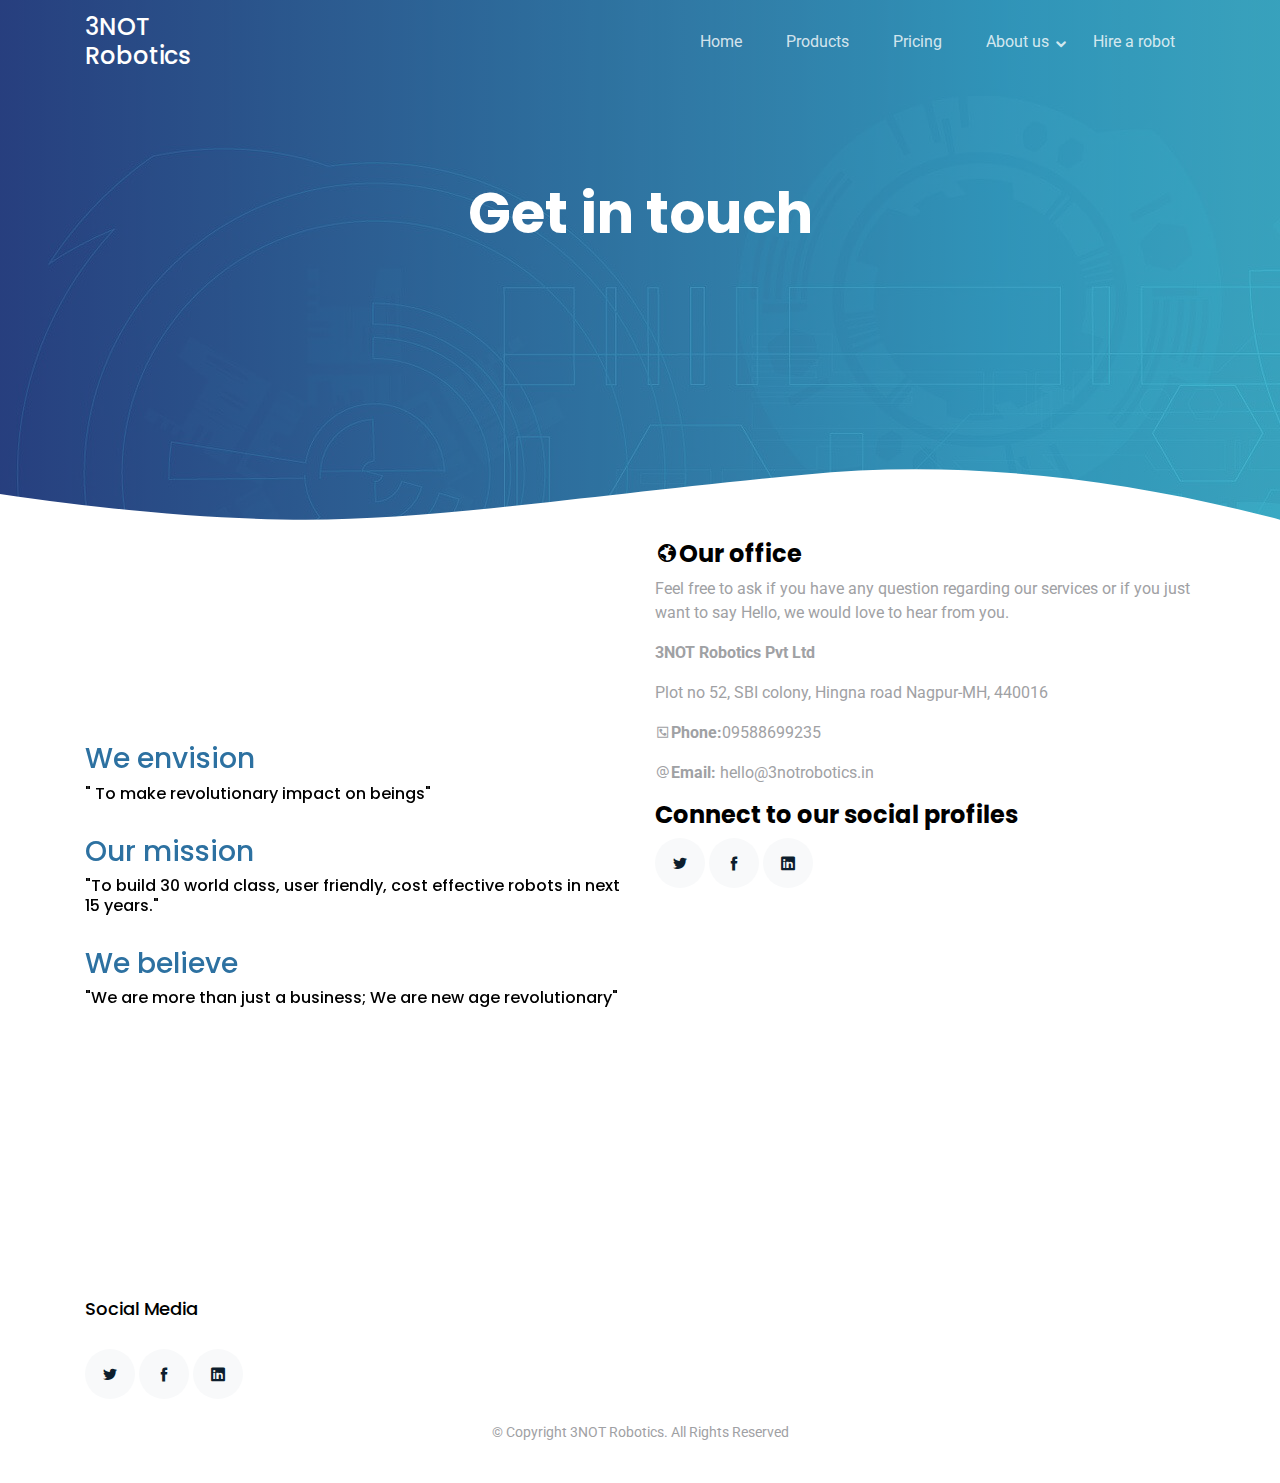
<file: contact.html>
<!DOCTYPE html>
<html lang="en">

<head>
  <meta charset="utf-8">
  <title>Contact-3NOT Robotics</title>
  <meta content="width=device-width, initial-scale=1.0" name="viewport">
  <meta content="" name="keywords">
  <meta content="" name="description">
<!-- Favicons -->
<link href="img/3not-logo.ico" rel="icon">
<link href="img/3not-logo.ico" rel="3not-icon">

  <!-- Google Fonts -->
  <link href="https://fonts.googleapis.com/css?family=Poppins:300,400,700|Roboto:300,400,700&display=swap"
    rel="stylesheet">

  <!-- Bootstrap CSS File -->
  <link href="vendor/bootstrap/css/bootstrap.min.css" rel="stylesheet">

  <!-- Vendor CSS Files -->
  <link href="vendor/icofont/icofont.min.css" rel="stylesheet">
  <link href="vendor/line-awesome/css/line-awesome.min.css" rel="stylesheet">
  <link href="vendor/aos/aos.css" rel="stylesheet">
  <link href="vendor/owlcarousel/assets/owl.carousel.min.css" rel="stylesheet">

  <!-- Template Main CSS File -->
  <link href="css/style.css" rel="stylesheet">


</head>

<body>

  <div class="site-wrap">

    <div class="site-mobile-menu site-navbar-target">
      <div class="site-mobile-menu-header">
        <div class="site-mobile-menu-close mt-3">
          <span class="icon-close2 js-menu-toggle"></span>
        </div>
      </div>
      <div class="site-mobile-menu-body"></div>
    </div>

    <header class="site-navbar js-sticky-header site-navbar-target" role="banner">

      <div class="container">
        <div class="row align-items-center">

          <div class="col-6 col-lg-2">
            <h1 class="mb-0 site-logo"><a href="index.html" class="mb-0">3NOT Robotics</a></h1>
          </div>

          <div class="col-12 col-md-10 d-none d-lg-block">
            <nav class="site-navigation position-relative text-right" role="navigation">

              <ul class="site-menu main-menu js-clone-nav mr-auto d-none d-lg-block">
                <li><a href="index.html" class="nav-link">Home</a></li>
                <li><a href="products.html" class="nav-link">Products</a></li>
                <li><a href="pricing.html" class="nav-link">Pricing</a></li>

                <li class="has-children">
                  <a href="#" class="nav-link">About us</a>
                  <ul class="dropdown">
                    <li><a href="gallery.html" class="nav-link">Gallery</a></li>
                    <li class="active"><a href="contact.html" class="nav-link">Contact</a></li>
                    <li><a href="team.html" class="nav-link">Team</a></li>
                    <li><a href="https://www.linkedin.com/company/3-not/?viewAsMember=true" target="-blank"
                        class="nav-link">News</a></li>
                  </ul>
                </li>
                <li><a href="hirearobot.html" class="nav-link">Hire a robot</a></li>
              </ul>
            </nav>
          </div>


          <div class="col-6 d-inline-block d-lg-none ml-md-0 py-3" style="position: relative; top: 3px;">

            <a href="#" class="burger site-menu-toggle js-menu-toggle" data-toggle="collapse"
              data-target="#main-navbar">
              <span></span>
            </a>
          </div>

        </div>
      </div>

    </header>


    <main id="main">
      <div class="hero-section inner-page">
        <div class="wave">

          <svg width="1920px" height="265px" viewBox="0 0 1920 265" version="1.1" xmlns="http://www.w3.org/2000/svg"
            xmlns:xlink="http://www.w3.org/1999/xlink">
            <g id="Page-1" stroke="none" stroke-width="1" fill="none" fill-rule="evenodd">
              <g id="Apple-TV" transform="translate(0.000000, -402.000000)" fill="#FFFFFF">
                <path
                  d="M0,439.134243 C175.04074,464.89273 327.944386,477.771974 458.710937,477.771974 C654.860765,477.771974 870.645295,442.632362 1205.9828,410.192501 C1429.54114,388.565926 1667.54687,411.092417 1920,477.771974 L1920,667 L1017.15166,667 L0,667 L0,439.134243 Z"
                  id="Path"></path>
              </g>
            </g>
          </svg>

        </div>

        <div class="container">
          <div class="row align-items-center">
            <div class="col-12">
              <div class="row justify-content-center">
                <div class="col-md-7 text-center hero-text">
                  <h1 data-aos="fade-up" data-aos-delay="">Get in touch</h1>

                </div>
              </div>
            </div>
          </div>
        </div>

      </div>

      <div class="container">
        <div class="row align-items-center">
          <div class="col-12">
            <div class="row justify-content-center">
              <div class="col-md-7 text-center hero-text">


              </div>
            </div>
          </div>
        </div>
      </div>

      <div class="container">

        <div class="row align-items-center">
          <div class="col-md-6" data-aos="fade-right">
            <h3 class="text-primary">We envision</h3>
            <h6>" To make revolutionary impact on beings"</h6>
            <br>
            <h3 class="text-primary">Our mission</h3>
            <h6>"To build 30 world class, user friendly, cost effective robots in next 15 years." </h6>
            <br>
            <h3 class="text-primary">We believe</h3>
            <h6>"We are more than just a business; We are new age revolutionary"</h6>
          </div>
          <div class="col-md-6 ml-auto order-2">

            <h4><i class="icon la la-globe"></i><strong>Our office</strong></h4>
            <p>
              Feel free to ask if you have any question regarding our services or if you just want to say Hello, we
              would love to hear from you.
            </p>
            <div class="dotted_line">

              <p>
                <strong>3NOT Robotics Pvt Ltd</strong>
              </p>
              <p>
                Plot no 52, SBI colony, Hingna road Nagpur-MH, 440016
              </p>
              <p>
                <span><i class="icon la la-phone-square"></i><strong>Phone:</strong>09588699235</span>
              </p>

              <p>
                <span><i class="icon la la-at"></i><strong>Email:</strong> hello@3notrobotics.in</span>
              </p>
              <div class="dotted_line">
              </div>

              <h4><i class="icon-group"></i><strong>Connect to our social profiles</strong></h4>
              <div>
                <p class="social">
                  <a href="https://twitter.com/3notRobotics?s=20"><span class="icofont-twitter"></span></a>
                  <a href="#"><span class="icofont-facebook"></span></a>
                  <a href="https://www.linkedin.com/company/3-not/?viewAsMember=true"><span
                      class="icofont-linkedin"></span></a>

                </p>

              </div>
              <div>
                <iframe
                  src="https://www.google.com/maps/embed?pb=!1m18!1m12!1m3!1d3721.80550881301!2d79.01838885010442!3d21.120318785879917!2m3!1f0!2f0!3f0!3m2!1i1024!2i768!4f13.1!3m3!1m2!1s0x0%3A0x0!2s21.1203188%2C79.0205829!5e0!3m2!1sen!2sin!4v1563451363714!5m2!1sen!2sin"
                  width="100%" height="300" frameborder="0" style="border:0" allowfullscreen></iframe>
              </div>
            </div>
          </div>
        </div>
      </div>
  </div>

  </div>
  </div>

  </main>
  <footer class="footer" role="contentinfo">
    <div class="container">
      <div class="row">
        <div class="col-md-4 mb-4 mb-md-0">
          <h3>Social Media</h3>
          <div>
            <p class="social">
              <a href="https://twitter.com/3notRobotics?s=20"><span class="icofont-twitter"></span></a>
              <a href="#"><span class="icofont-facebook"></span></a>
              <a href="https://www.linkedin.com/company/3-not/?viewAsMember=true"><span
                  class="icofont-linkedin"></span></a>
            </p>

          </div>
        </div>

      </div>
      <div class="row justify-content-center text-center">
        <div class="col-md-7">
          <p class="copyright">&copy; Copyright 3NOT Robotics. All Rights Reserved</p>

        </div>
      </div>

    </div>
  </footer></div> <!-- .site-wrap -->

  <!-- Vendor JS Files -->
  <script src="vendor/jquery/jquery.min.js"></script>
  <script src="vendor/jquery/jquery-migrate.min.js"></script>
  <script src="vendor/bootstrap/js/bootstrap.min.js"></script>
  <script src="vendor/easing/easing.min.js"></script>
  <script src="vendor/php-email-form/validate.js"></script>
  <script src="vendor/sticky/sticky.js"></script>
  <script src="vendor/aos/aos.js"></script>
  <script src="vendor/owlcarousel/owl.carousel.min.js"></script>

  <!-- Template Main JS File -->
  <script src="js/main.js"></script>

</body>

</html>
</file>
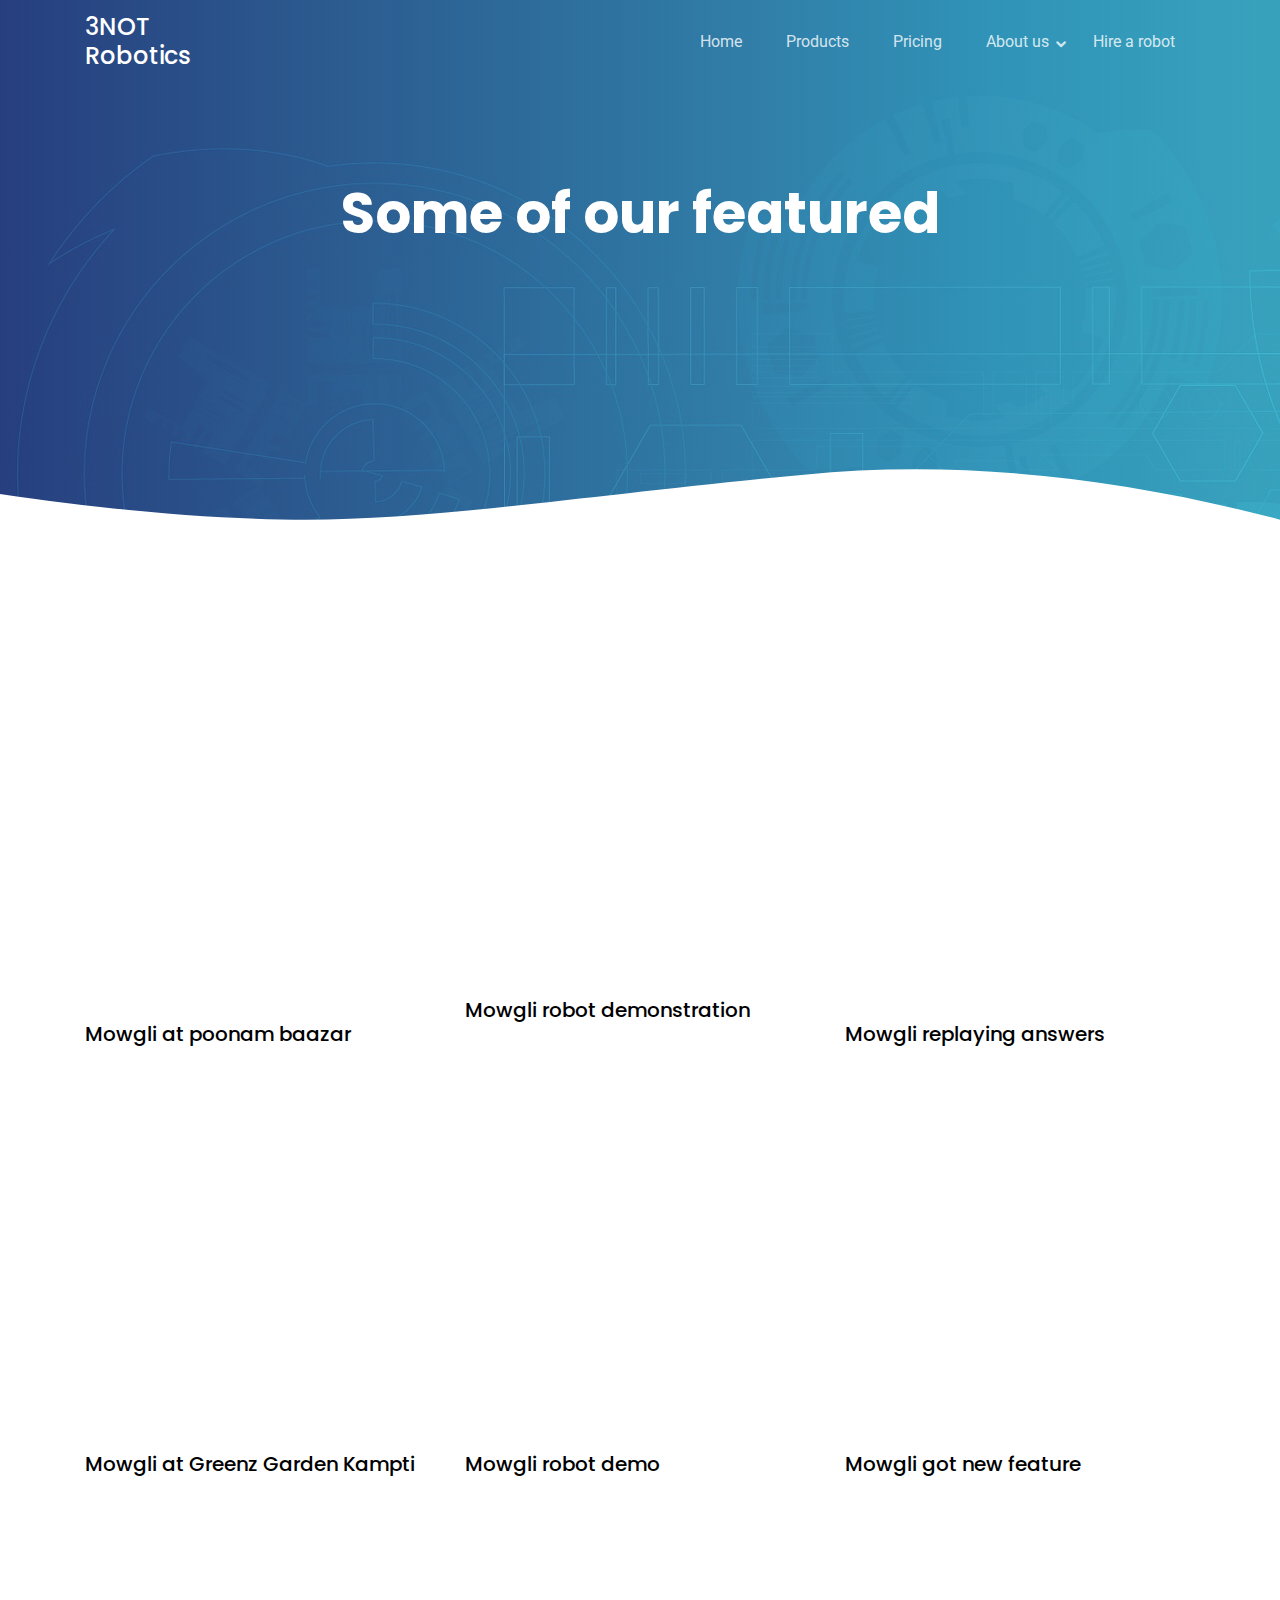
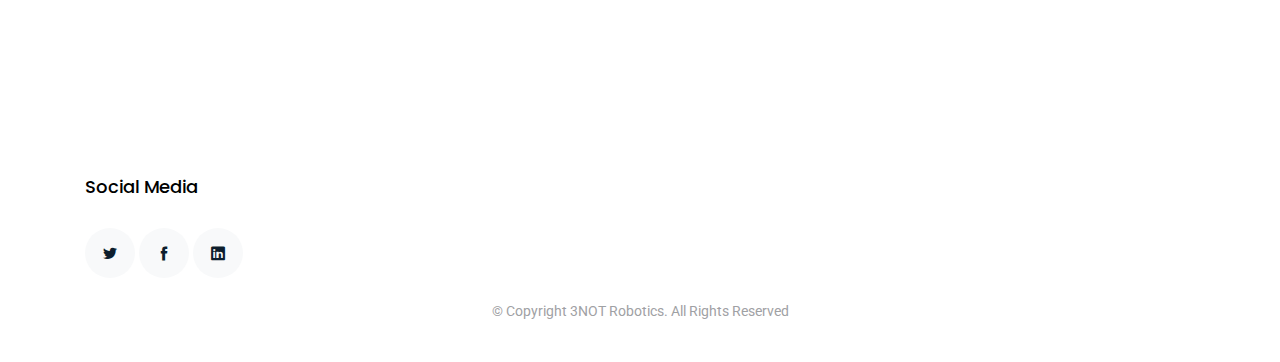
<file: gallery.html>
<!DOCTYPE html>
<html lang="en">

<head>
  <meta charset="utf-8">
  <title>Gallery-3NOT Robotics</title>
  <meta content="width=device-width, initial-scale=1.0" name="viewport">
  <meta content="" name="keywords">
  <meta content="" name="description">

  <!-- Favicons -->
  <link href="img/3not-logo.ico" rel="icon">
  <link href="img/3not-logo.ico" rel="3not-icon">

  <!-- Google Fonts -->
  <link href="https://fonts.googleapis.com/css?family=Poppins:300,400,700|Roboto:300,400,700&display=swap"
    rel="stylesheet">

  <!-- Bootstrap CSS File -->
  <link href="vendor/bootstrap/css/bootstrap.min.css" rel="stylesheet">

  <!-- Vendor CSS Files -->
  <link href="vendor/icofont/icofont.min.css" rel="stylesheet">
  <link href="vendor/line-awesome/css/line-awesome.min.css" rel="stylesheet">
  <link href="vendor/aos/aos.css" rel="stylesheet">
  <link href="vendor/owlcarousel/assets/owl.carousel.min.css" rel="stylesheet">

  <!-- Template Main CSS File -->
  <link href="css/style.css" rel="stylesheet">

  <!-- =======================================================
    Template Name: SoftLand
    Template URL: https://bootstrapmade.com/softland-bootstrap-app-landing-page-template/
    Author: BootstrapMade.com
    Author URL: https://bootstrapmade.com/
  ======================================================= -->
</head>

<body>

  <div class="site-wrap">

    <div class="site-mobile-menu site-navbar-target">
      <div class="site-mobile-menu-header">
        <div class="site-mobile-menu-close mt-3">
          <span class="icofont-close js-menu-toggle"></span>
        </div>
      </div>
      <div class="site-mobile-menu-body"></div>
    </div>

    <header class="site-navbar js-sticky-header site-navbar-target" role="banner">

      <div class="container">
        <div class="row align-items-center">

          <div class="col-6 col-lg-2">
            <h1 class="mb-0 site-logo"><a href="index.html" class="mb-0">3NOT Robotics</a></h1>
          </div>

          <div class="col-12 col-md-10 d-none d-lg-block">
            <nav class="site-navigation position-relative text-right" role="navigation">

              <ul class="site-menu main-menu js-clone-nav mr-auto d-none d-lg-block">
                <li><a href="index.html" class="nav-link">Home</a></li>
                <li><a href="products.html" class="nav-link">Products</a></li>
                <li><a href="pricing.html" class="nav-link">Pricing</a></li>

                <li class="has-children">
                  <a href="#" class="nav-link">About us</a>
                  <ul class="dropdown">
                    <li><a href="gallery.html" class="active" class="nav-link">Gallery</a></li>
                    <li><a href="contact.html" class="nav-link">Contact</a></li>
                    <li><a href="team.html" class="nav-link">Team</a></li>
                    <li><a href="https://www.linkedin.com/company/3-not/?viewAsMember=true" class="nav-link">News</a>
                    </li>
                  </ul>
                </li>
                <li><a href="hirearobot.html" class="nav-link">Hire a robot</a></li>
              </ul>
            </nav>
          </div>

          <div class="col-6 d-inline-block d-lg-none ml-md-0 py-3" style="position: relative; top: 3px;">

            <a href="#" class="burger site-menu-toggle js-menu-toggle" data-toggle="collapse"
              data-target="#main-navbar">
              <span></span>
            </a>
          </div>

        </div>
      </div>

    </header>


    <main id="main">
      <div class="hero-section inner-page">
        <div class="wave">

          <svg width="1920px" height="265px" viewBox="0 0 1920 265" version="1.1" xmlns="http://www.w3.org/2000/svg"
            xmlns:xlink="http://www.w3.org/1999/xlink">
            <g id="Page-1" stroke="none" stroke-width="1" fill="none" fill-rule="evenodd">
              <g id="Apple-TV" transform="translate(0.000000, -402.000000)" fill="#FFFFFF">
                <path
                  d="M0,439.134243 C175.04074,464.89273 327.944386,477.771974 458.710937,477.771974 C654.860765,477.771974 870.645295,442.632362 1205.9828,410.192501 C1429.54114,388.565926 1667.54687,411.092417 1920,477.771974 L1920,667 L1017.15166,667 L0,667 L0,439.134243 Z"
                  id="Path"></path>
              </g>
            </g>
          </svg>

        </div>

        <div class="container">
          <div class="row align-items-center">
            <div class="col-12">
              <div class="row justify-content-center">
                <div class="col-md-7 text-center hero-text">
                  <h1 data-aos="fade-up" data-aos-delay="">Some of our featured</h1>
                </div>
              </div>
            </div>
          </div>
        </div>

      </div>



      <div class="site-section">
        <div class="container">
          <div class="row mb-5">
            <div class="col-md-4">
              <div class="post-entry">
                <a href="blog-single.html" class="d-block mb-4">
                  <br>
                  <iframe width="100%" height="315" src="https://www.youtube.com/embed/j-i31cAx9KM" frameborder="0"
                    allow="accelerometer; autoplay; encrypted-media; gyroscope; picture-in-picture"
                    allowfullscreen></iframe></a>
                <div class="post-text">
                  <h3><a href="#">Mowgli at poonam baazar</a></h3>
                </div>
              </div>
            </div>
            <div class="col-md-4">
              <div class="post-entry">
                <a href="blog-single.html" class="d-block mb-4"></a>
                <iframe width="100%" height="315" src="https://www.youtube.com/embed/BcdkTfeKXG8" frameborder="0"
                  allow="accelerometer; autoplay; encrypted-media; gyroscope; picture-in-picture"
                  allowfullscreen></iframe></a>
                <div class="post-text">
                  <h3><a href="#">Mowgli robot demonstration</a></h3>
                </div>
              </div>
            </div>
            <div class="col-md-4">
              <div class="post-entry">
                <a href="blog-single.html" class="d-block mb-4">
                  <br>
                  <iframe width="100%" height="315" src="https://www.youtube.com/embed/jGikIeVQJUE" frameborder="0"
                    allow="accelerometer; autoplay; encrypted-media; gyroscope; picture-in-picture"
                    allowfullscreen></iframe>
                </a>
                <div class="post-text">
                  <h3><a href="#">Mowgli replaying answers</a></h3>
                </div>
              </div>
            </div>

            <div class="col-md-4">
              <div class="post-entry">
                <a href="blog-single.html" class="d-block mb-4">
                  <iframe width="100%" height="315" src="https://www.youtube.com/embed/_izn4R3NJVc" frameborder="0"
                    allow="accelerometer; autoplay; encrypted-media; gyroscope; picture-in-picture"
                    allowfullscreen></iframe>
                </a>
                <div class="post-text">
                  <h3><a href="#">Mowgli at Greenz Garden Kampti</a></h3>
                </div>
              </div>
            </div>
            <div class="col-md-4">
              <div class="post-entry">
                <a href="blog-single.html" class="d-block mb-4">
                  <iframe width="100%" height="315" src="https://www.youtube.com/embed/v6ceO0R0m4Q" frameborder="0"
                    allow="accelerometer; autoplay; encrypted-media; gyroscope; picture-in-picture"
                    allowfullscreen></iframe>
                </a>
                <div class="post-text">
                  <h3><a href="#">Mowgli robot demo</a></h3>
                </div>
              </div>
            </div>
            <div class="col-md-4">
              <div class="post-entry">
                <a href="blog-single.html" class="d-block mb-4">
                  <iframe width="100%" height="315" src="https://www.youtube.com/embed/GONnywHtuBc" frameborder="0"
                    allow="accelerometer; autoplay; encrypted-media; gyroscope; picture-in-picture"
                    allowfullscreen></iframe>
                </a>
                <div class="post-text">
                  <h3><a href="#">Mowgli got new feature</a></h3>
                </div>
              </div>
            </div>

          </div>


        </div>
      </div>


    </main>
    <footer class="footer" role="contentinfo">
      <div class="container">
        <div class="row">
          <div class="col-md-4 mb-4 mb-md-0">
            <h3>Social Media</h3>
            <div>
              <p class="social">
                <a href="https://twitter.com/3notRobotics?s=20"><span class="icofont-twitter"></span></a>
                <a href="#"><span class="icofont-facebook"></span></a>
                <a href="https://www.linkedin.com/company/3-not/?viewAsMember=true"><span
                    class="icofont-linkedin"></span></a>
              </p>

            </div>
          </div>

        </div>
        <div class="row justify-content-center text-center">
          <div class="col-md-7">
            <p class="copyright">&copy; Copyright 3NOT Robotics. All Rights Reserved</p>

          </div>
        </div>

      </div>
    </footer></div> <!-- .site-wrap -->

  <!-- Vendor JS Files -->
  <script src="vendor/jquery/jquery.min.js"></script>
  <script src="vendor/jquery/jquery-migrate.min.js"></script>
  <script src="vendor/bootstrap/js/bootstrap.min.js"></script>
  <script src="vendor/easing/easing.min.js"></script>
  <script src="vendor/php-email-form/validate.js"></script>
  <script src="vendor/sticky/sticky.js"></script>
  <script src="vendor/aos/aos.js"></script>
  <script src="vendor/owlcarousel/owl.carousel.min.js"></script>

  <!-- Template Main JS File -->
  <script src="js/main.js"></script>

</body>

</html>
</file>
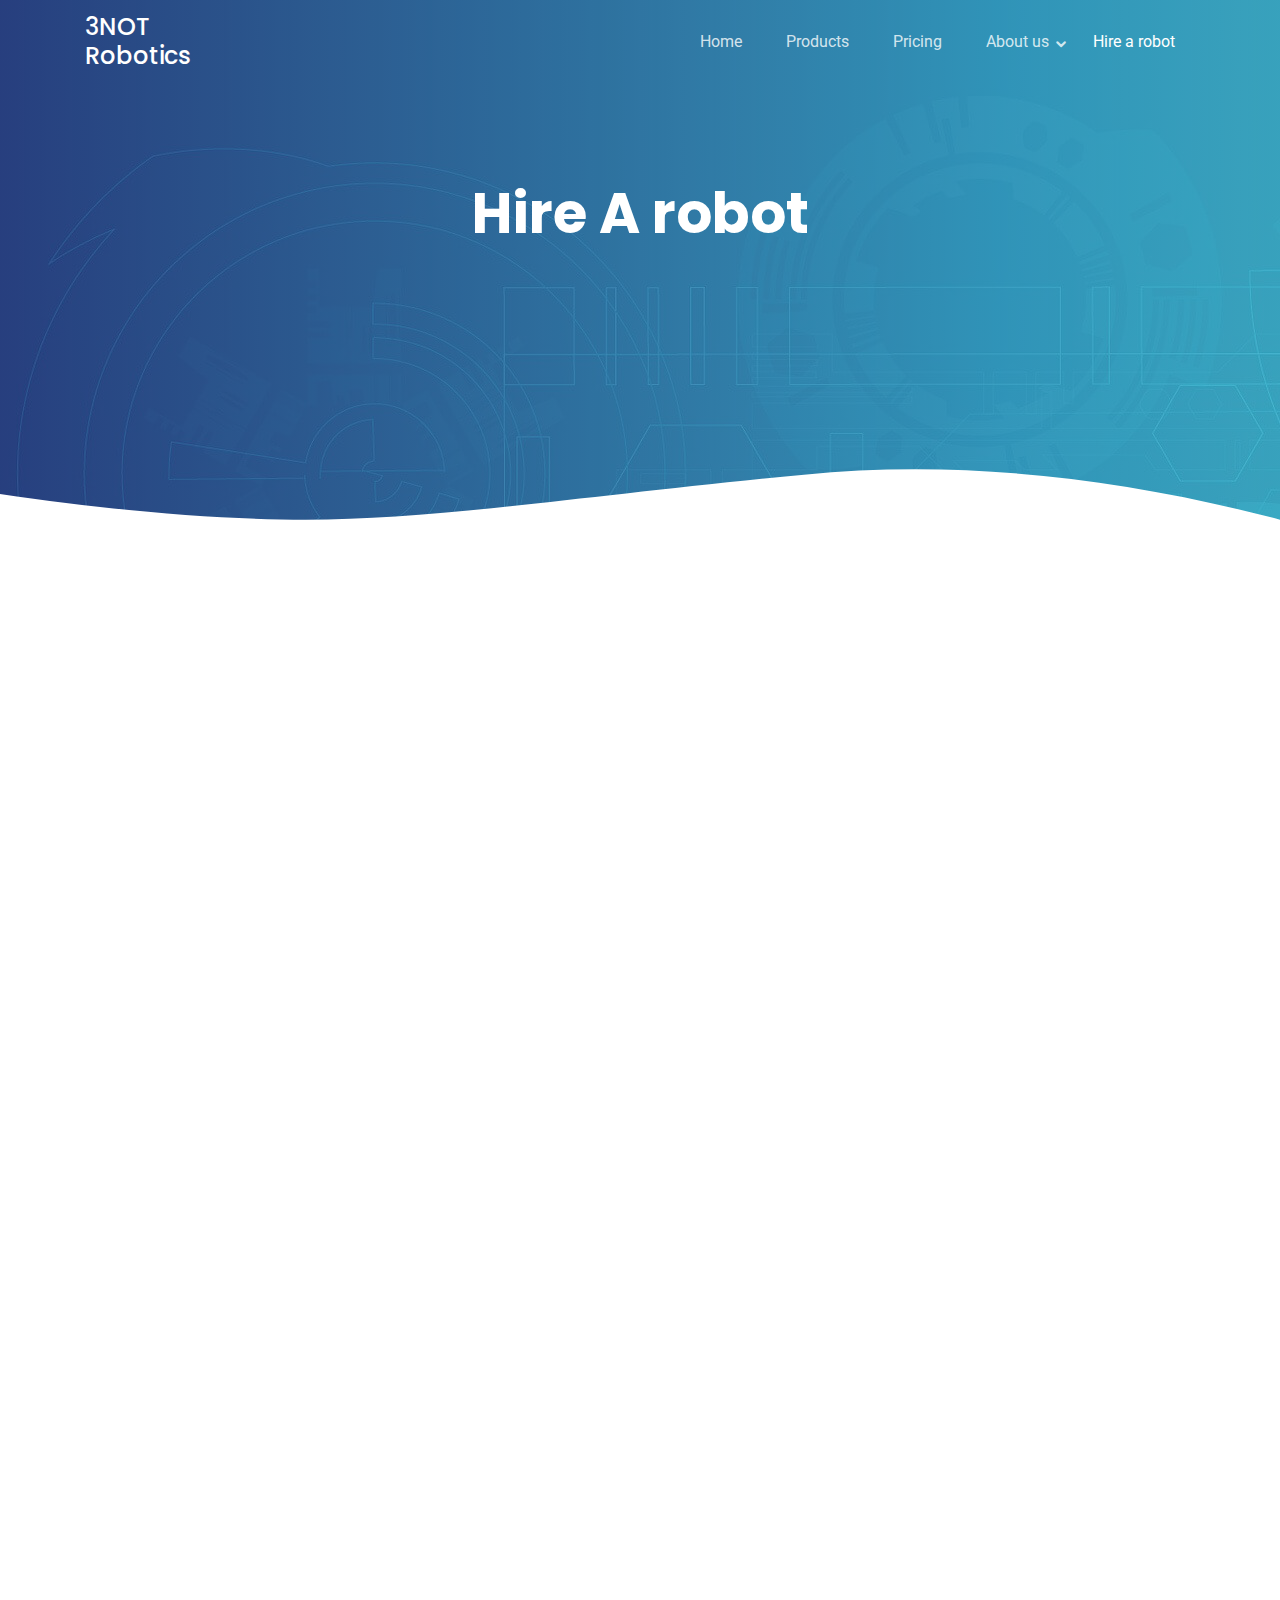
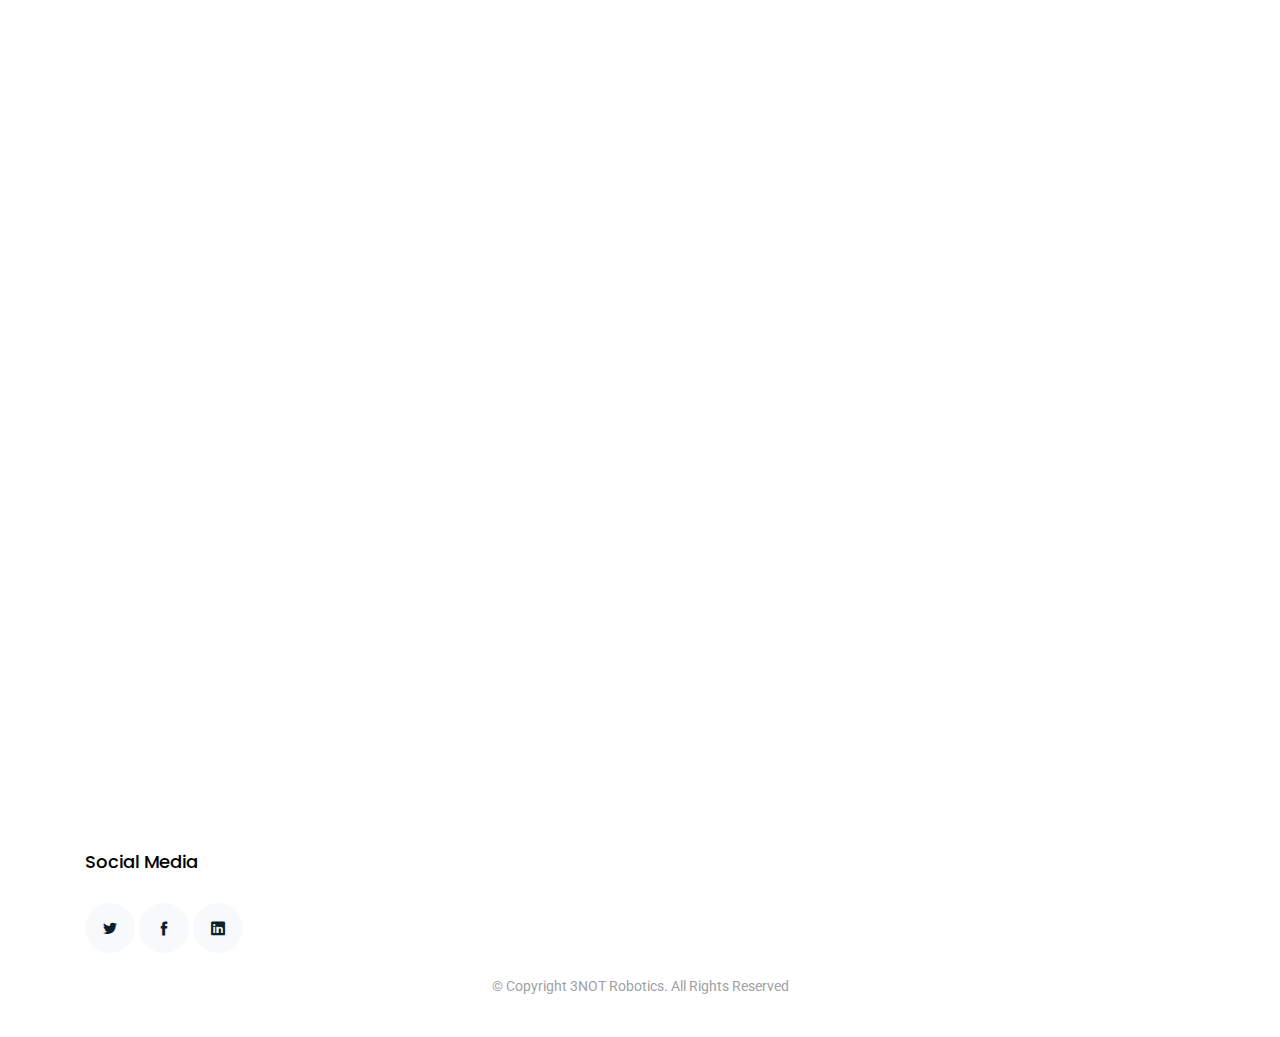
<file: hirearobot.html>
<!DOCTYPE html>
<html lang="en">

<head>
  <meta charset="utf-8">
  <title>HireRobot-3NOT Robotics</title>
  <meta content="width=device-width, initial-scale=1.0" name="viewport">
  <meta content="" name="keywords">
  <meta content="" name="description">

 <!-- Favicons -->
 <link href="img/3not-logo.ico" rel="icon">
 <link href="img/3not-logo.ico" rel="3not-icon">
  <!-- Google Fonts -->
  <link href="https://fonts.googleapis.com/css?family=Poppins:300,400,700|Roboto:300,400,700&display=swap"
    rel="stylesheet">

  <!-- Bootstrap CSS File -->
  <link href="vendor/bootstrap/css/bootstrap.min.css" rel="stylesheet">

  <!-- Vendor CSS Files -->
  <link href="vendor/icofont/icofont.min.css" rel="stylesheet">
  <link href="vendor/line-awesome/css/line-awesome.min.css" rel="stylesheet">
  <link href="vendor/aos/aos.css" rel="stylesheet">
  <link href="vendor/owlcarousel/assets/owl.carousel.min.css" rel="stylesheet">

  <!-- Template Main CSS File -->
  <link href="css/style.css" rel="stylesheet">


</head>

<body>

  <div class="site-wrap">

    <div class="site-mobile-menu site-navbar-target">
      <div class="site-mobile-menu-header">
        <div class="site-mobile-menu-close mt-3">
          <span class="icofont-close js-menu-toggle"></span>
        </div>
      </div>
      <div class="site-mobile-menu-body"></div>
    </div>

    <header class="site-navbar js-sticky-header site-navbar-target" role="banner">

      <div class="container">
        <div class="row align-items-center">

          <div class="col-6 col-lg-2">
            <h1 class="mb-0 site-logo"><a href="index.html" class="mb-0">3NOT Robotics</a></h1>
          </div>

          <div class="col-12 col-md-10 d-none d-lg-block">
            <nav class="site-navigation position-relative text-right" role="navigation">

              <ul class="site-menu main-menu js-clone-nav mr-auto d-none d-lg-block">
                <li><a href="index.html" class="nav-link">Home</a></li>
                <li><a href="products.html" class="nav-link">Products</a></li>
                <li><a href="pricing.html" class="nav-link">Pricing</a></li>

                <li class="has-children">
                  <a href="" class="nav-link">About us</a>
                  <ul class="dropdown">
                    <li><a href="gallery.html" class="nav-link">Gallery</a></li>
                    <li><a href="contact.html" class="nav-link">Contact</a></li>
                    <li><a href="team.html" class="nav-link">Team</a></li>
                    <li><a href="https://www.linkedin.com/company/3-not/?viewAsMember=true" target="-blank"
                        class="nav-link">News</a></li>
                  </ul>
                </li>
                <li class="active"><a href="hirearobot.html" class="nav-link">Hire a robot</a></li>
              </ul>
            </nav>
          </div>


          <div class="col-6 d-inline-block d-lg-none ml-md-0 py-3" style="position: relative; top: 3px;">

            <a href="#" class="burger site-menu-toggle js-menu-toggle" data-toggle="collapse"
              data-target="#main-navbar">
              <span></span>
            </a>
          </div>

        </div>
      </div>

    </header>


    <main id="main">
      <div class="hero-section inner-page">
        <div class="wave">

          <svg width="1920px" height="265px" viewBox="0 0 1920 265" version="1.1">
            <g id="Page-1" stroke="none" stroke-width="1" fill="none" fill-rule="evenodd">
              <g id="Apple-TV" transform="translate(0.000000, -402.000000)" fill="#FFFFFF">
                <path
                  d="M0,439.134243 C175.04074,464.89273 327.944386,477.771974 458.710937,477.771974 C654.860765,477.771974 870.645295,442.632362 1205.9828,410.192501 C1429.54114,388.565926 1667.54687,411.092417 1920,477.771974 L1920,667 L1017.15166,667 L0,667 L0,439.134243 Z"
                  id="Path"></path>
              </g>
            </g>
          </svg>

        </div>

        <div class="container">
          <div class="row align-items-center">
            <div class="col-12">
              <div class="row justify-content-center">
                <div class="col-md-10 text-center hero-text">
                  <h1 data-aos="fade-up" data-aos-delay="">Hire A robot</h1>
                </div>
              </div>
            </div>
          </div>
        </div>

      </div>



      <section class="site-section">
        <div class="container">
          <div class="row">
            <div class="col-12">
              <div class="aligncenter">
                <iframe
                  src="https://docs.google.com/forms/d/e/1FAIpQLScVCzCOgCjOhV8h8XqsTqYBXmIu_jz_P-XyDLqyJnkC9p96Qg/viewform?embedded=true"
                  width="100%" height="1600px" frameborder="0" marginheight="0" marginwidth="0">Loading…</iframe>
              </div>
            </div>
          </div>
        </div>

      </section>





    </main>
    <footer class="footer" role="contentinfo">
      <div class="container">
        <div class="row">
          <div class="col-md-4 mb-4 mb-md-0">
            <h3>Social Media</h3>
            <div>
              <p class="social">
                <a href="https://twitter.com/3notRobotics?s=20"><span class="icofont-twitter"></span></a>
                <a href="#"><span class="icofont-facebook"></span></a>
                <a href="https://www.linkedin.com/company/3-not/?viewAsMember=true"><span
                    class="icofont-linkedin"></span></a>
              </p>

            </div>
          </div>

        </div>
        <div class="row justify-content-center text-center">
          <div class="col-md-7">
            <p class="copyright">&copy; Copyright 3NOT Robotics. All Rights Reserved</p>

          </div>
        </div>

      </div>
    </footer></div> <!-- .site-wrap -->

  <!-- Vendor JS Files -->
  <script src="vendor/jquery/jquery.min.js"></script>
  <script src="vendor/jquery/jquery-migrate.min.js"></script>
  <script src="vendor/bootstrap/js/bootstrap.min.js"></script>
  <script src="vendor/easing/easing.min.js"></script>
  <script src="vendor/php-email-form/validate.js"></script>
  <script src="vendor/sticky/sticky.js"></script>
  <script src="vendor/aos/aos.js"></script>
  <script src="vendor/owlcarousel/owl.carousel.min.js"></script>

  <!-- Template Main JS File -->
  <script src="js/main.js"></script>

</body>

</html>
</file>
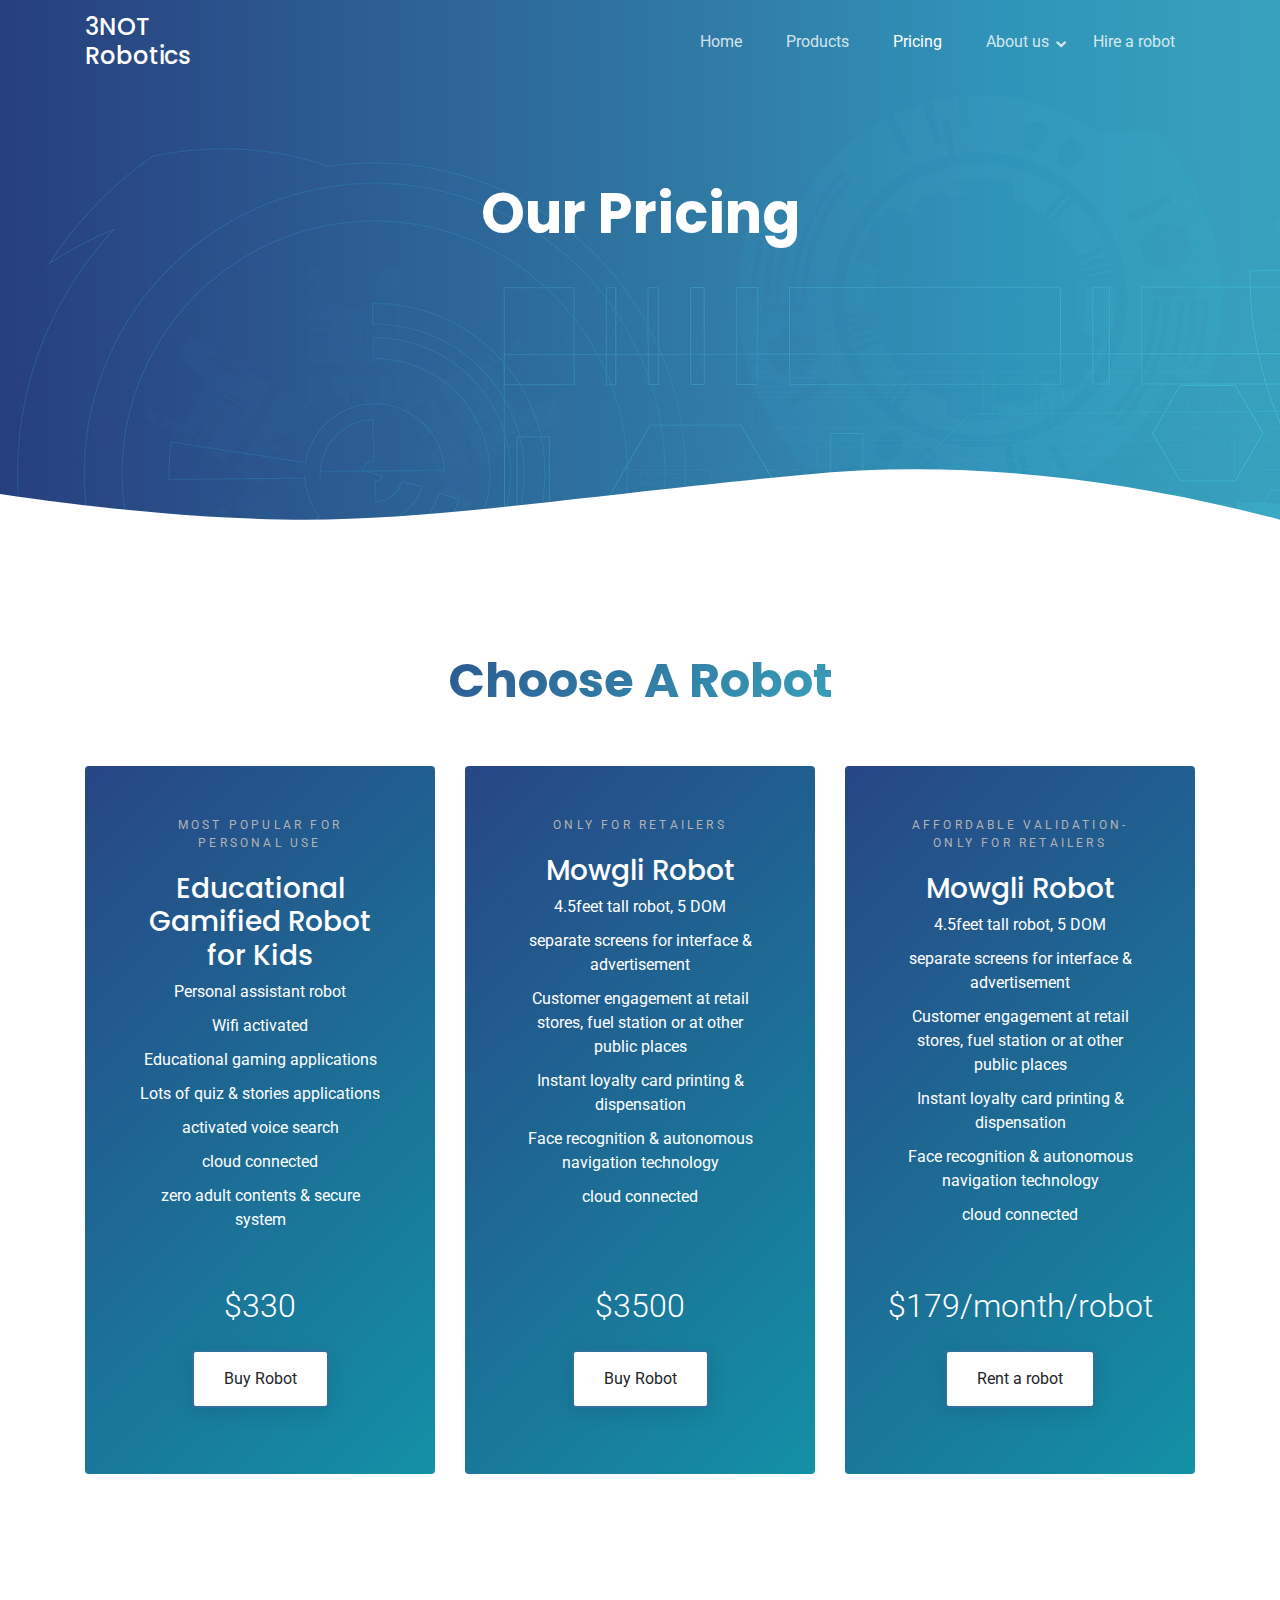
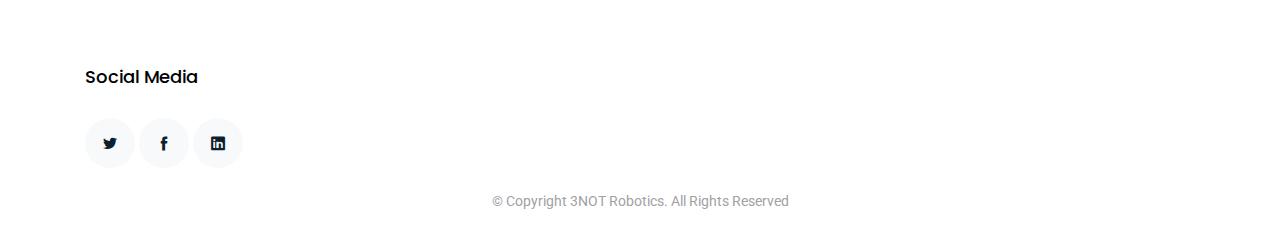
<file: pricing.html>
<!DOCTYPE html>
<html lang="en">
<head>
  <meta charset="utf-8">
  <title>Pricing - 3NOT Robotics</title>
  <meta content="width=device-width, initial-scale=1.0" name="viewport">
  <meta content="" name="keywords">
  <meta content="" name="description">

 <!-- Favicons -->
 <link href="img/3not-logo.ico" rel="icon">
 <link href="img/3not-logo.ico" rel="3not-icon">
  <!-- Google Fonts -->
  <link href="https://fonts.googleapis.com/css?family=Poppins:300,400,700|Roboto:300,400,700&display=swap" rel="stylesheet">

  <!-- Bootstrap CSS File -->
  <link href="vendor/bootstrap/css/bootstrap.min.css" rel="stylesheet">

  <!-- Vendor CSS Files -->
  <link href="vendor/icofont/icofont.min.css" rel="stylesheet">
  <link href="vendor/line-awesome/css/line-awesome.min.css" rel="stylesheet">
  <link href="vendor/aos/aos.css" rel="stylesheet">
  <link href="vendor/owlcarousel/assets/owl.carousel.min.css" rel="stylesheet">

  <!-- Template Main CSS File -->
  <link href="css/style.css" rel="stylesheet">

  </head>

<body>
    
  <div class="site-wrap">

    <div class="site-mobile-menu site-navbar-target">
      <div class="site-mobile-menu-header">
        <div class="site-mobile-menu-close mt-3">
          <span class="icofont-close js-menu-toggle"></span>
        </div>
      </div>
      <div class="site-mobile-menu-body"></div>
    </div>

    <header class="site-navbar js-sticky-header site-navbar-target" role="banner" >

      <div class="container">
        <div class="row align-items-center">

          <div class="col-6 col-lg-2">
            <h1 class="mb-0 site-logo"><a href="index.html" class="mb-0">3NOT Robotics</a></h1>
          </div>

          <div class="col-12 col-md-10 d-none d-lg-block">
            <nav class="site-navigation position-relative text-right" role="navigation">

              <ul class="site-menu main-menu js-clone-nav mr-auto d-none d-lg-block">
                <li ><a href="index.html" class="nav-link">Home</a></li>
                <li><a href="products.html" class="nav-link">Products</a></li>
                <li class="active"><a href="pricing.html" class="nav-link">Pricing</a></li>

                <li class="has-children">
                  <a href="#" class="nav-link">About us</a>
                  <ul class="dropdown">
                    <li><a href="gallery.html" class="nav-link">Gallery</a></li>
                    <li><a href="contact.html" class="nav-link">Contact</a></li>
                    <li><a href="team.html" class="nav-link">Team</a></li>
                    <li><a href="https://www.linkedin.com/company/3-not/?viewAsMember=true" target="-blank" class="nav-link">News</a></li>
                  </ul>
                </li>
                <li><a href="hirearobot.html" class="nav-link">Hire a robot</a></li>
              </ul>
            </nav>
          </div>


          <div class="col-6 d-inline-block d-lg-none ml-md-0 py-3" style="position: relative; top: 3px;">

            <a href="#" class="burger site-menu-toggle js-menu-toggle" data-toggle="collapse"
              data-target="#main-navbar">
              <span></span>
            </a>
          </div>

    
        </div>
      </div>
      
    </header>


    <main id="main">
      <div class="hero-section inner-page">
        <div class="wave">
          
          <svg width="1920px" height="265px" viewBox="0 0 1920 265" version="1.1" >
              <g id="Page-1" stroke="none" stroke-width="1" fill="none" fill-rule="evenodd">
                  <g id="Apple-TV" transform="translate(0.000000, -402.000000)" fill="#FFFFFF">
                      <path d="M0,439.134243 C175.04074,464.89273 327.944386,477.771974 458.710937,477.771974 C654.860765,477.771974 870.645295,442.632362 1205.9828,410.192501 C1429.54114,388.565926 1667.54687,411.092417 1920,477.771974 L1920,667 L1017.15166,667 L0,667 L0,439.134243 Z" id="Path"></path>
                  </g>
              </g>
          </svg>

        </div>

        <div class="container">
          <div class="row align-items-center">
            <div class="col-12">
              <div class="row justify-content-center">
                <div class="col-md-7 text-center hero-text">
                  <h1 data-aos="fade-up" data-aos-delay="">Our Pricing</h1>
                </div>
              </div>
            </div>
          </div>
        </div>
        
      </div>

      

      <div class="site-section">
        <div class="container">
          
          <div class="row justify-content-center text-center">
            <div class="col-md-7 mb-5">
              <h2 class="section-heading">Choose A Robot</h2>
            </div>
          </div>
          <div class="row align-items-stretch">

            <div class="col-lg-4 mb-4 mb-lg-0">
              <div class="pricing h-100 text-center popular">
                <span class="popularity">Most Popular for Personal use</span>
                <h3>Educational Gamified Robot for Kids</h3>
                <ul class="list-unstyled">
                  <li>Personal assistant robot</li>
                  <li>Wifi activated</li>
                  <li>Educational gaming applications</li>
                  <li>Lots of quiz & stories applications</li>
                  <li>activated voice search</li>
                  <li>cloud connected</li>
                  <li>zero adult contents & secure system</li>
                </ul>
                <div class="price-cta">
                  <strong class="price">$330</strong>
                  <p><a href="#" class="btn btn-white">Buy Robot</a></p>
                </div>
              </div>
            </div>
            <div class="col-lg-4 mb-4 mb-lg-0">
              <div class="pricing h-100 text-center popular">
              <span class="popularity">Only for retailers</span>

                <h3>Mowgli Robot</h3>
                <ul class="list-unstyled">
                  <li>4.5feet tall robot, 5 DOM</li>
                  <li>separate screens for interface & advertisement</li>
                  <li>Customer engagement at retail stores, fuel station or at other public places</li>
                  <li>Instant loyalty card printing & dispensation</li>
                  <li>Face recognition & autonomous navigation technology</li>
                  <li>cloud connected</li>

                </ul>
                <div class="price-cta">
                  <strong class="price">$3500</strong>
                  <p><a href="#" class="btn btn-white">Buy Robot</a></p>
                </div>
              </div>
            </div>
            <div class="col-lg-4 mb-4 mb-lg-0">
              <div class="pricing h-100 text-center popular">
                <span class="popularity">affordable validation-Only for retailers</span>
                <h3>Mowgli Robot</h3>
                <ul class="list-unstyled">
                    <li>4.5feet tall robot, 5 DOM</li>
                    <li>separate screens for interface & advertisement</li>
                    <li>Customer engagement at retail stores, fuel station or at other public places</li>
                    <li>Instant loyalty card printing & dispensation</li>
                    <li>Face recognition & autonomous navigation technology</li>
                    <li>cloud connected</li>
                </ul>
                <div class="price-cta">
                  <strong class="price">$179/month/robot</strong>
                  <p><a href="hirearobot.html" class="btn btn-white">Rent a robot</a></p>
                </div>
              </div>
            </div>
          </div>
        </div>
      </div>


    </main>
    <footer class="footer" role="contentinfo">
      <div class="container">
        <div class="row">
          <div class="col-md-4 mb-4 mb-md-0">
            <h3>Social Media</h3>
            <div>
              <p class="social">
                <a href="https://twitter.com/3notRobotics?s=20"><span class="icofont-twitter"></span></a>
                <a href="#"><span class="icofont-facebook"></span></a>
                <a href="https://www.linkedin.com/company/3-not/?viewAsMember=true"><span
                    class="icofont-linkedin"></span></a>
              </p>

            </div>
          </div>

        </div>
        <div class="row justify-content-center text-center">
          <div class="col-md-7">
            <p class="copyright">&copy; Copyright 3NOT Robotics. All Rights Reserved</p>

          </div>
        </div>

      </div>
    </footer>
 </div> <!-- .site-wrap -->
  
  <!-- Vendor JS Files -->
  <script src="vendor/jquery/jquery.min.js"></script>
  <script src="vendor/jquery/jquery-migrate.min.js"></script>
  <script src="vendor/bootstrap/js/bootstrap.min.js"></script>
  <script src="vendor/easing/easing.min.js"></script>
  <script src="vendor/php-email-form/validate.js"></script>
  <script src="vendor/sticky/sticky.js"></script>
  <script src="vendor/aos/aos.js"></script>
  <script src="vendor/owlcarousel/owl.carousel.min.js"></script>

  <!-- Template Main JS File -->
  <script src="js/main.js"></script>

  </body>
</html>
</file>
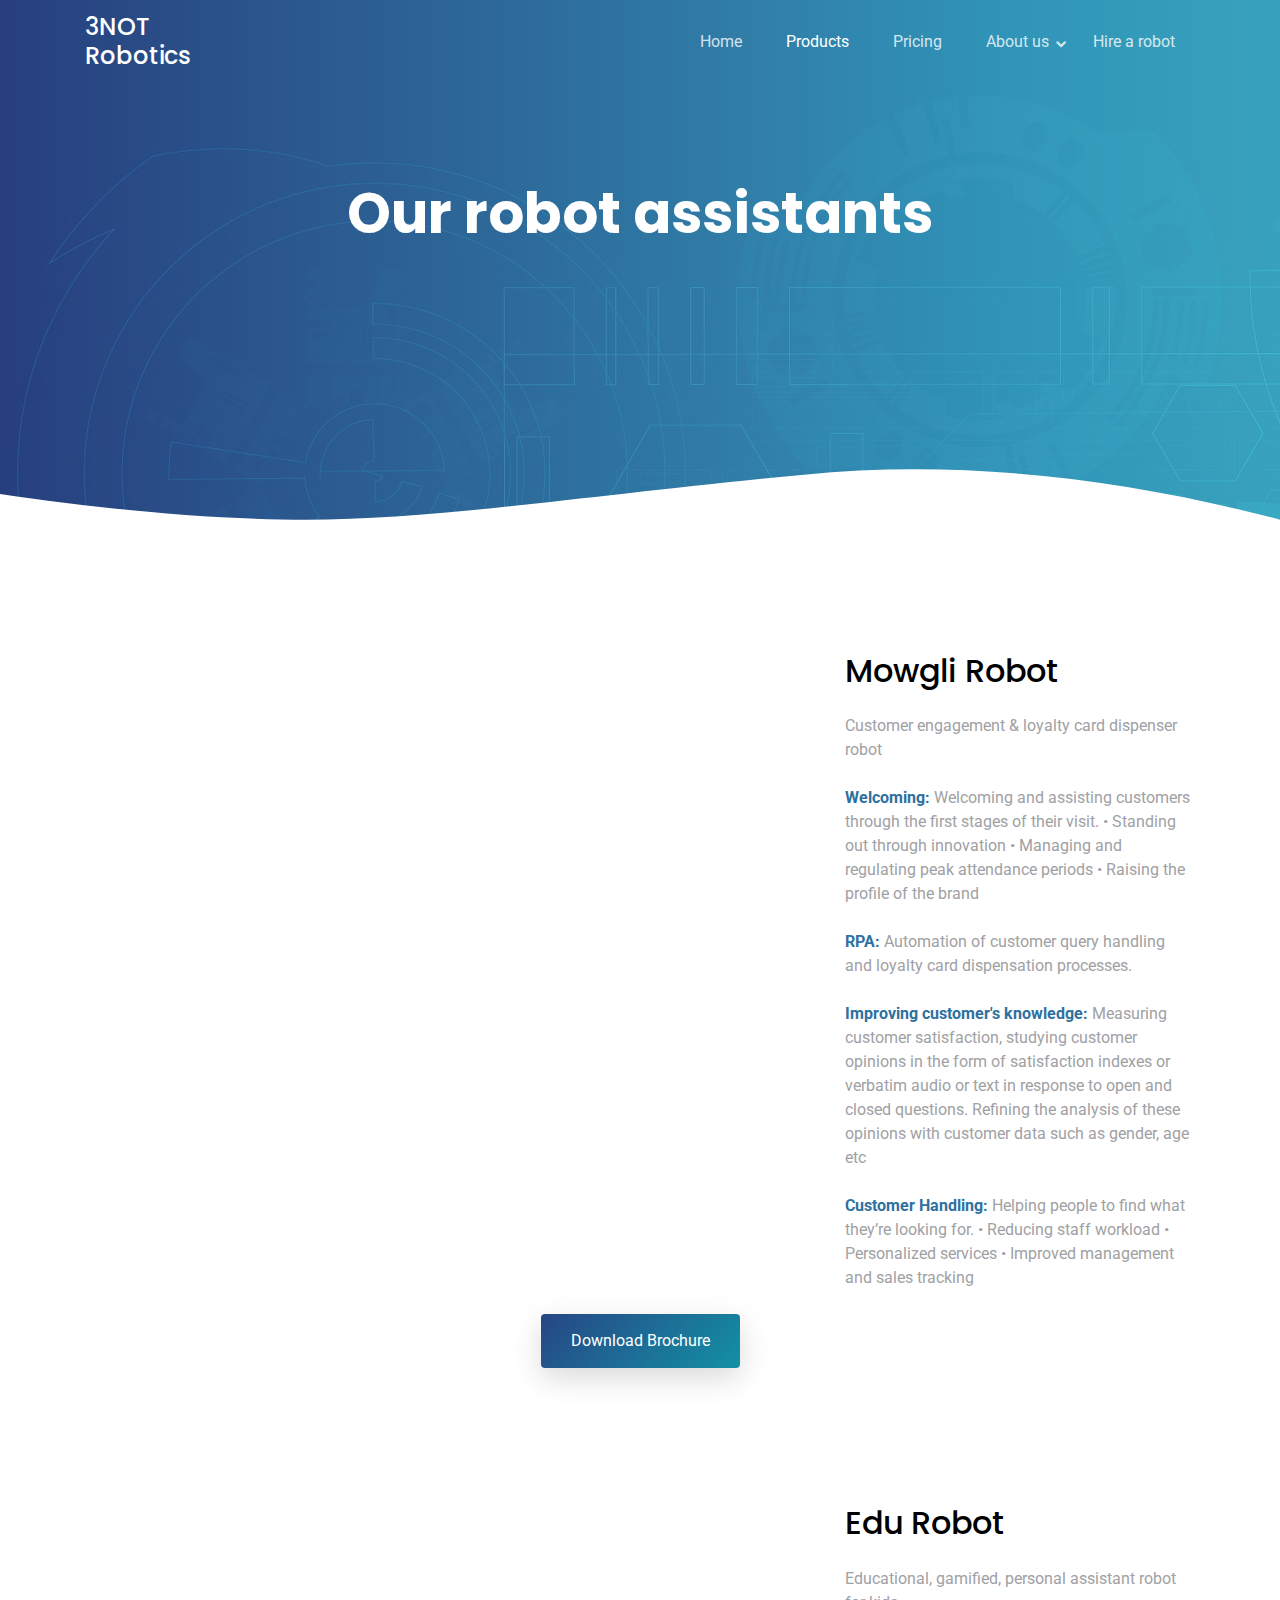
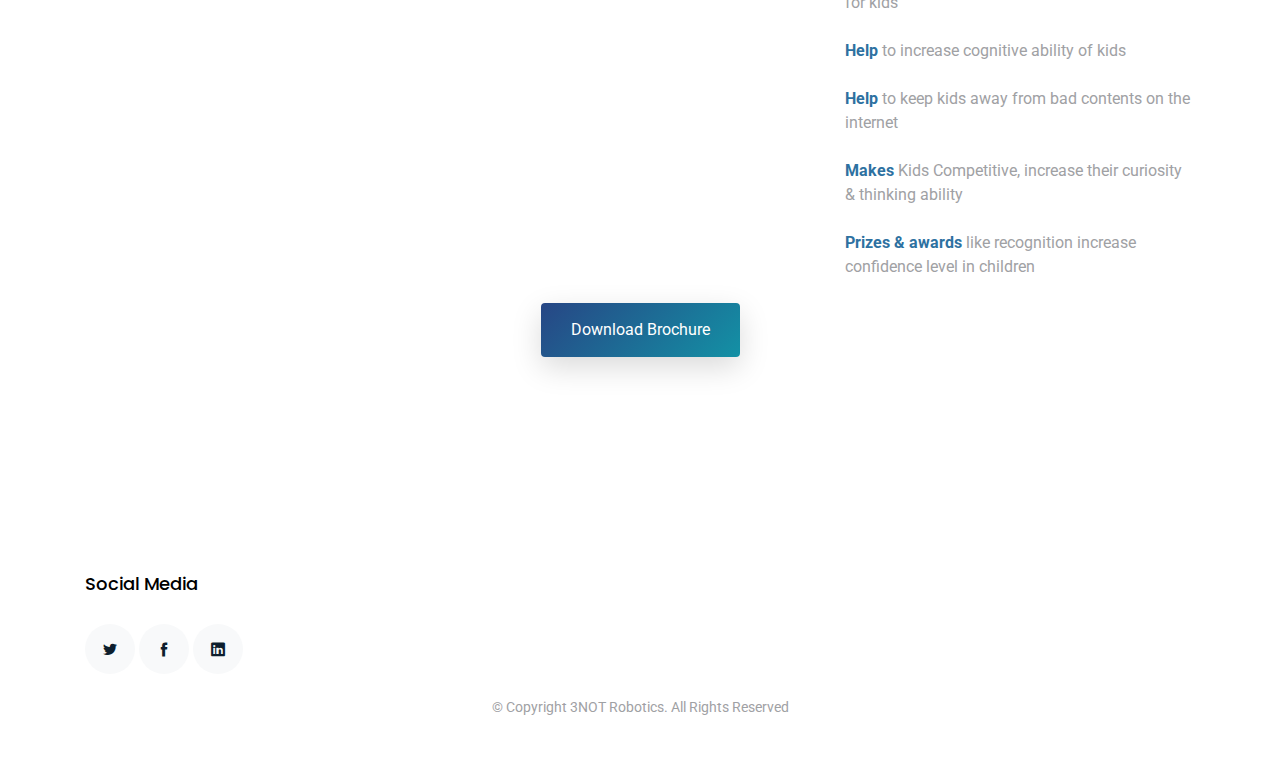
<file: products.html>
<!DOCTYPE html>
<html lang="en">

<head>
  <meta charset="utf-8">
  <title>Products-3NOT Robotics</title>
  <meta content="width=device-width, initial-scale=1.0" name="viewport">
  <meta
    content="mowgli robot, mowgli, mini-mowgli, edu robot, loyalty cards, hindi speaking, interactive, retail store, fuel station robot"
    name="keywords">
  <meta content="3not robotics company products" name="description">

  <!-- Favicons -->
  <link href="img/3not-logo.ico" rel="icon">
  <link href="img/3not-logo.ico" rel="3not-icon">

  <!-- Google Fonts -->
  <link href="https://fonts.googleapis.com/css?family=Poppins:300,400,700|Roboto:300,400,700&display=swap"
    rel="stylesheet">

  <!-- Bootstrap CSS File -->
  <link href="vendor/bootstrap/css/bootstrap.min.css" rel="stylesheet">

  <!-- Vendor CSS Files -->
  <link href="vendor/icofont/icofont.min.css" rel="stylesheet">
  <link href="vendor/line-awesome/css/line-awesome.min.css" rel="stylesheet">
  <link href="vendor/aos/aos.css" rel="stylesheet">
  <link href="vendor/owlcarousel/assets/owl.carousel.min.css" rel="stylesheet">

  <!-- Template Main CSS File -->
  <link href="css/style.css" rel="stylesheet">

</head>

<body>

  <div class="site-wrap">

    <div class="site-mobile-menu site-navbar-target">
      <div class="site-mobile-menu-header">
        <div class="site-mobile-menu-close mt-3">
          <span class="icofont-close js-menu-toggle"></span>
        </div>
      </div>
      <div class="site-mobile-menu-body"></div>
    </div>

    <header class="site-navbar js-sticky-header site-navbar-target" role="banner">

      <div class="container">
        <div class="row align-items-center">

          <div class="col-6 col-lg-2">
            <h1 class="mb-0 site-logo"><a href="index.html" class="mb-0">3NOT Robotics</a></h1>
          </div>

          <div class="col-12 col-md-10 d-none d-lg-block">
            <nav class="site-navigation position-relative text-right" role="navigation">

              <ul class="site-menu main-menu js-clone-nav mr-auto d-none d-lg-block">
                <li><a href="index.html" class="nav-link">Home</a></li>
                <li><a href="products.html" class="active" class="nav-link">Products</a></li>
                <li><a href="pricing.html" class="nav-link">Pricing</a></li>

                <li class="has-children">
                  <a href="#" class="nav-link">About us</a>
                  <ul class="dropdown">
                    <li><a href="gallery.html" class="nav-link">Gallery</a></li>
                    <li><a href="contact.html" class="nav-link">Contact</a></li>
                    <li><a href="team.html" class="nav-link">Team</a></li>
                    <li><a href="https://www.linkedin.com/company/3-not/?viewAsMember=true" class="nav-link">News</a>
                    </li>
                  </ul>
                </li>
                <li><a href="hirearobot.html" class="nav-link">Hire a robot</a></li>
              </ul>
            </nav>
          </div>

          <div class="col-6 d-inline-block d-lg-none ml-md-0 py-3" style="position: relative; top: 3px;">

            <a href="#" class="burger site-menu-toggle js-menu-toggle" data-toggle="collapse"
              data-target="#main-navbar">
              <span></span>
            </a>
          </div>

        </div>
      </div>

    </header>


    <main id="main">
      <div class="hero-section inner-page">
        <div class="wave">

          <svg width="1920px" height="265px" viewBox="0 0 1920 265" version="1.1" xmlns="http://www.w3.org/2000/svg"
            xmlns:xlink="http://www.w3.org/1999/xlink">
            <g id="Page-1" stroke="none" stroke-width="1" fill="none" fill-rule="evenodd">
              <g id="Apple-TV" transform="translate(0.000000, -402.000000)" fill="#FFFFFF">
                <path
                  d="M0,439.134243 C175.04074,464.89273 327.944386,477.771974 458.710937,477.771974 C654.860765,477.771974 870.645295,442.632362 1205.9828,410.192501 C1429.54114,388.565926 1667.54687,411.092417 1920,477.771974 L1920,667 L1017.15166,667 L0,667 L0,439.134243 Z"
                  id="Path"></path>
              </g>
            </g>
          </svg>

        </div>

        <div class="container">
          <div class="row align-items-center">
            <div class="col-12">
              <div class="row justify-content-center">
                <div class="col-md-7 text-center hero-text">
                  <h1 data-aos="fade-up" data-aos-delay="">Our robot assistants</h1>
                </div>
              </div>
            </div>
          </div>
        </div>

      </div>



      <div class="site-section pb-0">
        <div class="container">
          <div class="row align-items-center">
            <div class="col-md-6" data-aos="fade-right">
              <img src="img/mowgliproduct-removebg-preview.png" alt="Image" class="img-fluid">
            </div>
            <div class="col-md-4 ml-auto order-2">
              <h2 class="mb-4">Mowgli Robot</h2>
              <p class="mb-4">Customer engagement & loyalty card dispenser robot</p>
              <p class="mb-4"><b class="text-primary">Welcoming:</b> Welcoming and assisting customers
                through the first stages of their visit. • Standing out through innovation
                • Managing and regulating
                peak attendance periods • Raising the profile of the brand
              </p>
              <p class="mb-4"><b class="text-primary">RPA:</b> Automation of customer query handling and loyalty card
                dispensation processes.
              </p>
              <p class="mb-4"><b class="text-primary">Improving customer's knowledge:</b> Measuring customer
                satisfaction, studying customer opinions in the form of
                satisfaction indexes or verbatim audio or text in response
                to open and closed questions. Refining the analysis of these
                opinions with customer data such as gender, age etc
              </p>
              <p class="mb-4"><b class="text-primary">Customer Handling:</b> Helping people to
                find what they’re looking for. • Reducing staff workload •
                Personalized services • Improved management and sales tracking
              </p>


              <!--open bootstarp modal to showcase details -->
            </div>

          </div>
        </div>
        <div class="modal fade" id="modalContactForm" tabindex="-1" role="dialog" aria-labelledby="myModalLabel"
        aria-hidden="true">
        <div class="modal-dialog" role="document">
          <div class="modal-content">
            <form action="New brochure__MOwgliRobot (2).pdf">
              <div class="modal-header text-center">
                <h4 class="modal-title w-100 font-weight-bold">Download Mowgli Robot Brochure</h4>
                <button type="button" class="close" data-dismiss="modal" aria-label="Close">
                  <span aria-hidden="true">&times;</span>
                </button>
              </div>
              <div class="modal-body mx-3">
                <div class="md-form mb-5">
                  <i class="fas fa-user prefix grey-text"></i>
                  <label data-error="wrong" data-success="right" for="form34">Your name</label>
                  <input type="text" id="form34" class="form-control" name="name" placeholder="firstname lastname" required>
                </div>

                <div class="md-form mb-5">
                  <i class="fas fa-envelope prefix grey-text"></i>
                  <label data-error="wrong" data-success="right" for="form29">Your email</label>
                  <input type="email" id="form29" class="form-control" name="email"placeholder="email" required>

                </div>

                <div class="md-form mb-5">
                  <i class="fas fa-tag prefix grey-text"></i>
                  <label data-error="wrong" data-success="right" for="form31">Contact No.</label>
                  <input type="tel" id="form31" class="form-control" name="contact"placeholder="mobileno." minlength="10" maxlength="12" required>
                </div>
                <div class="md-form mb-5">
                  <i class="fas fa-tag prefix grey-text"></i>
                  <label data-error="wrong" data-success="right" for="form32">Company</label>
                  <input type="text" id="form32" class="form-control" name="company" placeholder="company name" required>

                </div>
                <div class="md-form mb-5">
                  <i class="fas fa-tag prefix grey-text"> </i>
                  <label data-error="wrong" data-success="right" for="form32">Position</label>
                  <input type="text" id="form32" class="form-control " name="position" placeholder="CEO/Sales Manger" required>
                </div>

              </div>
              <div class="modal-footer d-flex justify-content-center">
                <button class="btn btn-unique">Close <i class="fas fa-paper-plane-o ml-1"></i></button>
                <button class="btn btn-unique" >
                    Download Now <i class="fas fa-paper-plane-o ml-1"></i></button>
              </div>
              </form>
          </div>
        </div>
      </div>


      <div class="text-center">
        <a href="" class="btn btn-default btn-primary btn-rounded mb-4" data-toggle="modal"
          data-target="#modalContactForm">Download Brochure</a>
      </div>
      </div> <!-- .site-section -->

      <div class="site-section">
        <div class="container">
          <div class="row align-items-center">
            <div class="col-md-6" data-aos="fade-right">
              <img src="img/edurobot__1_-removebg-preview-removebg-preview.png" alt="Image" class="img-fluid">
            </div>
            <div class="col-md-4 ml-auto order-2">
              <h2 class="mb-4">Edu Robot</h2>
              <p class="mb-4">Educational, gamified, personal assistant robot for kids</p>
              <p class="mb-4"><b class="text-primary">Help</b> to increase cognitive
                ability of kids
              </p>
              <p class="mb-4"><b class="text-primary">Help</b> to keep kids away from bad contents on the internet

              </p>
              <p class="mb-4"><b class="text-primary">Makes</b> Kids Competitive, increase their
                curiosity & thinking ability
              </p>
              <p class="mb-4"><b class="text-primary">Prizes & awards</b> like recognition increase confidence level in
                children

              </p>
             
              <!--open bootstarp modal to showcase details -->
              <!--open bootstarp modal to showcase details -->
            </div>

          </div>
        </div>
        <div class="modal fade" id="modalContactForm" tabindex="-1" role="dialog" aria-labelledby="myModalLabel"
        aria-hidden="true">
        <div class="modal-dialog" role="document">
          <div class="modal-content">
            <form action="Brochure_edu_robot.pdf">
              <div class="modal-header text-center">
                <h4 class="modal-title w-100 font-weight-bold">Download Edu Robot Brochure</h4>
                <button type="button" class="close" data-dismiss="modal" aria-label="Close">
                  <span aria-hidden="true">&times;</span>
                </button>
              </div>
              <div class="modal-body mx-3">
                <div class="md-form mb-5">
                  <i class="fas fa-user prefix grey-text"></i>
                  <label data-error="wrong" data-success="right" for="form34">Your name</label>
                  <input type="text" id="form34" class="form-control" name="name" placeholder="firstname lastname" required>
                </div>

                <div class="md-form mb-5">
                  <i class="fas fa-envelope prefix grey-text"></i>
                  <label data-error="wrong" data-success="right" for="form29">Your email</label>
                  <input type="email" id="form29" class="form-control" name="email"placeholder="email" required>

                </div>

                <div class="md-form mb-5">
                  <i class="fas fa-tag prefix grey-text"></i>
                  <label data-error="wrong" data-success="right" for="form31">Contact No.</label>
                  <input type="tel" id="form31" class="form-control" name="contact"placeholder="mobileno." minlength="10" maxlength="12" required>
                </div>
                <div class="md-form mb-5">
                  <i class="fas fa-tag prefix grey-text"></i>
                  <label data-error="wrong" data-success="right" for="form32">Company</label>
                  <input type="text" id="form32" class="form-control" name="company" placeholder="company name" required>

                </div>
                <div class="md-form mb-5">
                  <i class="fas fa-tag prefix grey-text"> </i>
                  <label data-error="wrong" data-success="right" for="form32">Position</label>
                  <input type="text" id="form32" class="form-control " name="position" placeholder="CEO/Sales Manger" required>
                </div>

              </div>
              <div class="modal-footer d-flex justify-content-center">
                <button class="btn btn-unique">Close <i class="fas fa-paper-plane-o ml-1"></i></button>
                <button class="btn btn-unique" >
                    Download Now <i class="fas fa-paper-plane-o ml-1"></i></button>
              </div>
              </form>
          </div>
        </div>
      </div>


      <div class="text-center">
        <a href="" class="btn btn-default btn-primary btn-rounded mb-4" data-toggle="modal"
          data-target="#modalContactForm">Download Brochure</a>
      </div>
      </div> <!-- .site-section -->


    </main>
    <footer class="footer" role="contentinfo">
      <div class="container">
        <div class="row">
          <div class="col-md-4 mb-4 mb-md-0">
            <h3>Social Media</h3>
            <div>
              <p class="social">
                <a href="https://twitter.com/3notRobotics?s=20"><span class="icofont-twitter"></span></a>
                <a href="#"><span class="icofont-facebook"></span></a>
                <a href="https://www.linkedin.com/company/3-not/?viewAsMember=true"><span
                    class="icofont-linkedin"></span></a>
              </p>

            </div>
          </div>

        </div>
        <div class="row justify-content-center text-center">
          <div class="col-md-7">
            <p class="copyright">&copy; Copyright 3NOT Robotics. All Rights Reserved</p>

          </div>
        </div>

      </div>
    </footer>
  </div> <!-- .site-wrap -->

  <!-- Vendor JS Files -->
  <script src="vendor/jquery/jquery.min.js"></script>
  <script src="vendor/jquery/jquery-migrate.min.js"></script>
  <script src="vendor/bootstrap/js/bootstrap.min.js"></script>
  <script src="vendor/easing/easing.min.js"></script>
  <script src="vendor/php-email-form/validate.js"></script>
  <script src="vendor/sticky/sticky.js"></script>
  <script src="vendor/aos/aos.js"></script>
  <script src="vendor/owlcarousel/owl.carousel.min.js"></script>

  <!-- Template Main JS File -->
  <script src="js/main.js"></script>

</body>

</html>
</file>
<file: vendor/line-awesome/css/line-awesome.min.css>
.la,.lab,.lad,.lal,.lar,.las{-moz-osx-font-smoothing:grayscale;-webkit-font-smoothing:antialiased;display:inline-block;font-style:normal;font-variant:normal;text-rendering:auto;line-height:1}.la-lg{font-size:1.33333em;line-height:.75em;vertical-align:-.0667em}.la-xs{font-size:.75em}.la-sm{font-size:.875em}.la-1x{font-size:1em}.la-2x{font-size:2em}.la-3x{font-size:3em}.la-4x{font-size:4em}.la-5x{font-size:5em}.la-6x{font-size:6em}.la-7x{font-size:7em}.la-8x{font-size:8em}.la-9x{font-size:9em}.la-10x{font-size:10em}.la-fw{text-align:center;width:1.25em}.la-ul{list-style-type:none;margin-left:2.5em;padding-left:0}.la-ul>li{position:relative}.la-li{left:-2em;position:absolute;text-align:center;width:2em;line-height:inherit}.la-border{border:solid .08em #eee;border-radius:.1em;padding:.2em .25em .15em}.la-pull-left{float:left}.la-pull-right{float:right}.la.la-pull-left,.lab.la-pull-left,.lal.la-pull-left,.lar.la-pull-left,.las.la-pull-left{margin-right:.3em}.la.la-pull-right,.lab.la-pull-right,.lal.la-pull-right,.lar.la-pull-right,.las.la-pull-right{margin-left:.3em}.la-spin{-webkit-animation:la-spin 2s infinite linear;animation:la-spin 2s infinite linear}.la-pulse{-webkit-animation:la-spin 1s infinite steps(8);animation:la-spin 1s infinite steps(8)}@-webkit-keyframes la-spin{0%{-webkit-transform:rotate(0);transform:rotate(0)}100%{-webkit-transform:rotate(360deg);transform:rotate(360deg)}}@keyframes la-spin{0%{-webkit-transform:rotate(0);transform:rotate(0)}100%{-webkit-transform:rotate(360deg);transform:rotate(360deg)}}.la-rotate-90{-webkit-transform:rotate(90deg);transform:rotate(90deg)}.la-rotate-180{-webkit-transform:rotate(180deg);transform:rotate(180deg)}.la-rotate-270{-webkit-transform:rotate(270deg);transform:rotate(270deg)}.la-flip-horizontal{-webkit-transform:scale(-1,1);transform:scale(-1,1)}.la-flip-vertical{-webkit-transform:scale(1,-1);transform:scale(1,-1)}.la-flip-both,.la-flip-horizontal.la-flip-vertical{-webkit-transform:scale(-1,-1);transform:scale(-1,-1)}:root .la-flip-both,:root .la-flip-horizontal,:root .la-flip-vertical,:root .la-rotate-180,:root .la-rotate-270,:root .la-rotate-90{-webkit-filter:none;filter:none}.la-stack{display:inline-block;height:2em;line-height:2em;position:relative;vertical-align:middle;width:2.5em}.la-stack-1x,.la-stack-2x{left:0;position:absolute;text-align:center;width:100%}.la-stack-1x{line-height:inherit}.la-stack-2x{font-size:2em}.la-inverse{color:#fff}.la-500px:before{content:"\f26e"}.la-accessible-icon:before{content:"\f368"}.la-accusoft:before{content:"\f369"}.la-acquisitions-incorporated:before{content:"\f6af"}.la-ad:before{content:"\f641"}.la-address-book:before{content:"\f2b9"}.la-address-card:before{content:"\f2bb"}.la-adjust:before{content:"\f042"}.la-adn:before{content:"\f170"}.la-adobe:before{content:"\f778"}.la-adversal:before{content:"\f36a"}.la-affiliatetheme:before{content:"\f36b"}.la-air-freshener:before{content:"\f5d0"}.la-airbnb:before{content:"\f834"}.la-algolia:before{content:"\f36c"}.la-align-center:before{content:"\f037"}.la-align-justify:before{content:"\f039"}.la-align-left:before{content:"\f036"}.la-align-right:before{content:"\f038"}.la-alipay:before{content:"\f642"}.la-allergies:before{content:"\f461"}.la-amazon:before{content:"\f270"}.la-amazon-pay:before{content:"\f42c"}.la-ambulance:before{content:"\f0f9"}.la-american-sign-language-interpreting:before{content:"\f2a3"}.la-amilia:before{content:"\f36d"}.la-anchor:before{content:"\f13d"}.la-android:before{content:"\f17b"}.la-angellist:before{content:"\f209"}.la-angle-double-down:before{content:"\f103"}.la-angle-double-left:before{content:"\f100"}.la-angle-double-right:before{content:"\f101"}.la-angle-double-up:before{content:"\f102"}.la-angle-down:before{content:"\f107"}.la-angle-left:before{content:"\f104"}.la-angle-right:before{content:"\f105"}.la-angle-up:before{content:"\f106"}.la-angry:before{content:"\f556"}.la-angrycreative:before{content:"\f36e"}.la-angular:before{content:"\f420"}.la-ankh:before{content:"\f644"}.la-app-store:before{content:"\f36f"}.la-app-store-ios:before{content:"\f370"}.la-apper:before{content:"\f371"}.la-apple:before{content:"\f179"}.la-apple-alt:before{content:"\f5d1"}.la-apple-pay:before{content:"\f415"}.la-archive:before{content:"\f187"}.la-archway:before{content:"\f557"}.la-arrow-alt-circle-down:before{content:"\f358"}.la-arrow-alt-circle-left:before{content:"\f359"}.la-arrow-alt-circle-right:before{content:"\f35a"}.la-arrow-alt-circle-up:before{content:"\f35b"}.la-arrow-circle-down:before{content:"\f0ab"}.la-arrow-circle-left:before{content:"\f0a8"}.la-arrow-circle-right:before{content:"\f0a9"}.la-arrow-circle-up:before{content:"\f0aa"}.la-arrow-down:before{content:"\f063"}.la-arrow-left:before{content:"\f060"}.la-arrow-right:before{content:"\f061"}.la-arrow-up:before{content:"\f062"}.la-arrows-alt:before{content:"\f0b2"}.la-arrows-alt-h:before{content:"\f337"}.la-arrows-alt-v:before{content:"\f338"}.la-artstation:before{content:"\f77a"}.la-assistive-listening-systems:before{content:"\f2a2"}.la-asterisk:before{content:"\f069"}.la-asymmetrik:before{content:"\f372"}.la-at:before{content:"\f1fa"}.la-atlas:before{content:"\f558"}.la-atlassian:before{content:"\f77b"}.la-atom:before{content:"\f5d2"}.la-audible:before{content:"\f373"}.la-audio-description:before{content:"\f29e"}.la-autoprefixer:before{content:"\f41c"}.la-avianex:before{content:"\f374"}.la-aviato:before{content:"\f421"}.la-award:before{content:"\f559"}.la-aws:before{content:"\f375"}.la-baby:before{content:"\f77c"}.la-baby-carriage:before{content:"\f77d"}.la-backspace:before{content:"\f55a"}.la-backward:before{content:"\f04a"}.la-bacon:before{content:"\f7e5"}.la-balance-scale:before{content:"\f24e"}.la-balance-scale-left:before{content:"\f515"}.la-balance-scale-right:before{content:"\f516"}.la-ban:before{content:"\f05e"}.la-band-aid:before{content:"\f462"}.la-bandcamp:before{content:"\f2d5"}.la-barcode:before{content:"\f02a"}.la-bars:before{content:"\f0c9"}.la-baseball-ball:before{content:"\f433"}.la-basketball-ball:before{content:"\f434"}.la-bath:before{content:"\f2cd"}.la-battery-empty:before{content:"\f244"}.la-battery-full:before{content:"\f240"}.la-battery-half:before{content:"\f242"}.la-battery-quarter:before{content:"\f243"}.la-battery-three-quarters:before{content:"\f241"}.la-battle-net:before{content:"\f835"}.la-bed:before{content:"\f236"}.la-beer:before{content:"\f0fc"}.la-behance:before{content:"\f1b4"}.la-behance-square:before{content:"\f1b5"}.la-bell:before{content:"\f0f3"}.la-bell-slash:before{content:"\f1f6"}.la-bezier-curve:before{content:"\f55b"}.la-bible:before{content:"\f647"}.la-bicycle:before{content:"\f206"}.la-biking:before{content:"\f84a"}.la-bimobject:before{content:"\f378"}.la-binoculars:before{content:"\f1e5"}.la-biohazard:before{content:"\f780"}.la-birthday-cake:before{content:"\f1fd"}.la-bitbucket:before{content:"\f171"}.la-bitcoin:before{content:"\f379"}.la-bity:before{content:"\f37a"}.la-black-tie:before{content:"\f27e"}.la-blackberry:before{content:"\f37b"}.la-blender:before{content:"\f517"}.la-blender-phone:before{content:"\f6b6"}.la-blind:before{content:"\f29d"}.la-blog:before{content:"\f781"}.la-blogger:before{content:"\f37c"}.la-blogger-b:before{content:"\f37d"}.la-bluetooth:before{content:"\f293"}.la-bluetooth-b:before{content:"\f294"}.la-bold:before{content:"\f032"}.la-bolt:before{content:"\f0e7"}.la-bomb:before{content:"\f1e2"}.la-bone:before{content:"\f5d7"}.la-bong:before{content:"\f55c"}.la-book:before{content:"\f02d"}.la-book-dead:before{content:"\f6b7"}.la-book-medical:before{content:"\f7e6"}.la-book-open:before{content:"\f518"}.la-book-reader:before{content:"\f5da"}.la-bookmark:before{content:"\f02e"}.la-bootstrap:before{content:"\f836"}.la-border-all:before{content:"\f84c"}.la-border-none:before{content:"\f850"}.la-border-style:before{content:"\f853"}.la-bowling-ball:before{content:"\f436"}.la-box:before{content:"\f466"}.la-box-open:before{content:"\f49e"}.la-boxes:before{content:"\f468"}.la-braille:before{content:"\f2a1"}.la-brain:before{content:"\f5dc"}.la-bread-slice:before{content:"\f7ec"}.la-briefcase:before{content:"\f0b1"}.la-briefcase-medical:before{content:"\f469"}.la-broadcast-tower:before{content:"\f519"}.la-broom:before{content:"\f51a"}.la-brush:before{content:"\f55d"}.la-btc:before{content:"\f15a"}.la-buffer:before{content:"\f837"}.la-bug:before{content:"\f188"}.la-building:before{content:"\f1ad"}.la-bullhorn:before{content:"\f0a1"}.la-bullseye:before{content:"\f140"}.la-burn:before{content:"\f46a"}.la-buromobelexperte:before{content:"\f37f"}.la-bus:before{content:"\f207"}.la-bus-alt:before{content:"\f55e"}.la-business-time:before{content:"\f64a"}.la-buy-n-large:before{content:"\f8a6"}.la-buysellads:before{content:"\f20d"}.la-calculator:before{content:"\f1ec"}.la-calendar:before{content:"\f133"}.la-calendar-alt:before{content:"\f073"}.la-calendar-check:before{content:"\f274"}.la-calendar-day:before{content:"\f783"}.la-calendar-minus:before{content:"\f272"}.la-calendar-plus:before{content:"\f271"}.la-calendar-times:before{content:"\f273"}.la-calendar-week:before{content:"\f784"}.la-camera:before{content:"\f030"}.la-camera-retro:before{content:"\f083"}.la-campground:before{content:"\f6bb"}.la-canadian-maple-leaf:before{content:"\f785"}.la-candy-cane:before{content:"\f786"}.la-cannabis:before{content:"\f55f"}.la-capsules:before{content:"\f46b"}.la-car:before{content:"\f1b9"}.la-car-alt:before{content:"\f5de"}.la-car-battery:before{content:"\f5df"}.la-car-crash:before{content:"\f5e1"}.la-car-side:before{content:"\f5e4"}.la-caret-down:before{content:"\f0d7"}.la-caret-left:before{content:"\f0d9"}.la-caret-right:before{content:"\f0da"}.la-caret-square-down:before{content:"\f150"}.la-caret-square-left:before{content:"\f191"}.la-caret-square-right:before{content:"\f152"}.la-caret-square-up:before{content:"\f151"}.la-caret-up:before{content:"\f0d8"}.la-carrot:before{content:"\f787"}.la-cart-arrow-down:before{content:"\f218"}.la-cart-plus:before{content:"\f217"}.la-cash-register:before{content:"\f788"}.la-cat:before{content:"\f6be"}.la-cc-amazon-pay:before{content:"\f42d"}.la-cc-amex:before{content:"\f1f3"}.la-cc-apple-pay:before{content:"\f416"}.la-cc-diners-club:before{content:"\f24c"}.la-cc-discover:before{content:"\f1f2"}.la-cc-jcb:before{content:"\f24b"}.la-cc-mastercard:before{content:"\f1f1"}.la-cc-paypal:before{content:"\f1f4"}.la-cc-stripe:before{content:"\f1f5"}.la-cc-visa:before{content:"\f1f0"}.la-centercode:before{content:"\f380"}.la-centos:before{content:"\f789"}.la-certificate:before{content:"\f0a3"}.la-chair:before{content:"\f6c0"}.la-chalkboard:before{content:"\f51b"}.la-chalkboard-teacher:before{content:"\f51c"}.la-charging-station:before{content:"\f5e7"}.la-chart-area:before{content:"\f1fe"}.la-chart-bar:before{content:"\f080"}.la-chart-line:before{content:"\f201"}.la-chart-pie:before{content:"\f200"}.la-check:before{content:"\f00c"}.la-check-circle:before{content:"\f058"}.la-check-double:before{content:"\f560"}.la-check-square:before{content:"\f14a"}.la-cheese:before{content:"\f7ef"}.la-chess:before{content:"\f439"}.la-chess-bishop:before{content:"\f43a"}.la-chess-board:before{content:"\f43c"}.la-chess-king:before{content:"\f43f"}.la-chess-knight:before{content:"\f441"}.la-chess-pawn:before{content:"\f443"}.la-chess-queen:before{content:"\f445"}.la-chess-rook:before{content:"\f447"}.la-chevron-circle-down:before{content:"\f13a"}.la-chevron-circle-left:before{content:"\f137"}.la-chevron-circle-right:before{content:"\f138"}.la-chevron-circle-up:before{content:"\f139"}.la-chevron-down:before{content:"\f078"}.la-chevron-left:before{content:"\f053"}.la-chevron-right:before{content:"\f054"}.la-chevron-up:before{content:"\f077"}.la-child:before{content:"\f1ae"}.la-chrome:before{content:"\f268"}.la-chromecast:before{content:"\f838"}.la-church:before{content:"\f51d"}.la-circle:before{content:"\f111"}.la-circle-notch:before{content:"\f1ce"}.la-city:before{content:"\f64f"}.la-clinic-medical:before{content:"\f7f2"}.la-clipboard:before{content:"\f328"}.la-clipboard-check:before{content:"\f46c"}.la-clipboard-list:before{content:"\f46d"}.la-clock:before{content:"\f017"}.la-clone:before{content:"\f24d"}.la-closed-captioning:before{content:"\f20a"}.la-cloud:before{content:"\f0c2"}.la-cloud-download-alt:before{content:"\f381"}.la-cloud-meatball:before{content:"\f73b"}.la-cloud-moon:before{content:"\f6c3"}.la-cloud-moon-rain:before{content:"\f73c"}.la-cloud-rain:before{content:"\f73d"}.la-cloud-showers-heavy:before{content:"\f740"}.la-cloud-sun:before{content:"\f6c4"}.la-cloud-sun-rain:before{content:"\f743"}.la-cloud-upload-alt:before{content:"\f382"}.la-cloudscale:before{content:"\f383"}.la-cloudsmith:before{content:"\f384"}.la-cloudversify:before{content:"\f385"}.la-cocktail:before{content:"\f561"}.la-code:before{content:"\f121"}.la-code-branch:before{content:"\f126"}.la-codepen:before{content:"\f1cb"}.la-codiepie:before{content:"\f284"}.la-coffee:before{content:"\f0f4"}.la-cog:before{content:"\f013"}.la-cogs:before{content:"\f085"}.la-coins:before{content:"\f51e"}.la-columns:before{content:"\f0db"}.la-comment:before{content:"\f075"}.la-comment-alt:before{content:"\f27a"}.la-comment-dollar:before{content:"\f651"}.la-comment-dots:before{content:"\f4ad"}.la-comment-medical:before{content:"\f7f5"}.la-comment-slash:before{content:"\f4b3"}.la-comments:before{content:"\f086"}.la-comments-dollar:before{content:"\f653"}.la-compact-disc:before{content:"\f51f"}.la-compass:before{content:"\f14e"}.la-compress:before{content:"\f066"}.la-compress-arrows-alt:before{content:"\f78c"}.la-concierge-bell:before{content:"\f562"}.la-confluence:before{content:"\f78d"}.la-connectdevelop:before{content:"\f20e"}.la-contao:before{content:"\f26d"}.la-cookie:before{content:"\f563"}.la-cookie-bite:before{content:"\f564"}.la-copy:before{content:"\f0c5"}.la-copyright:before{content:"\f1f9"}.la-cotton-bureau:before{content:"\f89e"}.la-couch:before{content:"\f4b8"}.la-cpanel:before{content:"\f388"}.la-creative-commons:before{content:"\f25e"}.la-creative-commons-by:before{content:"\f4e7"}.la-creative-commons-nc:before{content:"\f4e8"}.la-creative-commons-nc-eu:before{content:"\f4e9"}.la-creative-commons-nc-jp:before{content:"\f4ea"}.la-creative-commons-nd:before{content:"\f4eb"}.la-creative-commons-pd:before{content:"\f4ec"}.la-creative-commons-pd-alt:before{content:"\f4ed"}.la-creative-commons-remix:before{content:"\f4ee"}.la-creative-commons-sa:before{content:"\f4ef"}.la-creative-commons-sampling:before{content:"\f4f0"}.la-creative-commons-sampling-plus:before{content:"\f4f1"}.la-creative-commons-share:before{content:"\f4f2"}.la-creative-commons-zero:before{content:"\f4f3"}.la-credit-card:before{content:"\f09d"}.la-critical-role:before{content:"\f6c9"}.la-crop:before{content:"\f125"}.la-crop-alt:before{content:"\f565"}.la-cross:before{content:"\f654"}.la-crosshairs:before{content:"\f05b"}.la-crow:before{content:"\f520"}.la-crown:before{content:"\f521"}.la-crutch:before{content:"\f7f7"}.la-css3:before{content:"\f13c"}.la-css3-alt:before{content:"\f38b"}.la-cube:before{content:"\f1b2"}.la-cubes:before{content:"\f1b3"}.la-cut:before{content:"\f0c4"}.la-cuttlefish:before{content:"\f38c"}.la-d-and-d:before{content:"\f38d"}.la-d-and-d-beyond:before{content:"\f6ca"}.la-dashcube:before{content:"\f210"}.la-database:before{content:"\f1c0"}.la-deaf:before{content:"\f2a4"}.la-delicious:before{content:"\f1a5"}.la-democrat:before{content:"\f747"}.la-deploydog:before{content:"\f38e"}.la-deskpro:before{content:"\f38f"}.la-desktop:before{content:"\f108"}.la-dev:before{content:"\f6cc"}.la-deviantart:before{content:"\f1bd"}.la-dharmachakra:before{content:"\f655"}.la-dhl:before{content:"\f790"}.la-diagnoses:before{content:"\f470"}.la-diaspora:before{content:"\f791"}.la-dice:before{content:"\f522"}.la-dice-d20:before{content:"\f6cf"}.la-dice-d6:before{content:"\f6d1"}.la-dice-five:before{content:"\f523"}.la-dice-four:before{content:"\f524"}.la-dice-one:before{content:"\f525"}.la-dice-six:before{content:"\f526"}.la-dice-three:before{content:"\f527"}.la-dice-two:before{content:"\f528"}.la-digg:before{content:"\f1a6"}.la-digital-ocean:before{content:"\f391"}.la-digital-tachograph:before{content:"\f566"}.la-directions:before{content:"\f5eb"}.la-discord:before{content:"\f392"}.la-discourse:before{content:"\f393"}.la-divide:before{content:"\f529"}.la-dizzy:before{content:"\f567"}.la-dna:before{content:"\f471"}.la-dochub:before{content:"\f394"}.la-docker:before{content:"\f395"}.la-dog:before{content:"\f6d3"}.la-dollar-sign:before{content:"\f155"}.la-dolly:before{content:"\f472"}.la-dolly-flatbed:before{content:"\f474"}.la-donate:before{content:"\f4b9"}.la-door-closed:before{content:"\f52a"}.la-door-open:before{content:"\f52b"}.la-dot-circle:before{content:"\f192"}.la-dove:before{content:"\f4ba"}.la-download:before{content:"\f019"}.la-draft2digital:before{content:"\f396"}.la-drafting-compass:before{content:"\f568"}.la-dragon:before{content:"\f6d5"}.la-draw-polygon:before{content:"\f5ee"}.la-dribbble:before{content:"\f17d"}.la-dribbble-square:before{content:"\f397"}.la-dropbox:before{content:"\f16b"}.la-drum:before{content:"\f569"}.la-drum-steelpan:before{content:"\f56a"}.la-drumstick-bite:before{content:"\f6d7"}.la-drupal:before{content:"\f1a9"}.la-dumbbell:before{content:"\f44b"}.la-dumpster:before{content:"\f793"}.la-dumpster-fire:before{content:"\f794"}.la-dungeon:before{content:"\f6d9"}.la-dyalog:before{content:"\f399"}.la-earlybirds:before{content:"\f39a"}.la-ebay:before{content:"\f4f4"}.la-edge:before{content:"\f282"}.la-edit:before{content:"\f044"}.la-egg:before{content:"\f7fb"}.la-eject:before{content:"\f052"}.la-elementor:before{content:"\f430"}.la-ellipsis-h:before{content:"\f141"}.la-ellipsis-v:before{content:"\f142"}.la-ello:before{content:"\f5f1"}.la-ember:before{content:"\f423"}.la-empire:before{content:"\f1d1"}.la-envelope:before{content:"\f0e0"}.la-envelope-open:before{content:"\f2b6"}.la-envelope-open-text:before{content:"\f658"}.la-envelope-square:before{content:"\f199"}.la-envira:before{content:"\f299"}.la-equals:before{content:"\f52c"}.la-eraser:before{content:"\f12d"}.la-erlang:before{content:"\f39d"}.la-ethereum:before{content:"\f42e"}.la-ethernet:before{content:"\f796"}.la-etsy:before{content:"\f2d7"}.la-euro-sign:before{content:"\f153"}.la-evernote:before{content:"\f839"}.la-exchange-alt:before{content:"\f362"}.la-exclamation:before{content:"\f12a"}.la-exclamation-circle:before{content:"\f06a"}.la-exclamation-triangle:before{content:"\f071"}.la-expand:before{content:"\f065"}.la-expand-arrows-alt:before{content:"\f31e"}.la-expeditedssl:before{content:"\f23e"}.la-external-link-alt:before{content:"\f35d"}.la-external-link-square-alt:before{content:"\f360"}.la-eye:before{content:"\f06e"}.la-eye-dropper:before{content:"\f1fb"}.la-eye-slash:before{content:"\f070"}.la-facebook:before{content:"\f09a"}.la-facebook-f:before{content:"\f39e"}.la-facebook-messenger:before{content:"\f39f"}.la-facebook-square:before{content:"\f082"}.la-fan:before{content:"\f863"}.la-fantasy-flight-games:before{content:"\f6dc"}.la-fast-backward:before{content:"\f049"}.la-fast-forward:before{content:"\f050"}.la-fax:before{content:"\f1ac"}.la-feather:before{content:"\f52d"}.la-feather-alt:before{content:"\f56b"}.la-fedex:before{content:"\f797"}.la-fedora:before{content:"\f798"}.la-female:before{content:"\f182"}.la-fighter-jet:before{content:"\f0fb"}.la-figma:before{content:"\f799"}.la-file:before{content:"\f15b"}.la-file-alt:before{content:"\f15c"}.la-file-archive:before{content:"\f1c6"}.la-file-audio:before{content:"\f1c7"}.la-file-code:before{content:"\f1c9"}.la-file-contract:before{content:"\f56c"}.la-file-csv:before{content:"\f6dd"}.la-file-download:before{content:"\f56d"}.la-file-excel:before{content:"\f1c3"}.la-file-export:before{content:"\f56e"}.la-file-image:before{content:"\f1c5"}.la-file-import:before{content:"\f56f"}.la-file-invoice:before{content:"\f570"}.la-file-invoice-dollar:before{content:"\f571"}.la-file-medical:before{content:"\f477"}.la-file-medical-alt:before{content:"\f478"}.la-file-pdf:before{content:"\f1c1"}.la-file-powerpoint:before{content:"\f1c4"}.la-file-prescription:before{content:"\f572"}.la-file-signature:before{content:"\f573"}.la-file-upload:before{content:"\f574"}.la-file-video:before{content:"\f1c8"}.la-file-word:before{content:"\f1c2"}.la-fill:before{content:"\f575"}.la-fill-drip:before{content:"\f576"}.la-film:before{content:"\f008"}.la-filter:before{content:"\f0b0"}.la-fingerprint:before{content:"\f577"}.la-fire:before{content:"\f06d"}.la-fire-alt:before{content:"\f7e4"}.la-fire-extinguisher:before{content:"\f134"}.la-firefox:before{content:"\f269"}.la-first-aid:before{content:"\f479"}.la-first-order:before{content:"\f2b0"}.la-first-order-alt:before{content:"\f50a"}.la-firstdraft:before{content:"\f3a1"}.la-fish:before{content:"\f578"}.la-fist-raised:before{content:"\f6de"}.la-flag:before{content:"\f024"}.la-flag-checkered:before{content:"\f11e"}.la-flag-usa:before{content:"\f74d"}.la-flask:before{content:"\f0c3"}.la-flickr:before{content:"\f16e"}.la-flipboard:before{content:"\f44d"}.la-flushed:before{content:"\f579"}.la-fly:before{content:"\f417"}.la-folder:before{content:"\f07b"}.la-folder-minus:before{content:"\f65d"}.la-folder-open:before{content:"\f07c"}.la-folder-plus:before{content:"\f65e"}.la-font:before{content:"\f031"}.la-font-awesome:before{content:"\f2b4"}.la-font-awesome-alt:before{content:"\f35c"}.la-font-awesome-flag:before{content:"\f425"}.la-font-awesome-logo-full:before{content:"\f4e6"}.la-fonticons:before{content:"\f280"}.la-fonticons-fi:before{content:"\f3a2"}.la-football-ball:before{content:"\f44e"}.la-fort-awesome:before{content:"\f286"}.la-fort-awesome-alt:before{content:"\f3a3"}.la-forumbee:before{content:"\f211"}.la-forward:before{content:"\f04e"}.la-foursquare:before{content:"\f180"}.la-free-code-camp:before{content:"\f2c5"}.la-freebsd:before{content:"\f3a4"}.la-frog:before{content:"\f52e"}.la-frown:before{content:"\f119"}.la-frown-open:before{content:"\f57a"}.la-fulcrum:before{content:"\f50b"}.la-funnel-dollar:before{content:"\f662"}.la-futbol:before{content:"\f1e3"}.la-galactic-republic:before{content:"\f50c"}.la-galactic-senate:before{content:"\f50d"}.la-gamepad:before{content:"\f11b"}.la-gas-pump:before{content:"\f52f"}.la-gavel:before{content:"\f0e3"}.la-gem:before{content:"\f3a5"}.la-genderless:before{content:"\f22d"}.la-get-pocket:before{content:"\f265"}.la-gg:before{content:"\f260"}.la-gg-circle:before{content:"\f261"}.la-ghost:before{content:"\f6e2"}.la-gift:before{content:"\f06b"}.la-gifts:before{content:"\f79c"}.la-git:before{content:"\f1d3"}.la-git-alt:before{content:"\f841"}.la-git-square:before{content:"\f1d2"}.la-github:before{content:"\f09b"}.la-github-alt:before{content:"\f113"}.la-github-square:before{content:"\f092"}.la-gitkraken:before{content:"\f3a6"}.la-gitlab:before{content:"\f296"}.la-gitter:before{content:"\f426"}.la-glass-cheers:before{content:"\f79f"}.la-glass-martini:before{content:"\f000"}.la-glass-martini-alt:before{content:"\f57b"}.la-glass-whiskey:before{content:"\f7a0"}.la-glasses:before{content:"\f530"}.la-glide:before{content:"\f2a5"}.la-glide-g:before{content:"\f2a6"}.la-globe:before{content:"\f0ac"}.la-globe-africa:before{content:"\f57c"}.la-globe-americas:before{content:"\f57d"}.la-globe-asia:before{content:"\f57e"}.la-globe-europe:before{content:"\f7a2"}.la-gofore:before{content:"\f3a7"}.la-golf-ball:before{content:"\f450"}.la-goodreads:before{content:"\f3a8"}.la-goodreads-g:before{content:"\f3a9"}.la-google:before{content:"\f1a0"}.la-google-drive:before{content:"\f3aa"}.la-google-play:before{content:"\f3ab"}.la-google-plus:before{content:"\f2b3"}.la-google-plus-g:before{content:"\f0d5"}.la-google-plus-square:before{content:"\f0d4"}.la-google-wallet:before{content:"\f1ee"}.la-gopuram:before{content:"\f664"}.la-graduation-cap:before{content:"\f19d"}.la-gratipay:before{content:"\f184"}.la-grav:before{content:"\f2d6"}.la-greater-than:before{content:"\f531"}.la-greater-than-equal:before{content:"\f532"}.la-grimace:before{content:"\f57f"}.la-grin:before{content:"\f580"}.la-grin-alt:before{content:"\f581"}.la-grin-beam:before{content:"\f582"}.la-grin-beam-sweat:before{content:"\f583"}.la-grin-hearts:before{content:"\f584"}.la-grin-squint:before{content:"\f585"}.la-grin-squint-tears:before{content:"\f586"}.la-grin-stars:before{content:"\f587"}.la-grin-tears:before{content:"\f588"}.la-grin-tongue:before{content:"\f589"}.la-grin-tongue-squint:before{content:"\f58a"}.la-grin-tongue-wink:before{content:"\f58b"}.la-grin-wink:before{content:"\f58c"}.la-grip-horizontal:before{content:"\f58d"}.la-grip-lines:before{content:"\f7a4"}.la-grip-lines-vertical:before{content:"\f7a5"}.la-grip-vertical:before{content:"\f58e"}.la-gripfire:before{content:"\f3ac"}.la-grunt:before{content:"\f3ad"}.la-guitar:before{content:"\f7a6"}.la-gulp:before{content:"\f3ae"}.la-h-square:before{content:"\f0fd"}.la-hacker-news:before{content:"\f1d4"}.la-hacker-news-square:before{content:"\f3af"}.la-hackerrank:before{content:"\f5f7"}.la-hamburger:before{content:"\f805"}.la-hammer:before{content:"\f6e3"}.la-hamsa:before{content:"\f665"}.la-hand-holding:before{content:"\f4bd"}.la-hand-holding-heart:before{content:"\f4be"}.la-hand-holding-usd:before{content:"\f4c0"}.la-hand-lizard:before{content:"\f258"}.la-hand-middle-finger:before{content:"\f806"}.la-hand-paper:before{content:"\f256"}.la-hand-peace:before{content:"\f25b"}.la-hand-point-down:before{content:"\f0a7"}.la-hand-point-left:before{content:"\f0a5"}.la-hand-point-right:before{content:"\f0a4"}.la-hand-point-up:before{content:"\f0a6"}.la-hand-pointer:before{content:"\f25a"}.la-hand-rock:before{content:"\f255"}.la-hand-scissors:before{content:"\f257"}.la-hand-spock:before{content:"\f259"}.la-hands:before{content:"\f4c2"}.la-hands-helping:before{content:"\f4c4"}.la-handshake:before{content:"\f2b5"}.la-hanukiah:before{content:"\f6e6"}.la-hard-hat:before{content:"\f807"}.la-hashtag:before{content:"\f292"}.la-hat-cowboy:before{content:"\f8c0"}.la-hat-cowboy-side:before{content:"\f8c1"}.la-hat-wizard:before{content:"\f6e8"}.la-haykal:before{content:"\f666"}.la-hdd:before{content:"\f0a0"}.la-heading:before{content:"\f1dc"}.la-headphones:before{content:"\f025"}.la-headphones-alt:before{content:"\f58f"}.la-headset:before{content:"\f590"}.la-heart:before{content:"\f004"}.la-heart-broken:before{content:"\f7a9"}.la-heartbeat:before{content:"\f21e"}.la-helicopter:before{content:"\f533"}.la-highlighter:before{content:"\f591"}.la-hiking:before{content:"\f6ec"}.la-hippo:before{content:"\f6ed"}.la-hips:before{content:"\f452"}.la-hire-a-helper:before{content:"\f3b0"}.la-history:before{content:"\f1da"}.la-hockey-puck:before{content:"\f453"}.la-holly-berry:before{content:"\f7aa"}.la-home:before{content:"\f015"}.la-hooli:before{content:"\f427"}.la-hornbill:before{content:"\f592"}.la-horse:before{content:"\f6f0"}.la-horse-head:before{content:"\f7ab"}.la-hospital:before{content:"\f0f8"}.la-hospital-alt:before{content:"\f47d"}.la-hospital-symbol:before{content:"\f47e"}.la-hot-tub:before{content:"\f593"}.la-hotdog:before{content:"\f80f"}.la-hotel:before{content:"\f594"}.la-hotjar:before{content:"\f3b1"}.la-hourglass:before{content:"\f254"}.la-hourglass-end:before{content:"\f253"}.la-hourglass-half:before{content:"\f252"}.la-hourglass-start:before{content:"\f251"}.la-house-damage:before{content:"\f6f1"}.la-houzz:before{content:"\f27c"}.la-hryvnia:before{content:"\f6f2"}.la-html5:before{content:"\f13b"}.la-hubspot:before{content:"\f3b2"}.la-i-cursor:before{content:"\f246"}.la-ice-cream:before{content:"\f810"}.la-icicles:before{content:"\f7ad"}.la-icons:before{content:"\f86d"}.la-id-badge:before{content:"\f2c1"}.la-id-card:before{content:"\f2c2"}.la-id-card-alt:before{content:"\f47f"}.la-igloo:before{content:"\f7ae"}.la-image:before{content:"\f03e"}.la-images:before{content:"\f302"}.la-imdb:before{content:"\f2d8"}.la-inbox:before{content:"\f01c"}.la-indent:before{content:"\f03c"}.la-industry:before{content:"\f275"}.la-infinity:before{content:"\f534"}.la-info:before{content:"\f129"}.la-info-circle:before{content:"\f05a"}.la-instagram:before{content:"\f16d"}.la-intercom:before{content:"\f7af"}.la-internet-explorer:before{content:"\f26b"}.la-invision:before{content:"\f7b0"}.la-ioxhost:before{content:"\f208"}.la-italic:before{content:"\f033"}.la-itch-io:before{content:"\f83a"}.la-itunes:before{content:"\f3b4"}.la-itunes-note:before{content:"\f3b5"}.la-java:before{content:"\f4e4"}.la-jedi:before{content:"\f669"}.la-jedi-order:before{content:"\f50e"}.la-jenkins:before{content:"\f3b6"}.la-jira:before{content:"\f7b1"}.la-joget:before{content:"\f3b7"}.la-joint:before{content:"\f595"}.la-joomla:before{content:"\f1aa"}.la-journal-whills:before{content:"\f66a"}.la-js:before{content:"\f3b8"}.la-js-square:before{content:"\f3b9"}.la-jsfiddle:before{content:"\f1cc"}.la-kaaba:before{content:"\f66b"}.la-kaggle:before{content:"\f5fa"}.la-key:before{content:"\f084"}.la-keybase:before{content:"\f4f5"}.la-keyboard:before{content:"\f11c"}.la-keycdn:before{content:"\f3ba"}.la-khanda:before{content:"\f66d"}.la-kickstarter:before{content:"\f3bb"}.la-kickstarter-k:before{content:"\f3bc"}.la-kiss:before{content:"\f596"}.la-kiss-beam:before{content:"\f597"}.la-kiss-wink-heart:before{content:"\f598"}.la-kiwi-bird:before{content:"\f535"}.la-korvue:before{content:"\f42f"}.la-landmark:before{content:"\f66f"}.la-language:before{content:"\f1ab"}.la-laptop:before{content:"\f109"}.la-laptop-code:before{content:"\f5fc"}.la-laptop-medical:before{content:"\f812"}.la-laravel:before{content:"\f3bd"}.la-lastfm:before{content:"\f202"}.la-lastfm-square:before{content:"\f203"}.la-laugh:before{content:"\f599"}.la-laugh-beam:before{content:"\f59a"}.la-laugh-squint:before{content:"\f59b"}.la-laugh-wink:before{content:"\f59c"}.la-layer-group:before{content:"\f5fd"}.la-leaf:before{content:"\f06c"}.la-leanpub:before{content:"\f212"}.la-lemon:before{content:"\f094"}.la-less:before{content:"\f41d"}.la-less-than:before{content:"\f536"}.la-less-than-equal:before{content:"\f537"}.la-level-down-alt:before{content:"\f3be"}.la-level-up-alt:before{content:"\f3bf"}.la-life-ring:before{content:"\f1cd"}.la-lightbulb:before{content:"\f0eb"}.la-line:before{content:"\f3c0"}.la-link:before{content:"\f0c1"}.la-linkedin:before{content:"\f08c"}.la-linkedin-in:before{content:"\f0e1"}.la-linode:before{content:"\f2b8"}.la-linux:before{content:"\f17c"}.la-lira-sign:before{content:"\f195"}.la-list:before{content:"\f03a"}.la-list-alt:before{content:"\f022"}.la-list-ol:before{content:"\f0cb"}.la-list-ul:before{content:"\f0ca"}.la-location-arrow:before{content:"\f124"}.la-lock:before{content:"\f023"}.la-lock-open:before{content:"\f3c1"}.la-long-arrow-alt-down:before{content:"\f309"}.la-long-arrow-alt-left:before{content:"\f30a"}.la-long-arrow-alt-right:before{content:"\f30b"}.la-long-arrow-alt-up:before{content:"\f30c"}.la-low-vision:before{content:"\f2a8"}.la-luggage-cart:before{content:"\f59d"}.la-lyft:before{content:"\f3c3"}.la-magento:before{content:"\f3c4"}.la-magic:before{content:"\f0d0"}.la-magnet:before{content:"\f076"}.la-mail-bulk:before{content:"\f674"}.la-mailchimp:before{content:"\f59e"}.la-male:before{content:"\f183"}.la-mandalorian:before{content:"\f50f"}.la-map:before{content:"\f279"}.la-map-marked:before{content:"\f59f"}.la-map-marked-alt:before{content:"\f5a0"}.la-map-marker:before{content:"\f041"}.la-map-marker-alt:before{content:"\f3c5"}.la-map-pin:before{content:"\f276"}.la-map-signs:before{content:"\f277"}.la-markdown:before{content:"\f60f"}.la-marker:before{content:"\f5a1"}.la-mars:before{content:"\f222"}.la-mars-double:before{content:"\f227"}.la-mars-stroke:before{content:"\f229"}.la-mars-stroke-h:before{content:"\f22b"}.la-mars-stroke-v:before{content:"\f22a"}.la-mask:before{content:"\f6fa"}.la-mastodon:before{content:"\f4f6"}.la-maxcdn:before{content:"\f136"}.la-mdb:before{content:"\f8ca"}.la-medal:before{content:"\f5a2"}.la-medapps:before{content:"\f3c6"}.la-medium:before{content:"\f23a"}.la-medium-m:before{content:"\f3c7"}.la-medkit:before{content:"\f0fa"}.la-medrt:before{content:"\f3c8"}.la-meetup:before{content:"\f2e0"}.la-megaport:before{content:"\f5a3"}.la-meh:before{content:"\f11a"}.la-meh-blank:before{content:"\f5a4"}.la-meh-rolling-eyes:before{content:"\f5a5"}.la-memory:before{content:"\f538"}.la-mendeley:before{content:"\f7b3"}.la-menorah:before{content:"\f676"}.la-mercury:before{content:"\f223"}.la-meteor:before{content:"\f753"}.la-microchip:before{content:"\f2db"}.la-microphone:before{content:"\f130"}.la-microphone-alt:before{content:"\f3c9"}.la-microphone-alt-slash:before{content:"\f539"}.la-microphone-slash:before{content:"\f131"}.la-microscope:before{content:"\f610"}.la-microsoft:before{content:"\f3ca"}.la-minus:before{content:"\f068"}.la-minus-circle:before{content:"\f056"}.la-minus-square:before{content:"\f146"}.la-mitten:before{content:"\f7b5"}.la-mix:before{content:"\f3cb"}.la-mixcloud:before{content:"\f289"}.la-mizuni:before{content:"\f3cc"}.la-mobile:before{content:"\f10b"}.la-mobile-alt:before{content:"\f3cd"}.la-modx:before{content:"\f285"}.la-monero:before{content:"\f3d0"}.la-money-bill:before{content:"\f0d6"}.la-money-bill-alt:before{content:"\f3d1"}.la-money-bill-wave:before{content:"\f53a"}.la-money-bill-wave-alt:before{content:"\f53b"}.la-money-check:before{content:"\f53c"}.la-money-check-alt:before{content:"\f53d"}.la-monument:before{content:"\f5a6"}.la-moon:before{content:"\f186"}.la-mortar-pestle:before{content:"\f5a7"}.la-mosque:before{content:"\f678"}.la-motorcycle:before{content:"\f21c"}.la-mountain:before{content:"\f6fc"}.la-mouse:before{content:"\f8cc"}.la-mouse-pointer:before{content:"\f245"}.la-mug-hot:before{content:"\f7b6"}.la-music:before{content:"\f001"}.la-napster:before{content:"\f3d2"}.la-neos:before{content:"\f612"}.la-network-wired:before{content:"\f6ff"}.la-neuter:before{content:"\f22c"}.la-newspaper:before{content:"\f1ea"}.la-nimblr:before{content:"\f5a8"}.la-node:before{content:"\f419"}.la-node-js:before{content:"\f3d3"}.la-not-equal:before{content:"\f53e"}.la-notes-medical:before{content:"\f481"}.la-npm:before{content:"\f3d4"}.la-ns8:before{content:"\f3d5"}.la-nutritionix:before{content:"\f3d6"}.la-object-group:before{content:"\f247"}.la-object-ungroup:before{content:"\f248"}.la-odnoklassniki:before{content:"\f263"}.la-odnoklassniki-square:before{content:"\f264"}.la-oil-can:before{content:"\f613"}.la-old-republic:before{content:"\f510"}.la-om:before{content:"\f679"}.la-opencart:before{content:"\f23d"}.la-openid:before{content:"\f19b"}.la-opera:before{content:"\f26a"}.la-optin-monster:before{content:"\f23c"}.la-orcid:before{content:"\f8d2"}.la-osi:before{content:"\f41a"}.la-otter:before{content:"\f700"}.la-outdent:before{content:"\f03b"}.la-page4:before{content:"\f3d7"}.la-pagelines:before{content:"\f18c"}.la-pager:before{content:"\f815"}.la-paint-brush:before{content:"\f1fc"}.la-paint-roller:before{content:"\f5aa"}.la-palette:before{content:"\f53f"}.la-palfed:before{content:"\f3d8"}.la-pallet:before{content:"\f482"}.la-paper-plane:before{content:"\f1d8"}.la-paperclip:before{content:"\f0c6"}.la-parachute-box:before{content:"\f4cd"}.la-paragraph:before{content:"\f1dd"}.la-parking:before{content:"\f540"}.la-passport:before{content:"\f5ab"}.la-pastafarianism:before{content:"\f67b"}.la-paste:before{content:"\f0ea"}.la-patreon:before{content:"\f3d9"}.la-pause:before{content:"\f04c"}.la-pause-circle:before{content:"\f28b"}.la-paw:before{content:"\f1b0"}.la-paypal:before{content:"\f1ed"}.la-peace:before{content:"\f67c"}.la-pen:before{content:"\f304"}.la-pen-alt:before{content:"\f305"}.la-pen-fancy:before{content:"\f5ac"}.la-pen-nib:before{content:"\f5ad"}.la-pen-square:before{content:"\f14b"}.la-pencil-alt:before{content:"\f303"}.la-pencil-ruler:before{content:"\f5ae"}.la-penny-arcade:before{content:"\f704"}.la-people-carry:before{content:"\f4ce"}.la-pepper-hot:before{content:"\f816"}.la-percent:before{content:"\f295"}.la-percentage:before{content:"\f541"}.la-periscope:before{content:"\f3da"}.la-person-booth:before{content:"\f756"}.la-phabricator:before{content:"\f3db"}.la-phoenix-framework:before{content:"\f3dc"}.la-phoenix-squadron:before{content:"\f511"}.la-phone:before{content:"\f095"}.la-phone-alt:before{content:"\f879"}.la-phone-slash:before{content:"\f3dd"}.la-phone-square:before{content:"\f098"}.la-phone-square-alt:before{content:"\f87b"}.la-phone-volume:before{content:"\f2a0"}.la-photo-video:before{content:"\f87c"}.la-php:before{content:"\f457"}.la-pied-piper:before{content:"\f2ae"}.la-pied-piper-alt:before{content:"\f1a8"}.la-pied-piper-hat:before{content:"\f4e5"}.la-pied-piper-pp:before{content:"\f1a7"}.la-piggy-bank:before{content:"\f4d3"}.la-pills:before{content:"\f484"}.la-pinterest:before{content:"\f0d2"}.la-pinterest-p:before{content:"\f231"}.la-pinterest-square:before{content:"\f0d3"}.la-pizza-slice:before{content:"\f818"}.la-place-of-worship:before{content:"\f67f"}.la-plane:before{content:"\f072"}.la-plane-arrival:before{content:"\f5af"}.la-plane-departure:before{content:"\f5b0"}.la-play:before{content:"\f04b"}.la-play-circle:before{content:"\f144"}.la-playstation:before{content:"\f3df"}.la-plug:before{content:"\f1e6"}.la-plus:before{content:"\f067"}.la-plus-circle:before{content:"\f055"}.la-plus-square:before{content:"\f0fe"}.la-podcast:before{content:"\f2ce"}.la-poll:before{content:"\f681"}.la-poll-h:before{content:"\f682"}.la-poo:before{content:"\f2fe"}.la-poo-storm:before{content:"\f75a"}.la-poop:before{content:"\f619"}.la-portrait:before{content:"\f3e0"}.la-pound-sign:before{content:"\f154"}.la-power-off:before{content:"\f011"}.la-pray:before{content:"\f683"}.la-praying-hands:before{content:"\f684"}.la-prescription:before{content:"\f5b1"}.la-prescription-bottle:before{content:"\f485"}.la-prescription-bottle-alt:before{content:"\f486"}.la-print:before{content:"\f02f"}.la-procedures:before{content:"\f487"}.la-product-hunt:before{content:"\f288"}.la-project-diagram:before{content:"\f542"}.la-pushed:before{content:"\f3e1"}.la-puzzle-piece:before{content:"\f12e"}.la-python:before{content:"\f3e2"}.la-qq:before{content:"\f1d6"}.la-qrcode:before{content:"\f029"}.la-question:before{content:"\f128"}.la-question-circle:before{content:"\f059"}.la-quidditch:before{content:"\f458"}.la-quinscape:before{content:"\f459"}.la-quora:before{content:"\f2c4"}.la-quote-left:before{content:"\f10d"}.la-quote-right:before{content:"\f10e"}.la-quran:before{content:"\f687"}.la-r-project:before{content:"\f4f7"}.la-radiation:before{content:"\f7b9"}.la-radiation-alt:before{content:"\f7ba"}.la-rainbow:before{content:"\f75b"}.la-random:before{content:"\f074"}.la-raspberry-pi:before{content:"\f7bb"}.la-ravelry:before{content:"\f2d9"}.la-react:before{content:"\f41b"}.la-reacteurope:before{content:"\f75d"}.la-readme:before{content:"\f4d5"}.la-rebel:before{content:"\f1d0"}.la-receipt:before{content:"\f543"}.la-record-vinyl:before{content:"\f8d9"}.la-recycle:before{content:"\f1b8"}.la-red-river:before{content:"\f3e3"}.la-reddit:before{content:"\f1a1"}.la-reddit-alien:before{content:"\f281"}.la-reddit-square:before{content:"\f1a2"}.la-redhat:before{content:"\f7bc"}.la-redo:before{content:"\f01e"}.la-redo-alt:before{content:"\f2f9"}.la-registered:before{content:"\f25d"}.la-remove-format:before{content:"\f87d"}.la-renren:before{content:"\f18b"}.la-reply:before{content:"\f3e5"}.la-reply-all:before{content:"\f122"}.la-replyd:before{content:"\f3e6"}.la-republican:before{content:"\f75e"}.la-researchgate:before{content:"\f4f8"}.la-resolving:before{content:"\f3e7"}.la-restroom:before{content:"\f7bd"}.la-retweet:before{content:"\f079"}.la-rev:before{content:"\f5b2"}.la-ribbon:before{content:"\f4d6"}.la-ring:before{content:"\f70b"}.la-road:before{content:"\f018"}.la-robot:before{content:"\f544"}.la-rocket:before{content:"\f135"}.la-rocketchat:before{content:"\f3e8"}.la-rockrms:before{content:"\f3e9"}.la-route:before{content:"\f4d7"}.la-rss:before{content:"\f09e"}.la-rss-square:before{content:"\f143"}.la-ruble-sign:before{content:"\f158"}.la-ruler:before{content:"\f545"}.la-ruler-combined:before{content:"\f546"}.la-ruler-horizontal:before{content:"\f547"}.la-ruler-vertical:before{content:"\f548"}.la-running:before{content:"\f70c"}.la-rupee-sign:before{content:"\f156"}.la-sad-cry:before{content:"\f5b3"}.la-sad-tear:before{content:"\f5b4"}.la-safari:before{content:"\f267"}.la-salesforce:before{content:"\f83b"}.la-sass:before{content:"\f41e"}.la-satellite:before{content:"\f7bf"}.la-satellite-dish:before{content:"\f7c0"}.la-save:before{content:"\f0c7"}.la-schlix:before{content:"\f3ea"}.la-school:before{content:"\f549"}.la-screwdriver:before{content:"\f54a"}.la-scribd:before{content:"\f28a"}.la-scroll:before{content:"\f70e"}.la-sd-card:before{content:"\f7c2"}.la-search:before{content:"\f002"}.la-search-dollar:before{content:"\f688"}.la-search-location:before{content:"\f689"}.la-search-minus:before{content:"\f010"}.la-search-plus:before{content:"\f00e"}.la-searchengin:before{content:"\f3eb"}.la-seedling:before{content:"\f4d8"}.la-sellcast:before{content:"\f2da"}.la-sellsy:before{content:"\f213"}.la-server:before{content:"\f233"}.la-servicestack:before{content:"\f3ec"}.la-shapes:before{content:"\f61f"}.la-share:before{content:"\f064"}.la-share-alt:before{content:"\f1e0"}.la-share-alt-square:before{content:"\f1e1"}.la-share-square:before{content:"\f14d"}.la-shekel-sign:before{content:"\f20b"}.la-shield-alt:before{content:"\f3ed"}.la-ship:before{content:"\f21a"}.la-shipping-fast:before{content:"\f48b"}.la-shirtsinbulk:before{content:"\f214"}.la-shoe-prints:before{content:"\f54b"}.la-shopping-bag:before{content:"\f290"}.la-shopping-basket:before{content:"\f291"}.la-shopping-cart:before{content:"\f07a"}.la-shopware:before{content:"\f5b5"}.la-shower:before{content:"\f2cc"}.la-shuttle-van:before{content:"\f5b6"}.la-sign:before{content:"\f4d9"}.la-sign-in-alt:before{content:"\f2f6"}.la-sign-language:before{content:"\f2a7"}.la-sign-out-alt:before{content:"\f2f5"}.la-signal:before{content:"\f012"}.la-signature:before{content:"\f5b7"}.la-sim-card:before{content:"\f7c4"}.la-simplybuilt:before{content:"\f215"}.la-sistrix:before{content:"\f3ee"}.la-sitemap:before{content:"\f0e8"}.la-sith:before{content:"\f512"}.la-skating:before{content:"\f7c5"}.la-sketch:before{content:"\f7c6"}.la-skiing:before{content:"\f7c9"}.la-skiing-nordic:before{content:"\f7ca"}.la-skull:before{content:"\f54c"}.la-skull-crossbones:before{content:"\f714"}.la-skyatlas:before{content:"\f216"}.la-skype:before{content:"\f17e"}.la-slack:before{content:"\f198"}.la-slack-hash:before{content:"\f3ef"}.la-slash:before{content:"\f715"}.la-sleigh:before{content:"\f7cc"}.la-sliders-h:before{content:"\f1de"}.la-slideshare:before{content:"\f1e7"}.la-smile:before{content:"\f118"}.la-smile-beam:before{content:"\f5b8"}.la-smile-wink:before{content:"\f4da"}.la-smog:before{content:"\f75f"}.la-smoking:before{content:"\f48d"}.la-smoking-ban:before{content:"\f54d"}.la-sms:before{content:"\f7cd"}.la-snapchat:before{content:"\f2ab"}.la-snapchat-ghost:before{content:"\f2ac"}.la-snapchat-square:before{content:"\f2ad"}.la-snowboarding:before{content:"\f7ce"}.la-snowflake:before{content:"\f2dc"}.la-snowman:before{content:"\f7d0"}.la-snowplow:before{content:"\f7d2"}.la-socks:before{content:"\f696"}.la-solar-panel:before{content:"\f5ba"}.la-sort:before{content:"\f0dc"}.la-sort-alpha-down:before{content:"\f15d"}.la-sort-alpha-down-alt:before{content:"\f881"}.la-sort-alpha-up:before{content:"\f15e"}.la-sort-alpha-up-alt:before{content:"\f882"}.la-sort-amount-down:before{content:"\f160"}.la-sort-amount-down-alt:before{content:"\f884"}.la-sort-amount-up:before{content:"\f161"}.la-sort-amount-up-alt:before{content:"\f885"}.la-sort-down:before{content:"\f0dd"}.la-sort-numeric-down:before{content:"\f162"}.la-sort-numeric-down-alt:before{content:"\f886"}.la-sort-numeric-up:before{content:"\f163"}.la-sort-numeric-up-alt:before{content:"\f887"}.la-sort-up:before{content:"\f0de"}.la-soundcloud:before{content:"\f1be"}.la-sourcetree:before{content:"\f7d3"}.la-spa:before{content:"\f5bb"}.la-space-shuttle:before{content:"\f197"}.la-speakap:before{content:"\f3f3"}.la-speaker-deck:before{content:"\f83c"}.la-spell-check:before{content:"\f891"}.la-spider:before{content:"\f717"}.la-spinner:before{content:"\f110"}.la-splotch:before{content:"\f5bc"}.la-spotify:before{content:"\f1bc"}.la-spray-can:before{content:"\f5bd"}.la-square:before{content:"\f0c8"}.la-square-full:before{content:"\f45c"}.la-square-root-alt:before{content:"\f698"}.la-squarespace:before{content:"\f5be"}.la-stack-exchange:before{content:"\f18d"}.la-stack-overflow:before{content:"\f16c"}.la-stackpath:before{content:"\f842"}.la-stamp:before{content:"\f5bf"}.la-star:before{content:"\f005"}.la-star-and-crescent:before{content:"\f699"}.la-star-half:before{content:"\f089"}.la-star-half-alt:before{content:"\f5c0"}.la-star-of-david:before{content:"\f69a"}.la-star-of-life:before{content:"\f621"}.la-staylinked:before{content:"\f3f5"}.la-steam:before{content:"\f1b6"}.la-steam-square:before{content:"\f1b7"}.la-steam-symbol:before{content:"\f3f6"}.la-step-backward:before{content:"\f048"}.la-step-forward:before{content:"\f051"}.la-stethoscope:before{content:"\f0f1"}.la-sticker-mule:before{content:"\f3f7"}.la-sticky-note:before{content:"\f249"}.la-stop:before{content:"\f04d"}.la-stop-circle:before{content:"\f28d"}.la-stopwatch:before{content:"\f2f2"}.la-store:before{content:"\f54e"}.la-store-alt:before{content:"\f54f"}.la-strava:before{content:"\f428"}.la-stream:before{content:"\f550"}.la-street-view:before{content:"\f21d"}.la-strikethrough:before{content:"\f0cc"}.la-stripe:before{content:"\f429"}.la-stripe-s:before{content:"\f42a"}.la-stroopwafel:before{content:"\f551"}.la-studiovinari:before{content:"\f3f8"}.la-stumbleupon:before{content:"\f1a4"}.la-stumbleupon-circle:before{content:"\f1a3"}.la-subscript:before{content:"\f12c"}.la-subway:before{content:"\f239"}.la-suitcase:before{content:"\f0f2"}.la-suitcase-rolling:before{content:"\f5c1"}.la-sun:before{content:"\f185"}.la-superpowers:before{content:"\f2dd"}.la-superscript:before{content:"\f12b"}.la-supple:before{content:"\f3f9"}.la-surprise:before{content:"\f5c2"}.la-suse:before{content:"\f7d6"}.la-swatchbook:before{content:"\f5c3"}.la-swift:before{content:"\f8e1"}.la-swimmer:before{content:"\f5c4"}.la-swimming-pool:before{content:"\f5c5"}.la-symfony:before{content:"\f83d"}.la-synagogue:before{content:"\f69b"}.la-sync:before{content:"\f021"}.la-sync-alt:before{content:"\f2f1"}.la-syringe:before{content:"\f48e"}.la-table:before{content:"\f0ce"}.la-table-tennis:before{content:"\f45d"}.la-tablet:before{content:"\f10a"}.la-tablet-alt:before{content:"\f3fa"}.la-tablets:before{content:"\f490"}.la-tachometer-alt:before{content:"\f3fd"}.la-tag:before{content:"\f02b"}.la-tags:before{content:"\f02c"}.la-tape:before{content:"\f4db"}.la-tasks:before{content:"\f0ae"}.la-taxi:before{content:"\f1ba"}.la-teamspeak:before{content:"\f4f9"}.la-teeth:before{content:"\f62e"}.la-teeth-open:before{content:"\f62f"}.la-telegram:before{content:"\f2c6"}.la-telegram-plane:before{content:"\f3fe"}.la-temperature-high:before{content:"\f769"}.la-temperature-low:before{content:"\f76b"}.la-tencent-weibo:before{content:"\f1d5"}.la-tenge:before{content:"\f7d7"}.la-terminal:before{content:"\f120"}.la-text-height:before{content:"\f034"}.la-text-width:before{content:"\f035"}.la-th:before{content:"\f00a"}.la-th-large:before{content:"\f009"}.la-th-list:before{content:"\f00b"}.la-the-red-yeti:before{content:"\f69d"}.la-theater-masks:before{content:"\f630"}.la-themeco:before{content:"\f5c6"}.la-themeisle:before{content:"\f2b2"}.la-thermometer:before{content:"\f491"}.la-thermometer-empty:before{content:"\f2cb"}.la-thermometer-full:before{content:"\f2c7"}.la-thermometer-half:before{content:"\f2c9"}.la-thermometer-quarter:before{content:"\f2ca"}.la-thermometer-three-quarters:before{content:"\f2c8"}.la-think-peaks:before{content:"\f731"}.la-thumbs-down:before{content:"\f165"}.la-thumbs-up:before{content:"\f164"}.la-thumbtack:before{content:"\f08d"}.la-ticket-alt:before{content:"\f3ff"}.la-times:before{content:"\f00d"}.la-times-circle:before{content:"\f057"}.la-tint:before{content:"\f043"}.la-tint-slash:before{content:"\f5c7"}.la-tired:before{content:"\f5c8"}.la-toggle-off:before{content:"\f204"}.la-toggle-on:before{content:"\f205"}.la-toilet:before{content:"\f7d8"}.la-toilet-paper:before{content:"\f71e"}.la-toolbox:before{content:"\f552"}.la-tools:before{content:"\f7d9"}.la-tooth:before{content:"\f5c9"}.la-torah:before{content:"\f6a0"}.la-torii-gate:before{content:"\f6a1"}.la-tractor:before{content:"\f722"}.la-trade-federation:before{content:"\f513"}.la-trademark:before{content:"\f25c"}.la-traffic-light:before{content:"\f637"}.la-train:before{content:"\f238"}.la-tram:before{content:"\f7da"}.la-transgender:before{content:"\f224"}.la-transgender-alt:before{content:"\f225"}.la-trash:before{content:"\f1f8"}.la-trash-alt:before{content:"\f2ed"}.la-trash-restore:before{content:"\f829"}.la-trash-restore-alt:before{content:"\f82a"}.la-tree:before{content:"\f1bb"}.la-trello:before{content:"\f181"}.la-tripadvisor:before{content:"\f262"}.la-trophy:before{content:"\f091"}.la-truck:before{content:"\f0d1"}.la-truck-loading:before{content:"\f4de"}.la-truck-monster:before{content:"\f63b"}.la-truck-moving:before{content:"\f4df"}.la-truck-pickup:before{content:"\f63c"}.la-tshirt:before{content:"\f553"}.la-tty:before{content:"\f1e4"}.la-tumblr:before{content:"\f173"}.la-tumblr-square:before{content:"\f174"}.la-tv:before{content:"\f26c"}.la-twitch:before{content:"\f1e8"}.la-twitter:before{content:"\f099"}.la-twitter-square:before{content:"\f081"}.la-typo3:before{content:"\f42b"}.la-uber:before{content:"\f402"}.la-ubuntu:before{content:"\f7df"}.la-uikit:before{content:"\f403"}.la-umbraco:before{content:"\f8e8"}.la-umbrella:before{content:"\f0e9"}.la-umbrella-beach:before{content:"\f5ca"}.la-underline:before{content:"\f0cd"}.la-undo:before{content:"\f0e2"}.la-undo-alt:before{content:"\f2ea"}.la-uniregistry:before{content:"\f404"}.la-universal-access:before{content:"\f29a"}.la-university:before{content:"\f19c"}.la-unlink:before{content:"\f127"}.la-unlock:before{content:"\f09c"}.la-unlock-alt:before{content:"\f13e"}.la-untappd:before{content:"\f405"}.la-upload:before{content:"\f093"}.la-ups:before{content:"\f7e0"}.la-usb:before{content:"\f287"}.la-user:before{content:"\f007"}.la-user-alt:before{content:"\f406"}.la-user-alt-slash:before{content:"\f4fa"}.la-user-astronaut:before{content:"\f4fb"}.la-user-check:before{content:"\f4fc"}.la-user-circle:before{content:"\f2bd"}.la-user-clock:before{content:"\f4fd"}.la-user-cog:before{content:"\f4fe"}.la-user-edit:before{content:"\f4ff"}.la-user-friends:before{content:"\f500"}.la-user-graduate:before{content:"\f501"}.la-user-injured:before{content:"\f728"}.la-user-lock:before{content:"\f502"}.la-user-md:before{content:"\f0f0"}.la-user-minus:before{content:"\f503"}.la-user-ninja:before{content:"\f504"}.la-user-nurse:before{content:"\f82f"}.la-user-plus:before{content:"\f234"}.la-user-secret:before{content:"\f21b"}.la-user-shield:before{content:"\f505"}.la-user-slash:before{content:"\f506"}.la-user-tag:before{content:"\f507"}.la-user-tie:before{content:"\f508"}.la-user-times:before{content:"\f235"}.la-users:before{content:"\f0c0"}.la-users-cog:before{content:"\f509"}.la-usps:before{content:"\f7e1"}.la-ussunnah:before{content:"\f407"}.la-utensil-spoon:before{content:"\f2e5"}.la-utensils:before{content:"\f2e7"}.la-vaadin:before{content:"\f408"}.la-vector-square:before{content:"\f5cb"}.la-venus:before{content:"\f221"}.la-venus-double:before{content:"\f226"}.la-venus-mars:before{content:"\f228"}.la-viacoin:before{content:"\f237"}.la-viadeo:before{content:"\f2a9"}.la-viadeo-square:before{content:"\f2aa"}.la-vial:before{content:"\f492"}.la-vials:before{content:"\f493"}.la-viber:before{content:"\f409"}.la-video:before{content:"\f03d"}.la-video-slash:before{content:"\f4e2"}.la-vihara:before{content:"\f6a7"}.la-vimeo:before{content:"\f40a"}.la-vimeo-square:before{content:"\f194"}.la-vimeo-v:before{content:"\f27d"}.la-vine:before{content:"\f1ca"}.la-vk:before{content:"\f189"}.la-vnv:before{content:"\f40b"}.la-voicemail:before{content:"\f897"}.la-volleyball-ball:before{content:"\f45f"}.la-volume-down:before{content:"\f027"}.la-volume-mute:before{content:"\f6a9"}.la-volume-off:before{content:"\f026"}.la-volume-up:before{content:"\f028"}.la-vote-yea:before{content:"\f772"}.la-vr-cardboard:before{content:"\f729"}.la-vuejs:before{content:"\f41f"}.la-walking:before{content:"\f554"}.la-wallet:before{content:"\f555"}.la-warehouse:before{content:"\f494"}.la-water:before{content:"\f773"}.la-wave-square:before{content:"\f83e"}.la-waze:before{content:"\f83f"}.la-weebly:before{content:"\f5cc"}.la-weibo:before{content:"\f18a"}.la-weight:before{content:"\f496"}.la-weight-hanging:before{content:"\f5cd"}.la-weixin:before{content:"\f1d7"}.la-whatsapp:before{content:"\f232"}.la-whatsapp-square:before{content:"\f40c"}.la-wheelchair:before{content:"\f193"}.la-whmcs:before{content:"\f40d"}.la-wifi:before{content:"\f1eb"}.la-wikipedia-w:before{content:"\f266"}.la-wind:before{content:"\f72e"}.la-window-close:before{content:"\f410"}.la-window-maximize:before{content:"\f2d0"}.la-window-minimize:before{content:"\f2d1"}.la-window-restore:before{content:"\f2d2"}.la-windows:before{content:"\f17a"}.la-wine-bottle:before{content:"\f72f"}.la-wine-glass:before{content:"\f4e3"}.la-wine-glass-alt:before{content:"\f5ce"}.la-wix:before{content:"\f5cf"}.la-wizards-of-the-coast:before{content:"\f730"}.la-wolf-pack-battalion:before{content:"\f514"}.la-won-sign:before{content:"\f159"}.la-wordpress:before{content:"\f19a"}.la-wordpress-simple:before{content:"\f411"}.la-wpbeginner:before{content:"\f297"}.la-wpexplorer:before{content:"\f2de"}.la-wpforms:before{content:"\f298"}.la-wpressr:before{content:"\f3e4"}.la-wrench:before{content:"\f0ad"}.la-x-ray:before{content:"\f497"}.la-xbox:before{content:"\f412"}.la-xing:before{content:"\f168"}.la-xing-square:before{content:"\f169"}.la-y-combinator:before{content:"\f23b"}.la-yahoo:before{content:"\f19e"}.la-yammer:before{content:"\f840"}.la-yandex:before{content:"\f413"}.la-yandex-international:before{content:"\f414"}.la-yarn:before{content:"\f7e3"}.la-yelp:before{content:"\f1e9"}.la-yen-sign:before{content:"\f157"}.la-yin-yang:before{content:"\f6ad"}.la-yoast:before{content:"\f2b1"}.la-youtube:before{content:"\f167"}.la-youtube-square:before{content:"\f431"}.la-zhihu:before{content:"\f63f"}.sr-only{border:0;clip:rect(0,0,0,0);height:1px;margin:-1px;overflow:hidden;padding:0;position:absolute;width:1px}.sr-only-focusable:active,.sr-only-focusable:focus{clip:auto;height:auto;margin:0;overflow:visible;position:static;width:auto}@font-face{font-family:'Line Awesome Brands';font-style:normal;font-weight:400;font-display:auto;src:url(../fonts/la-brands-400.eot);src:url(../fonts/la-brands-400.eot?#iefix) format("embedded-opentype"),url(../fonts/la-brands-400.woff2) format("woff2"),url(../fonts/la-brands-400.woff) format("woff"),url(../fonts/la-brands-400.ttf) format("truetype"),url(../fonts/la-brands-400.svg#lineawesome) format("svg")}.lab{font-family:'Line Awesome Brands'}@font-face{font-family:'Line Awesome Free';font-style:normal;font-weight:400;font-display:auto;src:url(../fonts/la-regular-400.eot);src:url(../fonts/la-regular-400.eot?#iefix) format("embedded-opentype"),url(../fonts/la-regular-400.woff2) format("woff2"),url(../fonts/la-regular-400.woff) format("woff"),url(../fonts/la-regular-400.ttf) format("truetype"),url(../fonts/la-regular-400.svg#lineawesome) format("svg")}.lar{font-family:'Line Awesome Free';font-weight:400}@font-face{font-family:'Line Awesome Free';font-style:normal;font-weight:900;font-display:auto;src:url(../fonts/la-solid-900.eot);src:url(../fonts/la-solid-900.eot?#iefix) format("embedded-opentype"),url(../fonts/la-solid-900.woff2) format("woff2"),url(../fonts/la-solid-900.woff) format("woff"),url(../fonts/la-solid-900.ttf) format("truetype"),url(../fonts/la-solid-900.svg#lineawesome) format("svg")}.la,.las{font-family:'Line Awesome Free';font-weight:900}.la.la-glass:before{content:"\f000"}.la.la-meetup{font-family:'Line Awesome Brands';font-weight:400}.la.la-star-o{font-family:'Line Awesome Free';font-weight:400}.la.la-star-o:before{content:"\f005"}.la.la-remove:before{content:"\f00d"}.la.la-close:before{content:"\f00d"}.la.la-gear:before{content:"\f013"}.la.la-trash-o{font-family:'Line Awesome Free';font-weight:400}.la.la-trash-o:before{content:"\f2ed"}.la.la-file-o{font-family:'Line Awesome Free';font-weight:400}.la.la-file-o:before{content:"\f15b"}.la.la-clock-o{font-family:'Line Awesome Free';font-weight:400}.la.la-clock-o:before{content:"\f017"}.la.la-arrow-circle-o-down{font-family:'Line Awesome Free';font-weight:400}.la.la-arrow-circle-o-down:before{content:"\f358"}.la.la-arrow-circle-o-up{font-family:'Line Awesome Free';font-weight:400}.la.la-arrow-circle-o-up:before{content:"\f35b"}.la.la-play-circle-o{font-family:'Line Awesome Free';font-weight:400}.la.la-play-circle-o:before{content:"\f144"}.la.la-repeat:before{content:"\f01e"}.la.la-rotate-right:before{content:"\f01e"}.la.la-refresh:before{content:"\f021"}.la.la-list-alt{font-family:'Line Awesome Free';font-weight:400}.la.la-dedent:before{content:"\f03b"}.la.la-video-camera:before{content:"\f03d"}.la.la-picture-o{font-family:'Line Awesome Free';font-weight:400}.la.la-picture-o:before{content:"\f03e"}.la.la-photo{font-family:'Line Awesome Free';font-weight:400}.la.la-photo:before{content:"\f03e"}.la.la-image{font-family:'Line Awesome Free';font-weight:400}.la.la-image:before{content:"\f03e"}.la.la-pencil:before{content:"\f303"}.la.la-map-marker:before{content:"\f3c5"}.la.la-pencil-square-o{font-family:'Line Awesome Free';font-weight:400}.la.la-pencil-square-o:before{content:"\f044"}.la.la-share-square-o{font-family:'Line Awesome Free';font-weight:400}.la.la-share-square-o:before{content:"\f14d"}.la.la-check-square-o{font-family:'Line Awesome Free';font-weight:400}.la.la-check-square-o:before{content:"\f14a"}.la.la-arrows:before{content:"\f0b2"}.la.la-times-circle-o{font-family:'Line Awesome Free';font-weight:400}.la.la-times-circle-o:before{content:"\f057"}.la.la-check-circle-o{font-family:'Line Awesome Free';font-weight:400}.la.la-check-circle-o:before{content:"\f058"}.la.la-mail-forward:before{content:"\f064"}.la.la-eye{font-family:'Line Awesome Free';font-weight:400}.la.la-eye-slash{font-family:'Line Awesome Free';font-weight:400}.la.la-warning:before{content:"\f071"}.la.la-calendar:before{content:"\f073"}.la.la-arrows-v:before{content:"\f338"}.la.la-arrows-h:before{content:"\f337"}.la.la-bar-chart{font-family:'Line Awesome Free';font-weight:400}.la.la-bar-chart:before{content:"\f080"}.la.la-bar-chart-o{font-family:'Line Awesome Free';font-weight:400}.la.la-bar-chart-o:before{content:"\f080"}.la.la-twitter-square{font-family:'Line Awesome Brands';font-weight:400}.la.la-facebook-square{font-family:'Line Awesome Brands';font-weight:400}.la.la-gears:before{content:"\f085"}.la.la-thumbs-o-up{font-family:'Line Awesome Free';font-weight:400}.la.la-thumbs-o-up:before{content:"\f164"}.la.la-thumbs-o-down{font-family:'Line Awesome Free';font-weight:400}.la.la-thumbs-o-down:before{content:"\f165"}.la.la-heart-o{font-family:'Line Awesome Free';font-weight:400}.la.la-heart-o:before{content:"\f004"}.la.la-sign-out:before{content:"\f2f5"}.la.la-linkedin-square{font-family:'Line Awesome Brands';font-weight:400}.la.la-linkedin-square:before{content:"\f08c"}.la.la-thumb-tack:before{content:"\f08d"}.la.la-external-link:before{content:"\f35d"}.la.la-sign-in:before{content:"\f2f6"}.la.la-github-square{font-family:'Line Awesome Brands';font-weight:400}.la.la-lemon-o{font-family:'Line Awesome Free';font-weight:400}.la.la-lemon-o:before{content:"\f094"}.la.la-square-o{font-family:'Line Awesome Free';font-weight:400}.la.la-square-o:before{content:"\f0c8"}.la.la-bookmark-o{font-family:'Line Awesome Free';font-weight:400}.la.la-bookmark-o:before{content:"\f02e"}.la.la-twitter{font-family:'Line Awesome Brands';font-weight:400}.la.la-facebook{font-family:'Line Awesome Brands';font-weight:400}.la.la-facebook:before{content:"\f39e"}.la.la-facebook-f{font-family:'Line Awesome Brands';font-weight:400}.la.la-facebook-f:before{content:"\f39e"}.la.la-github{font-family:'Line Awesome Brands';font-weight:400}.la.la-credit-card{font-family:'Line Awesome Free';font-weight:400}.la.la-feed:before{content:"\f09e"}.la.la-hdd-o{font-family:'Line Awesome Free';font-weight:400}.la.la-hdd-o:before{content:"\f0a0"}.la.la-hand-o-right{font-family:'Line Awesome Free';font-weight:400}.la.la-hand-o-right:before{content:"\f0a4"}.la.la-hand-o-left{font-family:'Line Awesome Free';font-weight:400}.la.la-hand-o-left:before{content:"\f0a5"}.la.la-hand-o-up{font-family:'Line Awesome Free';font-weight:400}.la.la-hand-o-up:before{content:"\f0a6"}.la.la-hand-o-down{font-family:'Line Awesome Free';font-weight:400}.la.la-hand-o-down:before{content:"\f0a7"}.la.la-arrows-alt:before{content:"\f31e"}.la.la-group:before{content:"\f0c0"}.la.la-chain:before{content:"\f0c1"}.la.la-scissors:before{content:"\f0c4"}.la.la-files-o{font-family:'Line Awesome Free';font-weight:400}.la.la-files-o:before{content:"\f0c5"}.la.la-floppy-o{font-family:'Line Awesome Free';font-weight:400}.la.la-floppy-o:before{content:"\f0c7"}.la.la-navicon:before{content:"\f0c9"}.la.la-reorder:before{content:"\f0c9"}.la.la-pinterest{font-family:'Line Awesome Brands';font-weight:400}.la.la-pinterest-square{font-family:'Line Awesome Brands';font-weight:400}.la.la-google-plus-square{font-family:'Line Awesome Brands';font-weight:400}.la.la-google-plus{font-family:'Line Awesome Brands';font-weight:400}.la.la-google-plus:before{content:"\f0d5"}.la.la-money{font-family:'Line Awesome Free';font-weight:400}.la.la-money:before{content:"\f3d1"}.la.la-unsorted:before{content:"\f0dc"}.la.la-sort-desc:before{content:"\f0dd"}.la.la-sort-asc:before{content:"\f0de"}.la.la-linkedin{font-family:'Line Awesome Brands';font-weight:400}.la.la-linkedin:before{content:"\f0e1"}.la.la-rotate-left:before{content:"\f0e2"}.la.la-legal:before{content:"\f0e3"}.la.la-tachometer:before{content:"\f3fd"}.la.la-dashboard:before{content:"\f3fd"}.la.la-comment-o{font-family:'Line Awesome Free';font-weight:400}.la.la-comment-o:before{content:"\f075"}.la.la-comments-o{font-family:'Line Awesome Free';font-weight:400}.la.la-comments-o:before{content:"\f086"}.la.la-flash:before{content:"\f0e7"}.la.la-clipboard{font-family:'Line Awesome Free';font-weight:400}.la.la-paste{font-family:'Line Awesome Free';font-weight:400}.la.la-paste:before{content:"\f328"}.la.la-lightbulb-o{font-family:'Line Awesome Free';font-weight:400}.la.la-lightbulb-o:before{content:"\f0eb"}.la.la-exchange:before{content:"\f362"}.la.la-cloud-download:before{content:"\f381"}.la.la-cloud-upload:before{content:"\f382"}.la.la-bell-o{font-family:'Line Awesome Free';font-weight:400}.la.la-bell-o:before{content:"\f0f3"}.la.la-cutlery:before{content:"\f2e7"}.la.la-file-text-o{font-family:'Line Awesome Free';font-weight:400}.la.la-file-text-o:before{content:"\f15c"}.la.la-building-o{font-family:'Line Awesome Free';font-weight:400}.la.la-building-o:before{content:"\f1ad"}.la.la-hospital-o{font-family:'Line Awesome Free';font-weight:400}.la.la-hospital-o:before{content:"\f0f8"}.la.la-tablet:before{content:"\f3fa"}.la.la-mobile:before{content:"\f3cd"}.la.la-mobile-phone:before{content:"\f3cd"}.la.la-circle-o{font-family:'Line Awesome Free';font-weight:400}.la.la-circle-o:before{content:"\f111"}.la.la-mail-reply:before{content:"\f3e5"}.la.la-github-alt{font-family:'Line Awesome Brands';font-weight:400}.la.la-folder-o{font-family:'Line Awesome Free';font-weight:400}.la.la-folder-o:before{content:"\f07b"}.la.la-folder-open-o{font-family:'Line Awesome Free';font-weight:400}.la.la-folder-open-o:before{content:"\f07c"}.la.la-smile-o{font-family:'Line Awesome Free';font-weight:400}.la.la-smile-o:before{content:"\f118"}.la.la-frown-o{font-family:'Line Awesome Free';font-weight:400}.la.la-frown-o:before{content:"\f119"}.la.la-meh-o{font-family:'Line Awesome Free';font-weight:400}.la.la-meh-o:before{content:"\f11a"}.la.la-keyboard-o{font-family:'Line Awesome Free';font-weight:400}.la.la-keyboard-o:before{content:"\f11c"}.la.la-flag-o{font-family:'Line Awesome Free';font-weight:400}.la.la-flag-o:before{content:"\f024"}.la.la-mail-reply-all:before{content:"\f122"}.la.la-star-half-o{font-family:'Line Awesome Free';font-weight:400}.la.la-star-half-o:before{content:"\f089"}.la.la-star-half-empty{font-family:'Line Awesome Free';font-weight:400}.la.la-star-half-empty:before{content:"\f089"}.la.la-star-half-full{font-family:'Line Awesome Free';font-weight:400}.la.la-star-half-full:before{content:"\f089"}.la.la-code-fork:before{content:"\f126"}.la.la-chain-broken:before{content:"\f127"}.la.la-shield:before{content:"\f3ed"}.la.la-calendar-o{font-family:'Line Awesome Free';font-weight:400}.la.la-calendar-o:before{content:"\f133"}.la.la-maxcdn{font-family:'Line Awesome Brands';font-weight:400}.la.la-html5{font-family:'Line Awesome Brands';font-weight:400}.la.la-css3{font-family:'Line Awesome Brands';font-weight:400}.la.la-ticket:before{content:"\f3ff"}.la.la-minus-square-o{font-family:'Line Awesome Free';font-weight:400}.la.la-minus-square-o:before{content:"\f146"}.la.la-level-up:before{content:"\f3bf"}.la.la-level-down:before{content:"\f3be"}.la.la-pencil-square:before{content:"\f14b"}.la.la-external-link-square:before{content:"\f360"}.la.la-compass{font-family:'Line Awesome Free';font-weight:400}.la.la-caret-square-o-down{font-family:'Line Awesome Free';font-weight:400}.la.la-caret-square-o-down:before{content:"\f150"}.la.la-toggle-down{font-family:'Line Awesome Free';font-weight:400}.la.la-toggle-down:before{content:"\f150"}.la.la-caret-square-o-up{font-family:'Line Awesome Free';font-weight:400}.la.la-caret-square-o-up:before{content:"\f151"}.la.la-toggle-up{font-family:'Line Awesome Free';font-weight:400}.la.la-toggle-up:before{content:"\f151"}.la.la-caret-square-o-right{font-family:'Line Awesome Free';font-weight:400}.la.la-caret-square-o-right:before{content:"\f152"}.la.la-toggle-right{font-family:'Line Awesome Free';font-weight:400}.la.la-toggle-right:before{content:"\f152"}.la.la-eur:before{content:"\f153"}.la.la-euro:before{content:"\f153"}.la.la-gbp:before{content:"\f154"}.la.la-usd:before{content:"\f155"}.la.la-dollar:before{content:"\f155"}.la.la-inr:before{content:"\f156"}.la.la-rupee:before{content:"\f156"}.la.la-jpy:before{content:"\f157"}.la.la-cny:before{content:"\f157"}.la.la-rmb:before{content:"\f157"}.la.la-yen:before{content:"\f157"}.la.la-rub:before{content:"\f158"}.la.la-ruble:before{content:"\f158"}.la.la-rouble:before{content:"\f158"}.la.la-krw:before{content:"\f159"}.la.la-won:before{content:"\f159"}.la.la-btc{font-family:'Line Awesome Brands';font-weight:400}.la.la-bitcoin{font-family:'Line Awesome Brands';font-weight:400}.la.la-bitcoin:before{content:"\f15a"}.la.la-file-text:before{content:"\f15c"}.la.la-sort-alpha-asc:before{content:"\f15d"}.la.la-sort-alpha-desc:before{content:"\f881"}.la.la-sort-amount-asc:before{content:"\f160"}.la.la-sort-amount-desc:before{content:"\f884"}.la.la-sort-numeric-asc:before{content:"\f162"}.la.la-sort-numeric-desc:before{content:"\f886"}.la.la-youtube-square{font-family:'Line Awesome Brands';font-weight:400}.la.la-youtube{font-family:'Line Awesome Brands';font-weight:400}.la.la-xing{font-family:'Line Awesome Brands';font-weight:400}.la.la-xing-square{font-family:'Line Awesome Brands';font-weight:400}.la.la-youtube-play{font-family:'Line Awesome Brands';font-weight:400}.la.la-youtube-play:before{content:"\f167"}.la.la-dropbox{font-family:'Line Awesome Brands';font-weight:400}.la.la-stack-overflow{font-family:'Line Awesome Brands';font-weight:400}.la.la-instagram{font-family:'Line Awesome Brands';font-weight:400}.la.la-flickr{font-family:'Line Awesome Brands';font-weight:400}.la.la-adn{font-family:'Line Awesome Brands';font-weight:400}.la.la-bitbucket{font-family:'Line Awesome Brands';font-weight:400}.la.la-bitbucket-square{font-family:'Line Awesome Brands';font-weight:400}.la.la-bitbucket-square:before{content:"\f171"}.la.la-tumblr{font-family:'Line Awesome Brands';font-weight:400}.la.la-tumblr-square{font-family:'Line Awesome Brands';font-weight:400}.la.la-long-arrow-down:before{content:"\f309"}.la.la-long-arrow-up:before{content:"\f30c"}.la.la-long-arrow-left:before{content:"\f30a"}.la.la-long-arrow-right:before{content:"\f30b"}.la.la-apple{font-family:'Line Awesome Brands';font-weight:400}.la.la-windows{font-family:'Line Awesome Brands';font-weight:400}.la.la-android{font-family:'Line Awesome Brands';font-weight:400}.la.la-linux{font-family:'Line Awesome Brands';font-weight:400}.la.la-dribbble{font-family:'Line Awesome Brands';font-weight:400}.la.la-skype{font-family:'Line Awesome Brands';font-weight:400}.la.la-foursquare{font-family:'Line Awesome Brands';font-weight:400}.la.la-trello{font-family:'Line Awesome Brands';font-weight:400}.la.la-gratipay{font-family:'Line Awesome Brands';font-weight:400}.la.la-gittip{font-family:'Line Awesome Brands';font-weight:400}.la.la-gittip:before{content:"\f184"}.la.la-sun-o{font-family:'Line Awesome Free';font-weight:400}.la.la-sun-o:before{content:"\f185"}.la.la-moon-o{font-family:'Line Awesome Free';font-weight:400}.la.la-moon-o:before{content:"\f186"}.la.la-vk{font-family:'Line Awesome Brands';font-weight:400}.la.la-weibo{font-family:'Line Awesome Brands';font-weight:400}.la.la-renren{font-family:'Line Awesome Brands';font-weight:400}.la.la-pagelines{font-family:'Line Awesome Brands';font-weight:400}.la.la-stack-exchange{font-family:'Line Awesome Brands';font-weight:400}.la.la-arrow-circle-o-right{font-family:'Line Awesome Free';font-weight:400}.la.la-arrow-circle-o-right:before{content:"\f35a"}.la.la-arrow-circle-o-left{font-family:'Line Awesome Free';font-weight:400}.la.la-arrow-circle-o-left:before{content:"\f359"}.la.la-caret-square-o-left{font-family:'Line Awesome Free';font-weight:400}.la.la-caret-square-o-left:before{content:"\f191"}.la.la-toggle-left{font-family:'Line Awesome Free';font-weight:400}.la.la-toggle-left:before{content:"\f191"}.la.la-dot-circle-o{font-family:'Line Awesome Free';font-weight:400}.la.la-dot-circle-o:before{content:"\f192"}.la.la-vimeo-square{font-family:'Line Awesome Brands';font-weight:400}.la.la-try:before{content:"\f195"}.la.la-turkish-lira:before{content:"\f195"}.la.la-plus-square-o{font-family:'Line Awesome Free';font-weight:400}.la.la-plus-square-o:before{content:"\f0fe"}.la.la-slack{font-family:'Line Awesome Brands';font-weight:400}.la.la-wordpress{font-family:'Line Awesome Brands';font-weight:400}.la.la-openid{font-family:'Line Awesome Brands';font-weight:400}.la.la-institution:before{content:"\f19c"}.la.la-bank:before{content:"\f19c"}.la.la-mortar-board:before{content:"\f19d"}.la.la-yahoo{font-family:'Line Awesome Brands';font-weight:400}.la.la-google{font-family:'Line Awesome Brands';font-weight:400}.la.la-reddit{font-family:'Line Awesome Brands';font-weight:400}.la.la-reddit-square{font-family:'Line Awesome Brands';font-weight:400}.la.la-stumbleupon-circle{font-family:'Line Awesome Brands';font-weight:400}.la.la-stumbleupon{font-family:'Line Awesome Brands';font-weight:400}.la.la-delicious{font-family:'Line Awesome Brands';font-weight:400}.la.la-digg{font-family:'Line Awesome Brands';font-weight:400}.la.la-pied-piper-pp{font-family:'Line Awesome Brands';font-weight:400}.la.la-pied-piper-alt{font-family:'Line Awesome Brands';font-weight:400}.la.la-drupal{font-family:'Line Awesome Brands';font-weight:400}.la.la-joomla{font-family:'Line Awesome Brands';font-weight:400}.la.la-spoon:before{content:"\f2e5"}.la.la-behance{font-family:'Line Awesome Brands';font-weight:400}.la.la-behance-square{font-family:'Line Awesome Brands';font-weight:400}.la.la-steam{font-family:'Line Awesome Brands';font-weight:400}.la.la-steam-square{font-family:'Line Awesome Brands';font-weight:400}.la.la-automobile:before{content:"\f1b9"}.la.la-cab:before{content:"\f1ba"}.la.la-envelope-o{font-family:'Line Awesome Free';font-weight:400}.la.la-envelope-o:before{content:"\f0e0"}.la.la-deviantart{font-family:'Line Awesome Brands';font-weight:400}.la.la-soundcloud{font-family:'Line Awesome Brands';font-weight:400}.la.la-file-pdf-o{font-family:'Line Awesome Free';font-weight:400}.la.la-file-pdf-o:before{content:"\f1c1"}.la.la-file-word-o{font-family:'Line Awesome Free';font-weight:400}.la.la-file-word-o:before{content:"\f1c2"}.la.la-file-excel-o{font-family:'Line Awesome Free';font-weight:400}.la.la-file-excel-o:before{content:"\f1c3"}.la.la-file-powerpoint-o{font-family:'Line Awesome Free';font-weight:400}.la.la-file-powerpoint-o:before{content:"\f1c4"}.la.la-file-image-o{font-family:'Line Awesome Free';font-weight:400}.la.la-file-image-o:before{content:"\f1c5"}.la.la-file-photo-o{font-family:'Line Awesome Free';font-weight:400}.la.la-file-photo-o:before{content:"\f1c5"}.la.la-file-picture-o{font-family:'Line Awesome Free';font-weight:400}.la.la-file-picture-o:before{content:"\f1c5"}.la.la-file-archive-o{font-family:'Line Awesome Free';font-weight:400}.la.la-file-archive-o:before{content:"\f1c6"}.la.la-file-zip-o{font-family:'Line Awesome Free';font-weight:400}.la.la-file-zip-o:before{content:"\f1c6"}.la.la-file-audio-o{font-family:'Line Awesome Free';font-weight:400}.la.la-file-audio-o:before{content:"\f1c7"}.la.la-file-sound-o{font-family:'Line Awesome Free';font-weight:400}.la.la-file-sound-o:before{content:"\f1c7"}.la.la-file-video-o{font-family:'Line Awesome Free';font-weight:400}.la.la-file-video-o:before{content:"\f1c8"}.la.la-file-movie-o{font-family:'Line Awesome Free';font-weight:400}.la.la-file-movie-o:before{content:"\f1c8"}.la.la-file-code-o{font-family:'Line Awesome Free';font-weight:400}.la.la-file-code-o:before{content:"\f1c9"}.la.la-vine{font-family:'Line Awesome Brands';font-weight:400}.la.la-codepen{font-family:'Line Awesome Brands';font-weight:400}.la.la-jsfiddle{font-family:'Line Awesome Brands';font-weight:400}.la.la-life-ring{font-family:'Line Awesome Free';font-weight:400}.la.la-life-bouy{font-family:'Line Awesome Free';font-weight:400}.la.la-life-bouy:before{content:"\f1cd"}.la.la-life-buoy{font-family:'Line Awesome Free';font-weight:400}.la.la-life-buoy:before{content:"\f1cd"}.la.la-life-saver{font-family:'Line Awesome Free';font-weight:400}.la.la-life-saver:before{content:"\f1cd"}.la.la-support{font-family:'Line Awesome Free';font-weight:400}.la.la-support:before{content:"\f1cd"}.la.la-circle-o-notch:before{content:"\f1ce"}.la.la-rebel{font-family:'Line Awesome Brands';font-weight:400}.la.la-ra{font-family:'Line Awesome Brands';font-weight:400}.la.la-ra:before{content:"\f1d0"}.la.la-resistance{font-family:'Line Awesome Brands';font-weight:400}.la.la-resistance:before{content:"\f1d0"}.la.la-empire{font-family:'Line Awesome Brands';font-weight:400}.la.la-ge{font-family:'Line Awesome Brands';font-weight:400}.la.la-ge:before{content:"\f1d1"}.la.la-git-square{font-family:'Line Awesome Brands';font-weight:400}.la.la-git{font-family:'Line Awesome Brands';font-weight:400}.la.la-hacker-news{font-family:'Line Awesome Brands';font-weight:400}.la.la-y-combinator-square{font-family:'Line Awesome Brands';font-weight:400}.la.la-y-combinator-square:before{content:"\f1d4"}.la.la-yc-square{font-family:'Line Awesome Brands';font-weight:400}.la.la-yc-square:before{content:"\f1d4"}.la.la-tencent-weibo{font-family:'Line Awesome Brands';font-weight:400}.la.la-qq{font-family:'Line Awesome Brands';font-weight:400}.la.la-weixin{font-family:'Line Awesome Brands';font-weight:400}.la.la-wechat{font-family:'Line Awesome Brands';font-weight:400}.la.la-wechat:before{content:"\f1d7"}.la.la-send:before{content:"\f1d8"}.la.la-paper-plane-o{font-family:'Line Awesome Free';font-weight:400}.la.la-paper-plane-o:before{content:"\f1d8"}.la.la-send-o{font-family:'Line Awesome Free';font-weight:400}.la.la-send-o:before{content:"\f1d8"}.la.la-circle-thin{font-family:'Line Awesome Free';font-weight:400}.la.la-circle-thin:before{content:"\f111"}.la.la-header:before{content:"\f1dc"}.la.la-sliders:before{content:"\f1de"}.la.la-futbol-o{font-family:'Line Awesome Free';font-weight:400}.la.la-futbol-o:before{content:"\f1e3"}.la.la-soccer-ball-o{font-family:'Line Awesome Free';font-weight:400}.la.la-soccer-ball-o:before{content:"\f1e3"}.la.la-slideshare{font-family:'Line Awesome Brands';font-weight:400}.la.la-twitch{font-family:'Line Awesome Brands';font-weight:400}.la.la-yelp{font-family:'Line Awesome Brands';font-weight:400}.la.la-newspaper-o{font-family:'Line Awesome Free';font-weight:400}.la.la-newspaper-o:before{content:"\f1ea"}.la.la-paypal{font-family:'Line Awesome Brands';font-weight:400}.la.la-google-wallet{font-family:'Line Awesome Brands';font-weight:400}.la.la-cc-visa{font-family:'Line Awesome Brands';font-weight:400}.la.la-cc-mastercard{font-family:'Line Awesome Brands';font-weight:400}.la.la-cc-discover{font-family:'Line Awesome Brands';font-weight:400}.la.la-cc-amex{font-family:'Line Awesome Brands';font-weight:400}.la.la-cc-paypal{font-family:'Line Awesome Brands';font-weight:400}.la.la-cc-stripe{font-family:'Line Awesome Brands';font-weight:400}.la.la-bell-slash-o{font-family:'Line Awesome Free';font-weight:400}.la.la-bell-slash-o:before{content:"\f1f6"}.la.la-trash:before{content:"\f2ed"}.la.la-copyright{font-family:'Line Awesome Free';font-weight:400}.la.la-eyedropper:before{content:"\f1fb"}.la.la-area-chart:before{content:"\f1fe"}.la.la-pie-chart:before{content:"\f200"}.la.la-line-chart:before{content:"\f201"}.la.la-lastfm{font-family:'Line Awesome Brands';font-weight:400}.la.la-lastfm-square{font-family:'Line Awesome Brands';font-weight:400}.la.la-ioxhost{font-family:'Line Awesome Brands';font-weight:400}.la.la-angellist{font-family:'Line Awesome Brands';font-weight:400}.la.la-cc{font-family:'Line Awesome Free';font-weight:400}.la.la-cc:before{content:"\f20a"}.la.la-ils:before{content:"\f20b"}.la.la-shekel:before{content:"\f20b"}.la.la-sheqel:before{content:"\f20b"}.la.la-meanpath{font-family:'Line Awesome Brands';font-weight:400}.la.la-meanpath:before{content:"\f2b4"}.la.la-buysellads{font-family:'Line Awesome Brands';font-weight:400}.la.la-connectdevelop{font-family:'Line Awesome Brands';font-weight:400}.la.la-dashcube{font-family:'Line Awesome Brands';font-weight:400}.la.la-forumbee{font-family:'Line Awesome Brands';font-weight:400}.la.la-leanpub{font-family:'Line Awesome Brands';font-weight:400}.la.la-sellsy{font-family:'Line Awesome Brands';font-weight:400}.la.la-shirtsinbulk{font-family:'Line Awesome Brands';font-weight:400}.la.la-simplybuilt{font-family:'Line Awesome Brands';font-weight:400}.la.la-skyatlas{font-family:'Line Awesome Brands';font-weight:400}.la.la-diamond{font-family:'Line Awesome Free';font-weight:400}.la.la-diamond:before{content:"\f3a5"}.la.la-intersex:before{content:"\f224"}.la.la-facebook-official{font-family:'Line Awesome Brands';font-weight:400}.la.la-facebook-official:before{content:"\f09a"}.la.la-pinterest-p{font-family:'Line Awesome Brands';font-weight:400}.la.la-whatsapp{font-family:'Line Awesome Brands';font-weight:400}.la.la-hotel:before{content:"\f236"}.la.la-viacoin{font-family:'Line Awesome Brands';font-weight:400}.la.la-medium{font-family:'Line Awesome Brands';font-weight:400}.la.la-y-combinator{font-family:'Line Awesome Brands';font-weight:400}.la.la-yc{font-family:'Line Awesome Brands';font-weight:400}.la.la-yc:before{content:"\f23b"}.la.la-optin-monster{font-family:'Line Awesome Brands';font-weight:400}.la.la-opencart{font-family:'Line Awesome Brands';font-weight:400}.la.la-expeditedssl{font-family:'Line Awesome Brands';font-weight:400}.la.la-battery-4:before{content:"\f240"}.la.la-battery:before{content:"\f240"}.la.la-battery-3:before{content:"\f241"}.la.la-battery-2:before{content:"\f242"}.la.la-battery-1:before{content:"\f243"}.la.la-battery-0:before{content:"\f244"}.la.la-object-group{font-family:'Line Awesome Free';font-weight:400}.la.la-object-ungroup{font-family:'Line Awesome Free';font-weight:400}.la.la-sticky-note-o{font-family:'Line Awesome Free';font-weight:400}.la.la-sticky-note-o:before{content:"\f249"}.la.la-cc-jcb{font-family:'Line Awesome Brands';font-weight:400}.la.la-cc-diners-club{font-family:'Line Awesome Brands';font-weight:400}.la.la-clone{font-family:'Line Awesome Free';font-weight:400}.la.la-hourglass-o{font-family:'Line Awesome Free';font-weight:400}.la.la-hourglass-o:before{content:"\f254"}.la.la-hourglass-1:before{content:"\f251"}.la.la-hourglass-2:before{content:"\f252"}.la.la-hourglass-3:before{content:"\f253"}.la.la-hand-rock-o{font-family:'Line Awesome Free';font-weight:400}.la.la-hand-rock-o:before{content:"\f255"}.la.la-hand-grab-o{font-family:'Line Awesome Free';font-weight:400}.la.la-hand-grab-o:before{content:"\f255"}.la.la-hand-paper-o{font-family:'Line Awesome Free';font-weight:400}.la.la-hand-paper-o:before{content:"\f256"}.la.la-hand-stop-o{font-family:'Line Awesome Free';font-weight:400}.la.la-hand-stop-o:before{content:"\f256"}.la.la-hand-scissors-o{font-family:'Line Awesome Free';font-weight:400}.la.la-hand-scissors-o:before{content:"\f257"}.la.la-hand-lizard-o{font-family:'Line Awesome Free';font-weight:400}.la.la-hand-lizard-o:before{content:"\f258"}.la.la-hand-spock-o{font-family:'Line Awesome Free';font-weight:400}.la.la-hand-spock-o:before{content:"\f259"}.la.la-hand-pointer-o{font-family:'Line Awesome Free';font-weight:400}.la.la-hand-pointer-o:before{content:"\f25a"}.la.la-hand-peace-o{font-family:'Line Awesome Free';font-weight:400}.la.la-hand-peace-o:before{content:"\f25b"}.la.la-registered{font-family:'Line Awesome Free';font-weight:400}.la.la-creative-commons{font-family:'Line Awesome Brands';font-weight:400}.la.la-gg{font-family:'Line Awesome Brands';font-weight:400}.la.la-gg-circle{font-family:'Line Awesome Brands';font-weight:400}.la.la-tripadvisor{font-family:'Line Awesome Brands';font-weight:400}.la.la-odnoklassniki{font-family:'Line Awesome Brands';font-weight:400}.la.la-odnoklassniki-square{font-family:'Line Awesome Brands';font-weight:400}.la.la-get-pocket{font-family:'Line Awesome Brands';font-weight:400}.la.la-wikipedia-w{font-family:'Line Awesome Brands';font-weight:400}.la.la-safari{font-family:'Line Awesome Brands';font-weight:400}.la.la-chrome{font-family:'Line Awesome Brands';font-weight:400}.la.la-firefox{font-family:'Line Awesome Brands';font-weight:400}.la.la-opera{font-family:'Line Awesome Brands';font-weight:400}.la.la-internet-explorer{font-family:'Line Awesome Brands';font-weight:400}.la.la-television:before{content:"\f26c"}.la.la-contao{font-family:'Line Awesome Brands';font-weight:400}.la.la-500px{font-family:'Line Awesome Brands';font-weight:400}.la.la-amazon{font-family:'Line Awesome Brands';font-weight:400}.la.la-calendar-plus-o{font-family:'Line Awesome Free';font-weight:400}.la.la-calendar-plus-o:before{content:"\f271"}.la.la-calendar-minus-o{font-family:'Line Awesome Free';font-weight:400}.la.la-calendar-minus-o:before{content:"\f272"}.la.la-calendar-times-o{font-family:'Line Awesome Free';font-weight:400}.la.la-calendar-times-o:before{content:"\f273"}.la.la-calendar-check-o{font-family:'Line Awesome Free';font-weight:400}.la.la-calendar-check-o:before{content:"\f274"}.la.la-map-o{font-family:'Line Awesome Free';font-weight:400}.la.la-map-o:before{content:"\f279"}.la.la-commenting:before{content:"\f4ad"}.la.la-commenting-o{font-family:'Line Awesome Free';font-weight:400}.la.la-commenting-o:before{content:"\f4ad"}.la.la-houzz{font-family:'Line Awesome Brands';font-weight:400}.la.la-vimeo{font-family:'Line Awesome Brands';font-weight:400}.la.la-vimeo:before{content:"\f27d"}.la.la-black-tie{font-family:'Line Awesome Brands';font-weight:400}.la.la-fonticons{font-family:'Line Awesome Brands';font-weight:400}.la.la-reddit-alien{font-family:'Line Awesome Brands';font-weight:400}.la.la-edge{font-family:'Line Awesome Brands';font-weight:400}.la.la-credit-card-alt:before{content:"\f09d"}.la.la-codiepie{font-family:'Line Awesome Brands';font-weight:400}.la.la-modx{font-family:'Line Awesome Brands';font-weight:400}.la.la-fort-awesome{font-family:'Line Awesome Brands';font-weight:400}.la.la-usb{font-family:'Line Awesome Brands';font-weight:400}.la.la-product-hunt{font-family:'Line Awesome Brands';font-weight:400}.la.la-mixcloud{font-family:'Line Awesome Brands';font-weight:400}.la.la-scribd{font-family:'Line Awesome Brands';font-weight:400}.la.la-pause-circle-o{font-family:'Line Awesome Free';font-weight:400}.la.la-pause-circle-o:before{content:"\f28b"}.la.la-stop-circle-o{font-family:'Line Awesome Free';font-weight:400}.la.la-stop-circle-o:before{content:"\f28d"}.la.la-bluetooth{font-family:'Line Awesome Brands';font-weight:400}.la.la-bluetooth-b{font-family:'Line Awesome Brands';font-weight:400}.la.la-gitlab{font-family:'Line Awesome Brands';font-weight:400}.la.la-wpbeginner{font-family:'Line Awesome Brands';font-weight:400}.la.la-wpforms{font-family:'Line Awesome Brands';font-weight:400}.la.la-envira{font-family:'Line Awesome Brands';font-weight:400}.la.la-wheelchair-alt{font-family:'Line Awesome Brands';font-weight:400}.la.la-wheelchair-alt:before{content:"\f368"}.la.la-question-circle-o{font-family:'Line Awesome Free';font-weight:400}.la.la-question-circle-o:before{content:"\f059"}.la.la-volume-control-phone:before{content:"\f2a0"}.la.la-asl-interpreting:before{content:"\f2a3"}.la.la-deafness:before{content:"\f2a4"}.la.la-hard-of-hearing:before{content:"\f2a4"}.la.la-glide{font-family:'Line Awesome Brands';font-weight:400}.la.la-glide-g{font-family:'Line Awesome Brands';font-weight:400}.la.la-signing:before{content:"\f2a7"}.la.la-viadeo{font-family:'Line Awesome Brands';font-weight:400}.la.la-viadeo-square{font-family:'Line Awesome Brands';font-weight:400}.la.la-snapchat{font-family:'Line Awesome Brands';font-weight:400}.la.la-snapchat-ghost{font-family:'Line Awesome Brands';font-weight:400}.la.la-snapchat-square{font-family:'Line Awesome Brands';font-weight:400}.la.la-pied-piper{font-family:'Line Awesome Brands';font-weight:400}.la.la-first-order{font-family:'Line Awesome Brands';font-weight:400}.la.la-yoast{font-family:'Line Awesome Brands';font-weight:400}.la.la-themeisle{font-family:'Line Awesome Brands';font-weight:400}.la.la-google-plus-official{font-family:'Line Awesome Brands';font-weight:400}.la.la-google-plus-official:before{content:"\f2b3"}.la.la-google-plus-circle{font-family:'Line Awesome Brands';font-weight:400}.la.la-google-plus-circle:before{content:"\f2b3"}.la.la-font-awesome{font-family:'Line Awesome Brands';font-weight:400}.la.la-fa{font-family:'Line Awesome Brands';font-weight:400}.la.la-fa:before{content:"\f2b4"}.la.la-handshake-o{font-family:'Line Awesome Free';font-weight:400}.la.la-handshake-o:before{content:"\f2b5"}.la.la-envelope-open-o{font-family:'Line Awesome Free';font-weight:400}.la.la-envelope-open-o:before{content:"\f2b6"}.la.la-linode{font-family:'Line Awesome Brands';font-weight:400}.la.la-address-book-o{font-family:'Line Awesome Free';font-weight:400}.la.la-address-book-o:before{content:"\f2b9"}.la.la-vcard:before{content:"\f2bb"}.la.la-address-card-o{font-family:'Line Awesome Free';font-weight:400}.la.la-address-card-o:before{content:"\f2bb"}.la.la-vcard-o{font-family:'Line Awesome Free';font-weight:400}.la.la-vcard-o:before{content:"\f2bb"}.la.la-user-circle-o{font-family:'Line Awesome Free';font-weight:400}.la.la-user-circle-o:before{content:"\f2bd"}.la.la-user-o{font-family:'Line Awesome Free';font-weight:400}.la.la-user-o:before{content:"\f007"}.la.la-id-badge{font-family:'Line Awesome Free';font-weight:400}.la.la-drivers-license:before{content:"\f2c2"}.la.la-id-card-o{font-family:'Line Awesome Free';font-weight:400}.la.la-id-card-o:before{content:"\f2c2"}.la.la-drivers-license-o{font-family:'Line Awesome Free';font-weight:400}.la.la-drivers-license-o:before{content:"\f2c2"}.la.la-quora{font-family:'Line Awesome Brands';font-weight:400}.la.la-free-code-camp{font-family:'Line Awesome Brands';font-weight:400}.la.la-telegram{font-family:'Line Awesome Brands';font-weight:400}.la.la-thermometer-4:before{content:"\f2c7"}.la.la-thermometer:before{content:"\f2c7"}.la.la-thermometer-3:before{content:"\f2c8"}.la.la-thermometer-2:before{content:"\f2c9"}.la.la-thermometer-1:before{content:"\f2ca"}.la.la-thermometer-0:before{content:"\f2cb"}.la.la-bathtub:before{content:"\f2cd"}.la.la-s15:before{content:"\f2cd"}.la.la-window-maximize{font-family:'Line Awesome Free';font-weight:400}.la.la-window-restore{font-family:'Line Awesome Free';font-weight:400}.la.la-times-rectangle:before{content:"\f410"}.la.la-window-close-o{font-family:'Line Awesome Free';font-weight:400}.la.la-window-close-o:before{content:"\f410"}.la.la-times-rectangle-o{font-family:'Line Awesome Free';font-weight:400}.la.la-times-rectangle-o:before{content:"\f410"}.la.la-bandcamp{font-family:'Line Awesome Brands';font-weight:400}.la.la-grav{font-family:'Line Awesome Brands';font-weight:400}.la.la-etsy{font-family:'Line Awesome Brands';font-weight:400}.la.la-imdb{font-family:'Line Awesome Brands';font-weight:400}.la.la-ravelry{font-family:'Line Awesome Brands';font-weight:400}.la.la-eercast{font-family:'Line Awesome Brands';font-weight:400}.la.la-eercast:before{content:"\f2da"}.la.la-snowflake-o{font-family:'Line Awesome Free';font-weight:400}.la.la-snowflake-o:before{content:"\f2dc"}.la.la-superpowers{font-family:'Line Awesome Brands';font-weight:400}.la.la-wpexplorer{font-family:'Line Awesome Brands';font-weight:400}.la.la-spotify{font-family:'Line Awesome Brands';font-weight:400}
</file>
<file: css/style.css>
/*
  Template Name: SoftLand
  Template URL: https://bootstrapmade.com/softland-bootstrap-app-landing-page-template/
  Author: BootstrapMade.com
  Author URL: https://bootstrapmade.com/
*/

/*--------------------------------------------------------------
# General
--------------------------------------------------------------*/

html {
  overflow-x: hidden;
}

body {
  font-family: "Roboto", sans-serif;
  color: #9fa1a4;
  line-height: 1.5;
}

a {
  color: #777;
  transition: .3s all ease;
}

a:hover {
  color: #000;
}

h1,
h2,
h3,
h4,
h5,
h6,
.font-heading {
  font-family: "Poppins", sans-serif;
  color: #000;
}

.container {
  z-index: 2;
  position: relative;
}

.text-black {
  color: #000 !important;
}

.text-primary {
  color: #2d71a1 !important;
}

.border-top {
  border-top: 1px solid #f2f2f2 !important;
}

.border-bottom {
  border-bottom: 1px solid #f2f2f2 !important;
}

figure figcaption {
  margin-top: .5rem;
  font-style: italic;
  font-size: .8rem;
}

.site-section {
  padding: 7rem 0;
}

.section-heading {
  font-size: 3rem;
  font-weight: 700;
  background: linear-gradient(-45deg, #3db3c5, #274685);
  -webkit-background-clip: text;
  -webkit-text-fill-color: transparent;
}

/* Back to top button */

.back-to-top {
  position: fixed;
  display: none;
  background: #2d71a1;
  color: #fff;
  width: 44px;
  height: 44px;
  text-align: center;
  line-height: 1;
  font-size: 16px;
  border-radius: 50%;
  right: 15px;
  bottom: 15px;
  transition: background 0.5s;
  z-index: 11;
}

.back-to-top i {
  color: #fff;
  font-size: 24px;
  position: absolute;
  top: 8px;
  left: 10px;
}

/* Default btn sre-tyling */

.btn {
  border: none;
  padding: 15px 30px !important;
}

.btn.btn-outline-white {
  border: 2px solid #fff;
  background: none;
  color: #fff;
}

.btn.btn-outline-white:hover {
  background: #fff;
  color: #2d71a1;
}

.btn.btn-primary {
  background: #2d71a1;
  background: linear-gradient(-45deg, #1391a5, #274685);
  color: #fff;
  box-shadow: 0 10px 30px 0 rgba(0, 0, 0, 0.15);
}

/* Feature 1 */

.feature-1 .wrap-icon {
  margin: 0 auto;
  height: 100px;
  width: 100px;
  border-radius: 50%;
  position: relative;
  margin-bottom: 30px;
  box-shadow: 0 15px 30px 0 rgba(0, 0, 0, 0.2);
}

.feature-1 .wrap-icon.icon-1 {
  background: linear-gradient(-45deg, #3b87bd, #2d71a2);
}

.feature-1 .wrap-icon .icon {
  position: absolute;
  top: 50%;
  left: 50%;
  -webkit-transform: translate(-50%, -50%);
  transform: translate(-50%, -50%);
  color: #fff;
  font-size: 2.5rem;
}

.feature-1 h3 {
  font-size: 20px;
}

.feature-1 p {
  color: #b1b1b1;
}

/* Step */

.step {
  box-shadow: 0 10px 30px -5px rgba(0, 0, 0, 0.1);
  background: #fff;
  padding: 40px;
}

.step .number {
  background: linear-gradient(-45deg, #1391a5, #274685);
  -webkit-background-clip: text;
  -webkit-text-fill-color: transparent;
  font-weight: 700;
  letter-spacing: .2rem;
  margin-bottom: 10px;
  display: block;
}

.step p:last-child {
  margin-bottom: 0px;
}

/* Review */

.review h3 {
  font-size: 20px;
}

.review p {
  line-height: 1.8;
  font-style: italic;
  color: #333333;
}

.review .stars span {
  color: #FF8803;
}

.review .stars .muted {
  color: #ccc;
}

.review .review-user img {
  width: 70px;
  margin: 0 auto;
}

/* Testimonial Carousel */

.testimonial-carousel .owl-dots {
  position: absolute;
  bottom: -40px;
  width: 100%;
  text-align: center;
}

.testimonial-carousel .owl-dots .owl-dot {
  display: inline-block;
}

.testimonial-carousel .owl-dots .owl-dot > span {
  display: inline-block;
  width: 7px;
  height: 7px;
  background-color: #cbd3da;
  border-radius: 50%;
  margin: 5px;
}

.testimonial-carousel .owl-dots .owl-dot.active {
  outline: none;
}

.testimonial-carousel .owl-dots .owl-dot.active > span {
  background: linear-gradient(-45deg, #1391a5, #274685);
}

/* Pricing */

.pricing {
  padding: 50px;
  background: linear-gradient(-45deg, #1391a5, #274685);
  color: #fff;
  padding-bottom: 12rem !important;
  position: relative;
  border-radius: 4px;
  color: #000000;
  background: #fff;
  box-shadow: 0 10px 30px 0 rgba(0, 0, 0, 0.2);
}

.pricing h3 {
  color: #2d71a1;
}

.pricing .price-cta {
  position: absolute;
  bottom: 50px;
  width: 100%;
  text-align: center;
  left: 0;
}

.pricing .price-cta .price {
  display: block;
  margin-bottom: 20px;
  font-size: 2rem;
  font-weight: 300;
}

.pricing .popularity {
  text-transform: uppercase;
  font-size: 12px;
  letter-spacing: .2rem;
  display: block;
  margin-bottom: 20px;
}

.pricing ul {
  margin-bottom: 50px;
}

.pricing ul li {
  margin-bottom: 10px;
}

.pricing .btn-white {
  background: #fff;
  border: 2px solid #f1f1f1;
  border-radius: 4px;
  box-shadow: 0 5px 20px 0 rgba(0, 0, 0, 0.1);
}

.pricing .btn-white:hover {
  color: #2d71a1;
}

.pricing.popular {
  background: #fff;
  box-shadow: 0 10px 30px 0 rgba(0, 0, 0, 0.2);
  color: #000000;
  background: linear-gradient(-45deg, #1391a5, #274685);
  color: #fff;
  box-shadow: none;
}

.pricing.popular .popularity {
  color: #b3b3b3;
}

.pricing.popular h3 {
  color: #fff;
  background: none;
}

.pricing.popular .btn-white {
  border: 2px solid #2d71a1;
}

/* CTA Section */

.cta-section {
  background: linear-gradient(to right, #274685 0%, #3db3c5 100%);
  color: #fff;
}

.cta-section h2 {
  color: #fff;
  font-size: 3rem;
  font-weight: 700;
}

.cta-section .btn {
  background: #000000;
  color: #fff;
}

/* Sticky Wrapper */

.sticky-wrapper {
  position: absolute;
  z-index: 100;
  width: 100%;
}

.sticky-wrapper .site-navbar {
  transition: .3s all ease;
}

.sticky-wrapper .site-navbar .site-menu-toggle {
  color: #fff;
}

.sticky-wrapper .site-navbar .site-logo a {
  color: #fff;
}

.sticky-wrapper .site-navbar .site-menu > li > a {
  color: rgba(255, 255, 255, 0.8) !important;
}

.sticky-wrapper .site-navbar .site-menu > li > a:hover,
.sticky-wrapper .site-navbar .site-menu > li > a.active {
  color: #fff !important;
}

.sticky-wrapper.is-sticky .burger:before,
.sticky-wrapper.is-sticky .burger span,
.sticky-wrapper.is-sticky .burger:after {
  background: #000000;
  transition: .0s all ease;
}

.sticky-wrapper.is-sticky .site-navbar {
  background: #fff;
  border-bottom: 1px solid transparent;
  box-shadow: 4px 0 20px -5px rgba(0, 0, 0, 0.2);
}

.sticky-wrapper.is-sticky .site-navbar .site-logo a {
  color: #000000 !important;
}

.sticky-wrapper.is-sticky .site-navbar .site-menu > li > a {
  color: #000000 !important;
}

.sticky-wrapper.is-sticky .site-navbar .site-menu > li > a:hover,
.sticky-wrapper.is-sticky .site-navbar .site-menu > li > a.active {
  color: #2d71a1 !important;
}

.sticky-wrapper.is-sticky .site-navbar .site-menu > li.active a {
  color: #2d71a1 !important;
}

.sticky-wrapper .shrink {
  padding-top: 0px !important;
  padding-bottom: 0px !important;
}

/* Contact Form */

.form-control {
  height: 53px;
  border-radius: 0;
  border: 1px solid #dae0e5;
}

.form-control:active,
.form-control:focus {
  outline: none;
  box-shadow: none;
  border: 1px solid #2d71a1;
}

.php-email-form .validate {
  display: none;
  color: red;
  margin: 0 0 15px 0;
  font-weight: 400;
  font-size: 13px;
}

.php-email-form .error-message {
  display: none;
  color: #fff;
  background: #ed3c0d;
  text-align: center;
  padding: 15px;
  font-weight: 600;
}

.php-email-form .sent-message {
  display: none;
  color: #fff;
  background: #18d26e;
  text-align: center;
  padding: 15px;
  font-weight: 600;
}

.php-email-form .loading {
  display: none;
  background: #fff;
  text-align: center;
  padding: 15px;
}

.php-email-form .loading:before {
  content: "";
  display: inline-block;
  border-radius: 50%;
  width: 24px;
  height: 24px;
  margin: 0 10px -6px 0;
  border: 3px solid #18d26e;
  border-top-color: #eee;
  -webkit-animation: animate-loading 1s linear infinite;
  animation: animate-loading 1s linear infinite;
}

@-webkit-keyframes animate-loading {
  0% {
    -webkit-transform: rotate(0deg);
    transform: rotate(0deg);
  }

  100% {
    -webkit-transform: rotate(360deg);
    transform: rotate(360deg);
  }
}

@keyframes animate-loading {
  0% {
    -webkit-transform: rotate(0deg);
    transform: rotate(0deg);
  }

  100% {
    -webkit-transform: rotate(360deg);
    transform: rotate(360deg);
  }
}

/* Blog */

.post-entry {
  margin-bottom: 60px;
}

.post-entry .post-text .post-meta {
  color: #ccc;
  font-size: 13px;
  display: block;
  margin-bottom: 10px;
}

.post-entry .post-text h3 {
  font-size: 20px;
  color: #000000;
}

.post-entry .post-text h3 a {
  color: #000000;
}

.post-entry .post-text h3 a:hover {
  text-decoration: none;
  color: #2d71a1;
}

.post-entry .post-text .readmore {
  color: #2d71a1;
}

.sidebar-box {
  margin-bottom: 30px;
  padding: 25px;
  font-size: 15px;
  width: 100%;
  float: left;
  background: #fff;
}

.sidebar-box *:last-child {
  margin-bottom: 0;
}

.sidebar-box h3 {
  font-size: 18px;
  margin-bottom: 15px;
}

.categories li,
.sidelink li {
  position: relative;
  margin-bottom: 10px;
  padding-bottom: 10px;
  border-bottom: 1px dotted gray("300");
  list-style: none;
}

.categories li:last-child,
.sidelink li:last-child {
  margin-bottom: 0;
  border-bottom: none;
  padding-bottom: 0;
}

.categories li a,
.sidelink li a {
  display: block;
}

.categories li a span,
.sidelink li a span {
  position: absolute;
  right: 0;
  top: 0;
  color: #ccc;
}

.categories li.active a,
.sidelink li.active a {
  color: #000000;
  font-style: italic;
}

.comment-form-wrap {
  clear: both;
}

.comment-list {
  padding: 0;
  margin: 0;
}

.comment-list .children {
  padding: 50px 0 0 40px;
  margin: 0;
  float: left;
  width: 100%;
}

.comment-list li {
  padding: 0;
  margin: 0 0 30px 0;
  float: left;
  width: 100%;
  clear: both;
  list-style: none;
}

.comment-list li .vcard {
  width: 80px;
  float: left;
}

.comment-list li .vcard img {
  width: 50px;
  border-radius: 50%;
}

.comment-list li .comment-body {
  float: right;
  width: calc(100% - 80px);
}

.comment-list li .comment-body h3 {
  font-size: 20px;
}

.comment-list li .comment-body .meta {
  text-transform: uppercase;
  font-size: 13px;
  letter-spacing: .1em;
  color: #ccc;
}

.comment-list li .comment-body .reply {
  padding: 5px 10px;
  background: #e6e6e6;
  color: #000000;
  text-transform: uppercase;
  font-size: 14px;
}

.comment-list li .comment-body .reply:hover {
  color: #000000;
  background: #e3e3e3;
}

.search-form {
  background: #f7f7f7;
  padding: 10px;
}

.search-form .form-group {
  position: relative;
}

.search-form .form-group input {
  padding-right: 50px;
}

.search-form .icon {
  position: absolute;
  top: 50%;
  right: 20px;
  -webkit-transform: translateY(-50%);
  transform: translateY(-50%);
}

/*--------------------------------------------------------------
# Header Section
--------------------------------------------------------------*/

.hero-section {
  background: linear-gradient(to right, rgba(39, 70, 133, 0.8) 0%, rgba(61, 179, 197, 0.8) 100%), url(../img/hero-bg.jpg);
  position: relative;
}

.hero-section .wave {
  width: 100%;
  overflow: hidden;
  position: absolute;
  z-index: 1;
  bottom: -150px;
}

.hero-section .wave svg {
  width: 100%;
}

.hero-section,
.hero-section > .container > .row {
  height: 100vh;
  min-height: 880px;
}

.hero-section.inner-page {
  height: 60vh;
  min-height: 0;
}

.hero-section.inner-page .hero-text {
  -webkit-transform: translateY(-150px);
  transform: translateY(-150px);
  margin-top: -120px;
}

.hero-section h1 {
  font-size: 3.5rem;
  color: #fff;
  font-weight: 700;
  margin-bottom: 30px;
}

.hero-section p {
  font-size: 18px;
  color: #fff;
}

.hero-section .iphone-wrap {
  position: relative;
}

.hero-section .iphone-wrap .phone-2,
.hero-section .iphone-wrap .phone-3,
.hero-section .iphone-wrap .phone-1 {
  position: absolute;
  top: -40%;
  overflow: hidden;
  left: 0;
  box-shadow: 0 15px 50px 0 rgba(0, 0, 0, 0.3);
  border-radius: 30px;
}

.hero-section .iphone-wrap .phone-2,
.hero-section .iphone-wrap .phone-3,
.hero-section .iphone-wrap .phone-1 {
  width: 250px;
  height: 100%;
}

.hero-section .iphone-wrap .phone-2 {
  margin-top: 50px;
  margin-left: 100px;
  width: 250px;
}
.hero-section .iphone-wrap .phone-3 {
  margin-top: 100px;
  margin-left: 170px;
  width: 250px;
}

/*--------------------------------------------------------------
# Nav
--------------------------------------------------------------*/

.site-navbar {
  margin-bottom: 0px;
  z-index: 1999;
  position: absolute;
  top: 0;
  width: 100%;
}

.site-navbar .site-logo {
  position: relative;
  font-size: 24px;
}

.site-navbar .site-logo a {
  color: #fff;
}

.site-navbar .site-logo a:hover {
  text-decoration: none;
}

.site-navbar .site-navigation .site-menu {
  margin-bottom: 0;
}

.site-navbar .site-navigation .site-menu a {
  text-decoration: none !important;
  display: inline-block;
}

.site-navbar .site-navigation .site-menu > li {
  display: inline-block;
}

.site-navbar .site-navigation .site-menu > li > a {
  padding: 30px 20px;
  color: #000000;
  display: inline-block;
  text-decoration: none !important;
}

.site-navbar .site-navigation .site-menu > li > a:hover {
  color: #2d71a1;
}

.site-navbar .site-navigation .site-menu > li.active > a {
  color: #fff !important;
}

.site-navbar .site-navigation .site-menu .has-children {
  position: relative;
}

.site-navbar .site-navigation .site-menu .has-children > a {
  position: relative;
  padding-right: 20px;
}

.site-navbar .site-navigation .site-menu .has-children > a:before {
  position: absolute;
  content: "\ea99";
  font-size: 16px;
  top: 52%;
  right: 0;
  -webkit-transform: translateY(-50%);
  transform: translateY(-50%);
  font-family: 'icofont';
}

.site-navbar .site-navigation .site-menu .has-children .dropdown {
  visibility: hidden;
  opacity: 0;
  top: 100%;
  position: absolute;
  text-align: left;
  box-shadow: 0 2px 10px -2px rgba(0, 0, 0, 0.1);
  padding: 0px 0;
  margin-top: 15px;
  margin-left: 0px;
  background: #fff;
  transition: 0.2s 0s;
}

.site-navbar .site-navigation .site-menu .has-children .dropdown.arrow-top {
  position: absolute;
}

.site-navbar .site-navigation .site-menu .has-children .dropdown.arrow-top:before {
  bottom: 100%;
  left: 20%;
  border: solid transparent;
  content: " ";
  height: 0;
  width: 0;
  position: absolute;
  pointer-events: none;
}

.site-navbar .site-navigation .site-menu .has-children .dropdown.arrow-top:before {
  border-color: rgba(136, 183, 213, 0);
  border-bottom-color: #fff;
  border-width: 10px;
  margin-left: -10px;
}

.site-navbar .site-navigation .site-menu .has-children .dropdown a {
  text-transform: none;
  letter-spacing: normal;
  transition: 0s all;
  color: #000000;
}

.site-navbar .site-navigation .site-menu .has-children .dropdown .active {
  color: #2d71a1 !important;
}

.site-navbar .site-navigation .site-menu .has-children .dropdown > li {
  list-style: none;
  padding: 0;
  margin: 0;
  min-width: 80px;
}

.site-navbar .site-navigation .site-menu .has-children .dropdown > li > a {
  padding: 9px 20px;
  display: block;
}

.site-navbar .site-navigation .site-menu .has-children .dropdown > li > a:hover {
  background: #f2f4f6;
  color: #000000;
}

.site-navbar .site-navigation .site-menu .has-children .dropdown > li.has-children > a:before {
  content: "\ea75";
  right: 20px;
}

.site-navbar .site-navigation .site-menu .has-children .dropdown > li.has-children > .dropdown,
.site-navbar .site-navigation .site-menu .has-children .dropdown > li.has-children > ul {
  left: 100%;
  top: 0;
}

.site-navbar .site-navigation .site-menu .has-children .dropdown > li.has-children:hover > a,
.site-navbar .site-navigation .site-menu .has-children .dropdown > li.has-children:active > a,
.site-navbar .site-navigation .site-menu .has-children .dropdown > li.has-children:focus > a {
  background: #f2f4f6;
}

.site-navbar .site-navigation .site-menu .has-children:hover > a,
.site-navbar .site-navigation .site-menu .has-children:focus > a,
.site-navbar .site-navigation .site-menu .has-children:active > a {
  color: #2d71a1;
}

.site-navbar .site-navigation .site-menu .has-children:hover,
.site-navbar .site-navigation .site-menu .has-children:focus,
.site-navbar .site-navigation .site-menu .has-children:active {
  cursor: pointer;
}

.site-navbar .site-navigation .site-menu .has-children:hover > .dropdown,
.site-navbar .site-navigation .site-menu .has-children:focus > .dropdown,
.site-navbar .site-navigation .site-menu .has-children:active > .dropdown {
  transition-delay: 0s;
  margin-top: -10px;
  visibility: visible;
  opacity: 1;
}

.site-mobile-menu {
  width: 300px;
  position: fixed;
  right: 0;
  z-index: 2000;
  padding-top: 20px;
  background: #fff;
  height: calc(100vh);
  -webkit-transform: translateX(110%);
  transform: translateX(110%);
  box-shadow: -10px 0 20px -10px rgba(0, 0, 0, 0.1);
  transition: .3s all ease-in-out;
}

.offcanvas-menu .site-mobile-menu {
  -webkit-transform: translateX(0%);
  transform: translateX(0%);
}

.site-mobile-menu .site-mobile-menu-header {
  width: 100%;
  float: left;
  padding-left: 20px;
  padding-right: 20px;
}

.site-mobile-menu .site-mobile-menu-header .site-mobile-menu-close {
  float: right;
  margin-top: 8px;
}

.site-mobile-menu .site-mobile-menu-header .site-mobile-menu-close span {
  font-size: 30px;
  display: inline-block;
  padding-left: 10px;
  padding-right: 0px;
  line-height: 1;
  cursor: pointer;
  transition: .3s all ease;
}

.site-mobile-menu .site-mobile-menu-header .site-mobile-menu-logo {
  float: left;
  margin-top: 10px;
  margin-left: 0px;
}

.site-mobile-menu .site-mobile-menu-header .site-mobile-menu-logo a {
  display: inline-block;
  text-transform: uppercase;
}

.site-mobile-menu .site-mobile-menu-header .site-mobile-menu-logo a img {
  max-width: 70px;
}

.site-mobile-menu .site-mobile-menu-header .site-mobile-menu-logo a:hover {
  text-decoration: none;
}

.site-mobile-menu .site-mobile-menu-body {
  overflow-y: scroll;
  -webkit-overflow-scrolling: touch;
  position: relative;
  padding: 0 20px 20px 20px;
  height: calc(100vh - 52px);
  padding-bottom: 150px;
}

.site-mobile-menu .site-nav-wrap {
  padding: 0;
  margin: 0;
  list-style: none;
  position: relative;
}

.site-mobile-menu .site-nav-wrap a {
  padding: 10px 20px;
  display: block;
  position: relative;
}

.site-mobile-menu .site-nav-wrap a:hover {
  color: #2d71a1;
}

.site-mobile-menu .site-nav-wrap li {
  position: relative;
  display: block;
}

.site-mobile-menu .site-nav-wrap li.active > a {
  color: #2d71a1;
}

.site-mobile-menu .site-nav-wrap .arrow-collapse {
  position: absolute;
  right: 0px;
  top: 10px;
  z-index: 20;
  width: 36px;
  height: 36px;
  text-align: center;
  cursor: pointer;
  border-radius: 50%;
}

.site-mobile-menu .site-nav-wrap .arrow-collapse:before {
  font-size: 12px;
  z-index: 20;
  font-family: "icofont";
  content: "\ea99";
  position: absolute;
  top: 50%;
  left: 50%;
  -webkit-transform: translate(-50%, -50%) rotate(-180deg);
  transform: translate(-50%, -50%) rotate(-180deg);
  transition: .3s all ease;
}

.site-mobile-menu .site-nav-wrap .arrow-collapse.collapsed:before {
  -webkit-transform: translate(-50%, -50%);
  transform: translate(-50%, -50%);
}

.site-mobile-menu .site-nav-wrap > li {
  display: block;
  position: relative;
  float: left;
  width: 100%;
}

.site-mobile-menu .site-nav-wrap > li > a {
  padding-left: 20px;
  font-size: 20px;
}

.site-mobile-menu .site-nav-wrap > li > ul {
  padding: 0;
  margin: 0;
  list-style: none;
}

.site-mobile-menu .site-nav-wrap > li > ul > li {
  display: block;
}

.site-mobile-menu .site-nav-wrap > li > ul > li > a {
  padding-left: 40px;
  font-size: 16px;
}

.site-mobile-menu .site-nav-wrap > li > ul > li > ul {
  padding: 0;
  margin: 0;
}

.site-mobile-menu .site-nav-wrap > li > ul > li > ul > li {
  display: block;
}

.site-mobile-menu .site-nav-wrap > li > ul > li > ul > li > a {
  font-size: 16px;
  padding-left: 60px;
}

/* Burger */

.burger {
  width: 28px;
  height: 32px;
  cursor: pointer;
  position: relative;
  z-index: 99;
  float: right;
}

.burger:before,
.burger span,
.burger:after {
  width: 100%;
  height: 2px;
  display: block;
  background: #fff;
  border-radius: 2px;
  position: absolute;
  opacity: 1;
}

.burger:before,
.burger:after {
  transition: top 0.35s cubic-bezier(0.23, 1, 0.32, 1), opacity 0.35s cubic-bezier(0.23, 1, 0.32, 1), background-color 1.15s cubic-bezier(0.86, 0, 0.07, 1), -webkit-transform 0.35s cubic-bezier(0.23, 1, 0.32, 1);
  transition: top 0.35s cubic-bezier(0.23, 1, 0.32, 1), transform 0.35s cubic-bezier(0.23, 1, 0.32, 1), opacity 0.35s cubic-bezier(0.23, 1, 0.32, 1), background-color 1.15s cubic-bezier(0.86, 0, 0.07, 1);
  transition: top 0.35s cubic-bezier(0.23, 1, 0.32, 1), transform 0.35s cubic-bezier(0.23, 1, 0.32, 1), opacity 0.35s cubic-bezier(0.23, 1, 0.32, 1), background-color 1.15s cubic-bezier(0.86, 0, 0.07, 1), -webkit-transform 0.35s cubic-bezier(0.23, 1, 0.32, 1);
  -webkit-transition: top 0.35s cubic-bezier(0.23, 1, 0.32, 1), -webkit-transform 0.35s cubic-bezier(0.23, 1, 0.32, 1), opacity 0.35s cubic-bezier(0.23, 1, 0.32, 1), background-color 1.15s cubic-bezier(0.86, 0, 0.07, 1);
  content: "";
}

.burger:before {
  top: 4px;
}

.burger span {
  top: 15px;
}

.burger:after {
  top: 26px;
}

/* Hover */

.burger:hover:before {
  top: 7px;
}

.burger:hover:after {
  top: 23px;
}

/* Click */

.burger.active span {
  opacity: 0;
}

.burger.active:before,
.burger.active:after {
  top: 40%;
}

.burger.active:before {
  -webkit-transform: rotate(45deg);
  -moz-transform: rotate(45deg);
  filter: progid:DXImageTransform.Microsoft.BasicImage(rotation=5);
  /*for IE*/
}

.burger.active:after {
  -webkit-transform: rotate(-45deg);
  -moz-transform: rotate(-45deg);
  filter: progid:DXImageTransform.Microsoft.BasicImage(rotation=-5);
  /*for IE*/
}

.burger:focus {
  outline: none;
}

/*--------------------------------------------------------------
# Footer
--------------------------------------------------------------*/

.footer {
  padding: 5rem 0 2.5rem 0;
}

.footer h3 {
  font-size: 18px;
  margin-bottom: 30px;
}

.footer ul li {
  margin-bottom: 10px;
}

.footer a {
  color: #000;
}

.footer .copyright {
  margin-bottom: 0px;
}

.footer .copyright,
.footer .credits {
  font-size: 14px;
}

.social a {
  display: inline-block;
  width: 50px;
  height: 50px;
  border-radius: 50%;
  background: #f8f9fa;
  position: relative;
  text-align: center;
  transition: .3s background ease;
  color: #0d1e2d;
}

.social a span {
  display: inline-block;
  left: 50%;
  position: absolute;
  top: 50%;
  -webkit-transform: translate(-50%, -50%);
  transform: translate(-50%, -50%);
}

.social a:hover {
  color: #fff;
  background: #2d71a1;
}

@media screen and (max-width: 992px) {
  .hero-section .wave {
    bottom: -180px;
  }

  .hero-section.inner-page .hero-text {
    margin-top: -80px;
  }

  .hero-section h1 {
    font-size: 2.5rem;
    text-align: center;
  }

  .hero-section .hero-text-image {
    margin-top: 4rem;
  }

  .hero-section .iphone-wrap {
    text-align: center;
  }
  .hero-section .iphone-wrap .phone-2,
  .hero-section .iphone-wrap .phone-3,
  .hero-section .iphone-wrap .phone-1 {
    position: relative;
    top: 0;
    max-width: 100%;
  }

  .hero-section .iphone-wrap .phone-1 {
    margin-left: -150px;
  }

  .hero-section .iphone-wrap .phone-2 {
    width: 250px;
    position: absolute;
    margin-top: 0px;
    margin-left: 100px;
  }
  .hero-section .iphone-wrap .phone-3 {
    width: 250px;
    position: absolute;
    margin-top: 1px;
    margin-left: 150px;
  }
}

@media (max-width: 768px) {
  .back-to-top {
    bottom: 15px;
  }
}

@media screen and (max-width: 768px) {
  .cta-section h2 {
    font-size: 2rem;
  }
}
</file>
